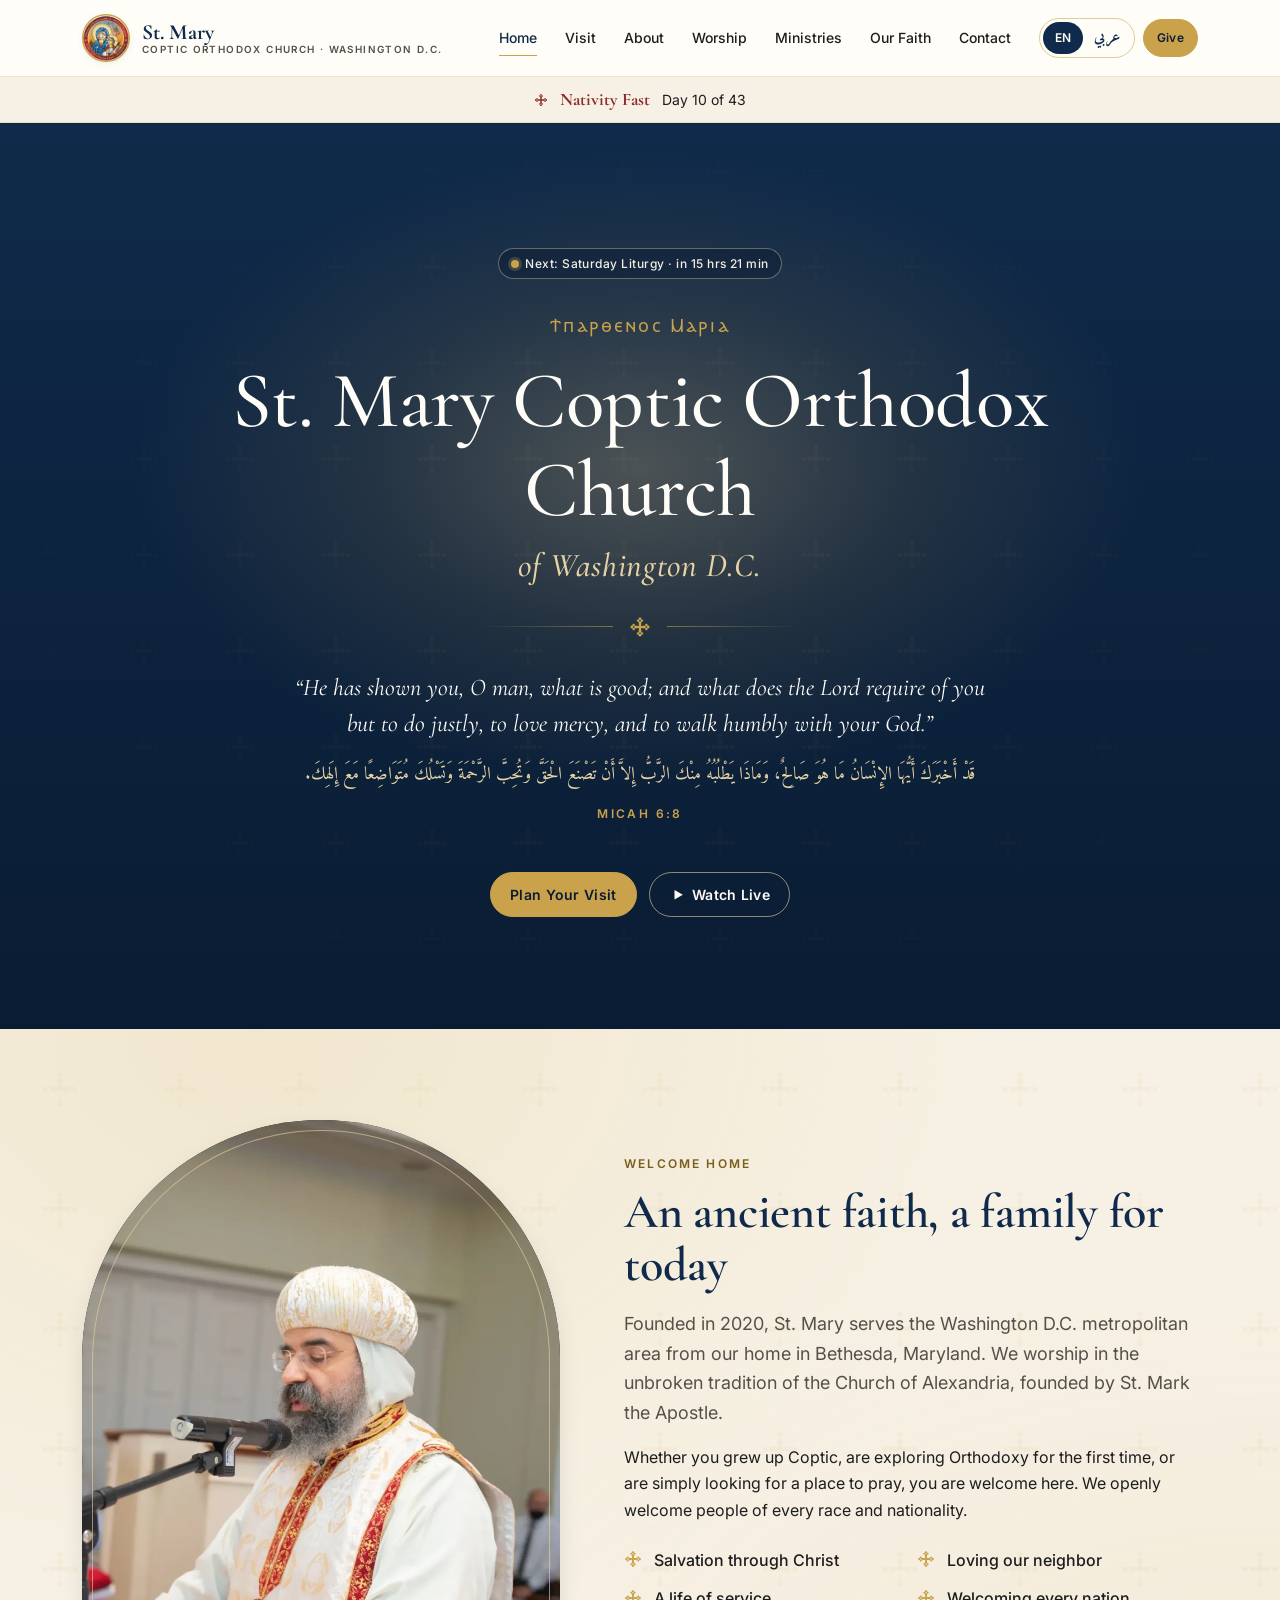
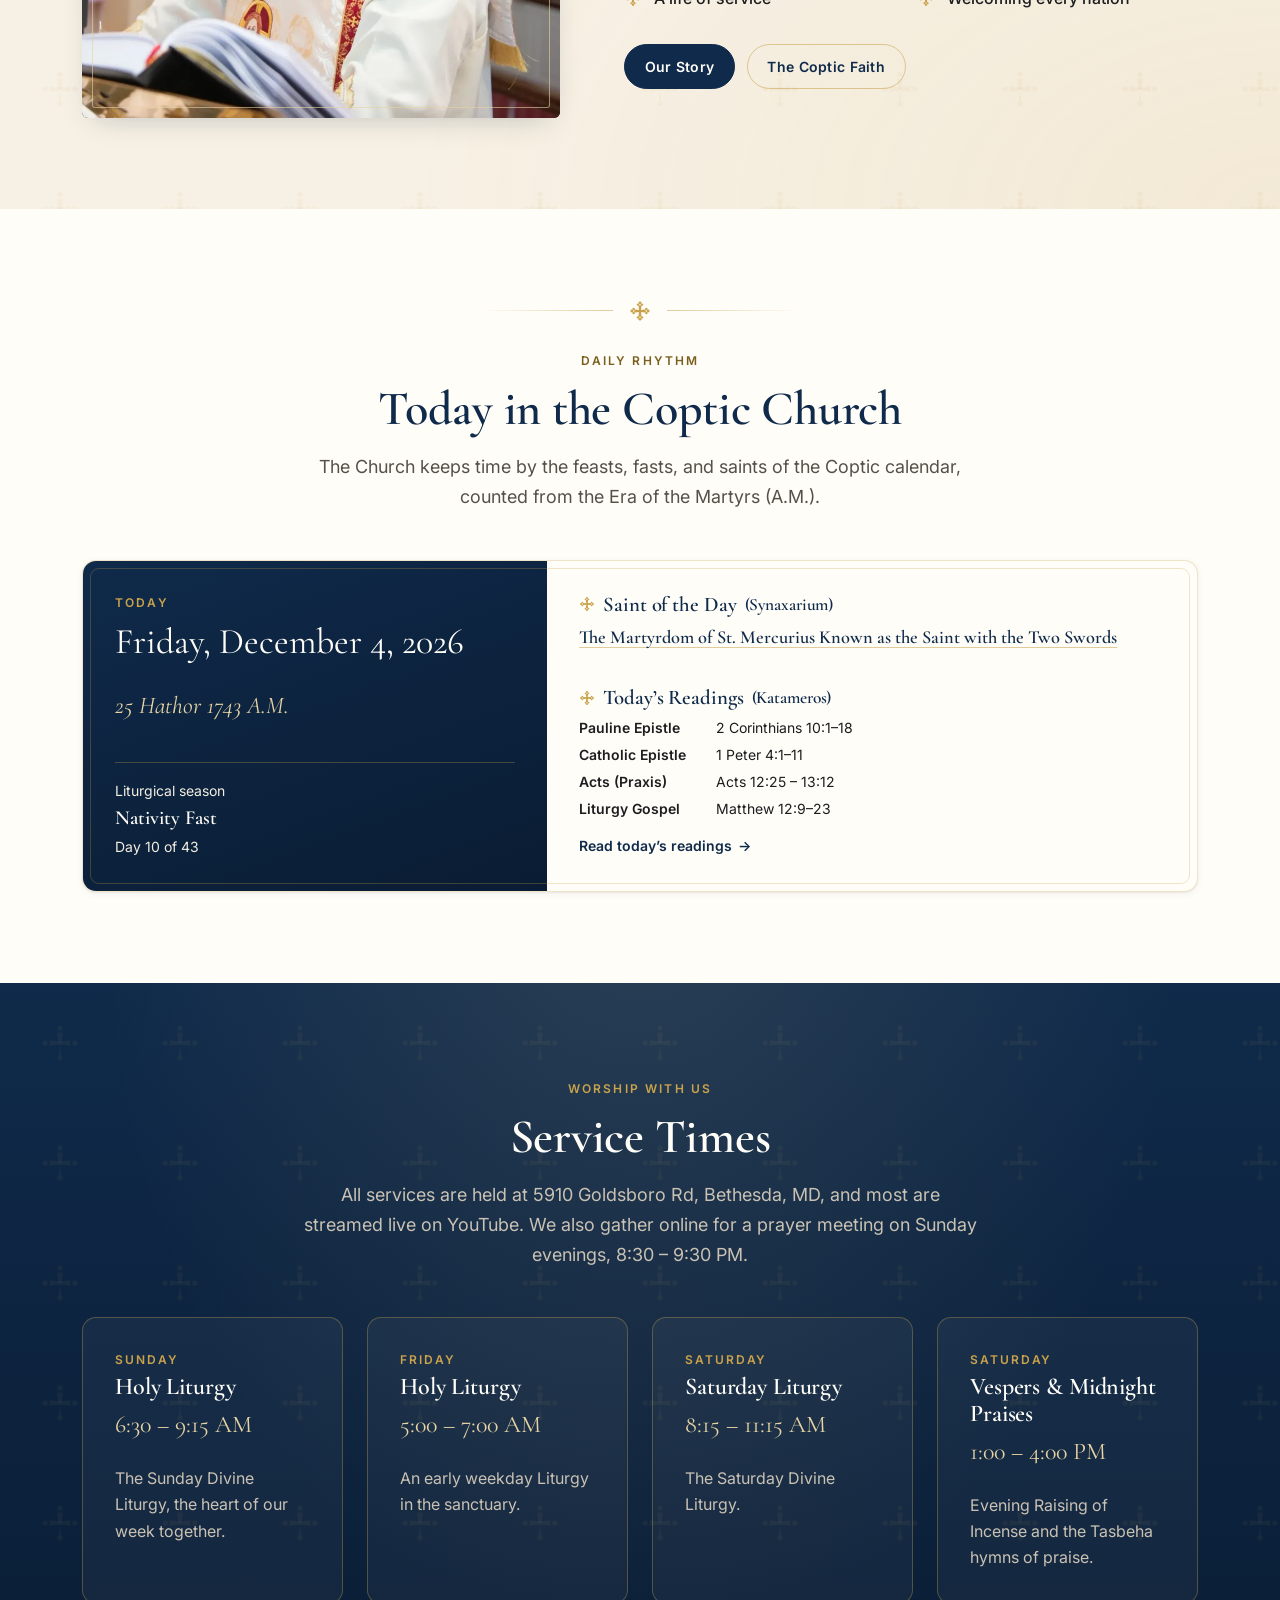
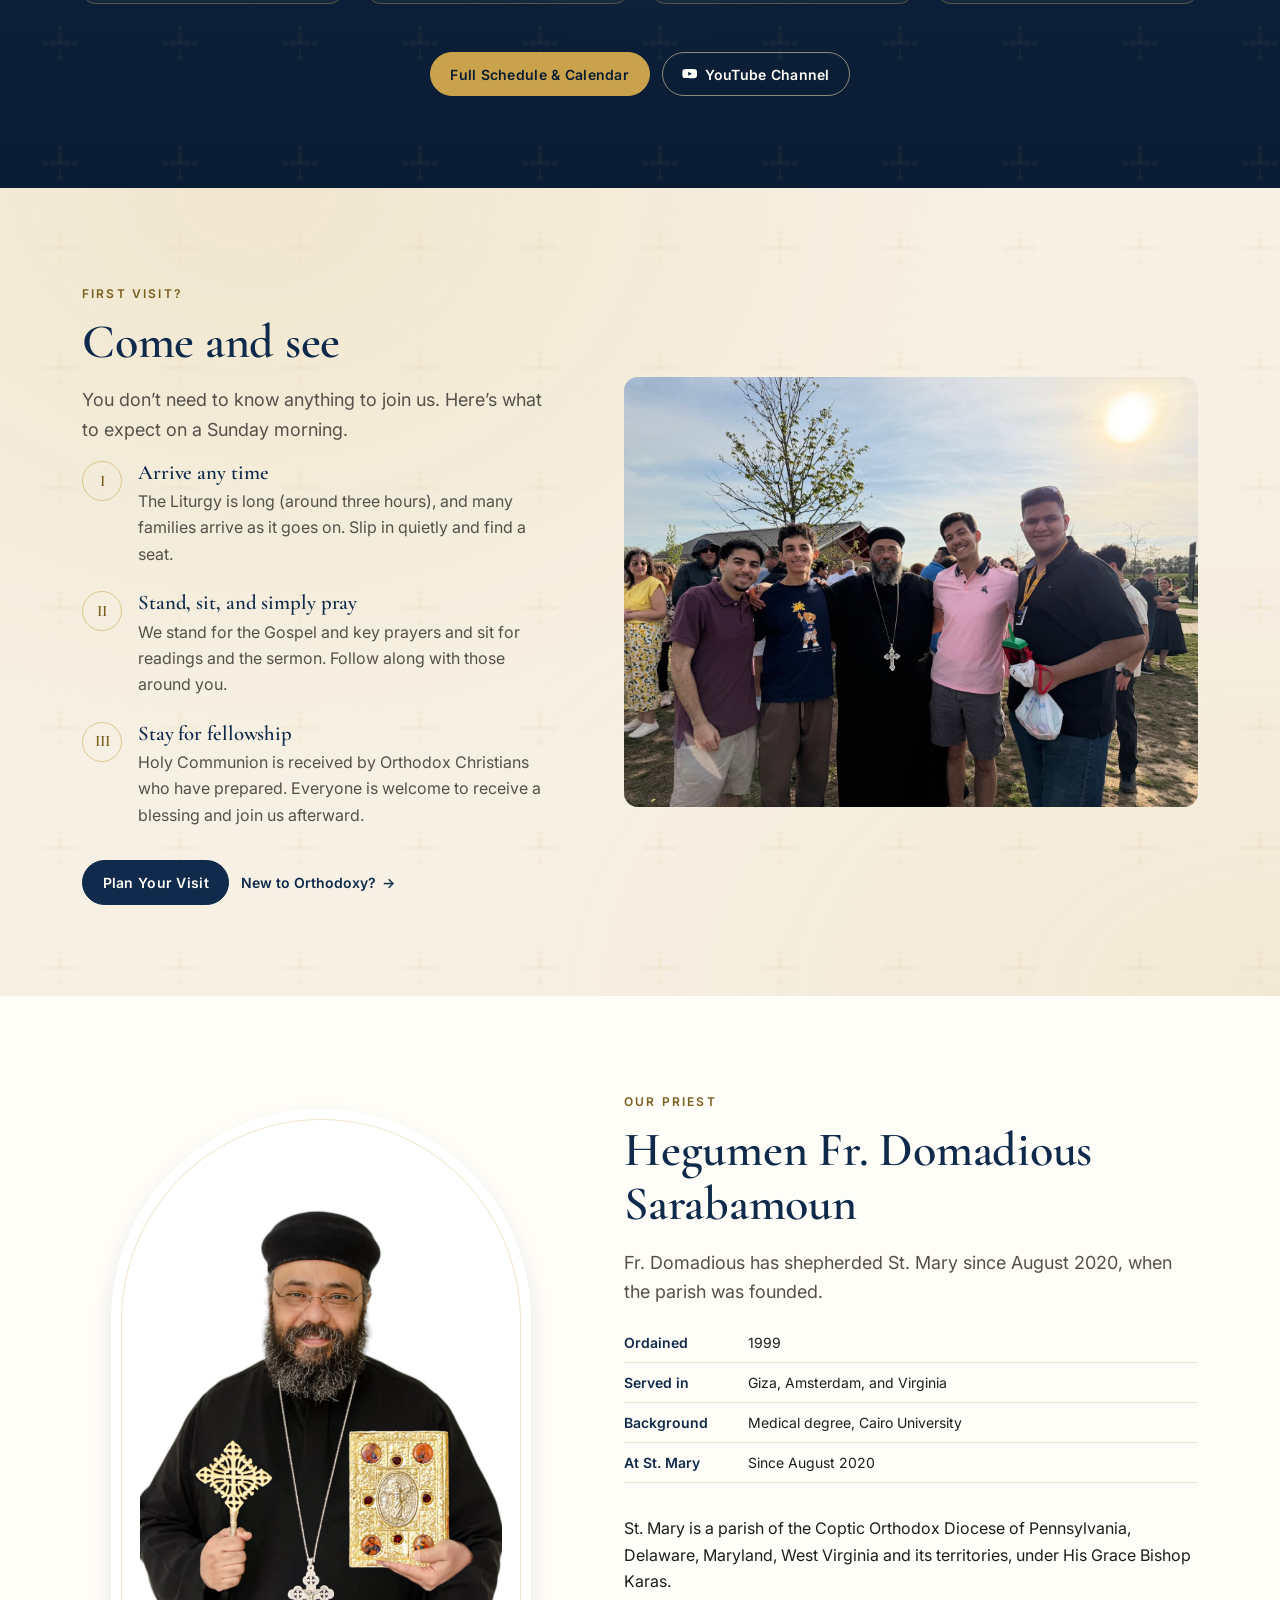
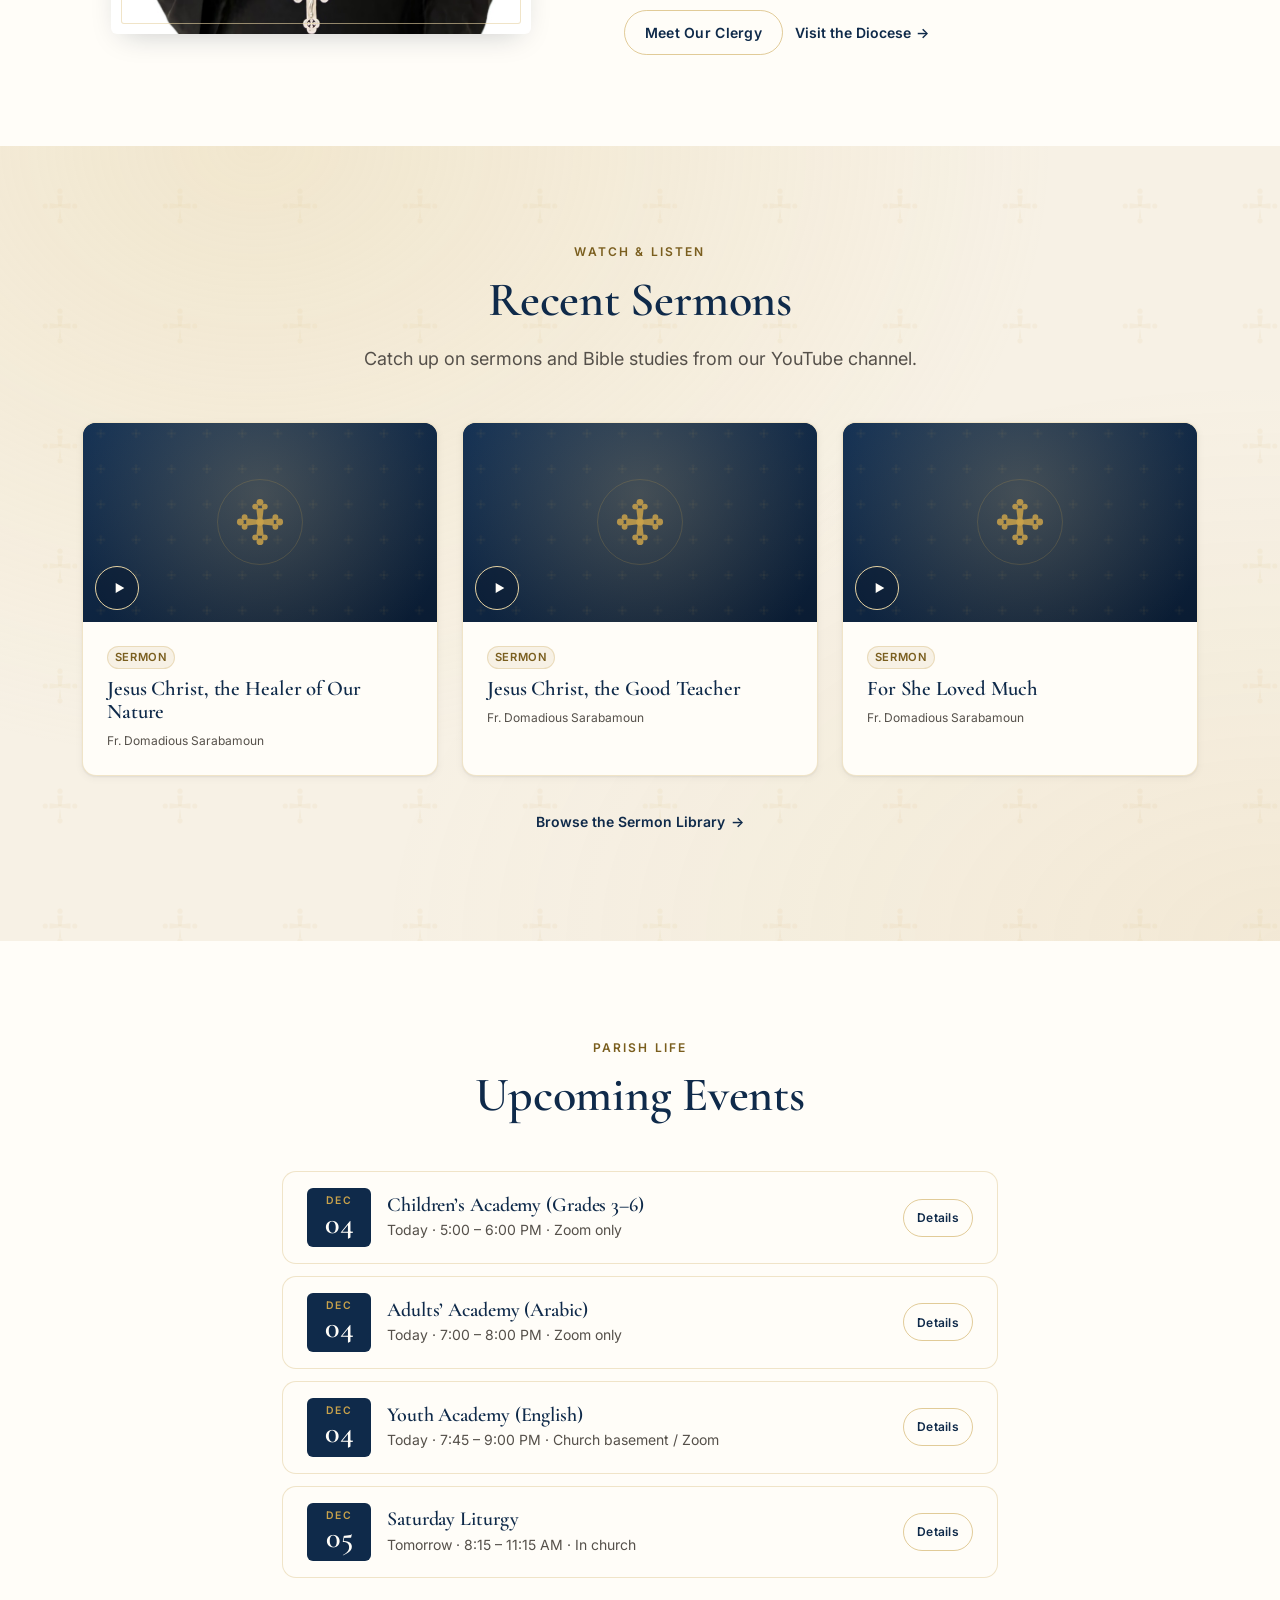
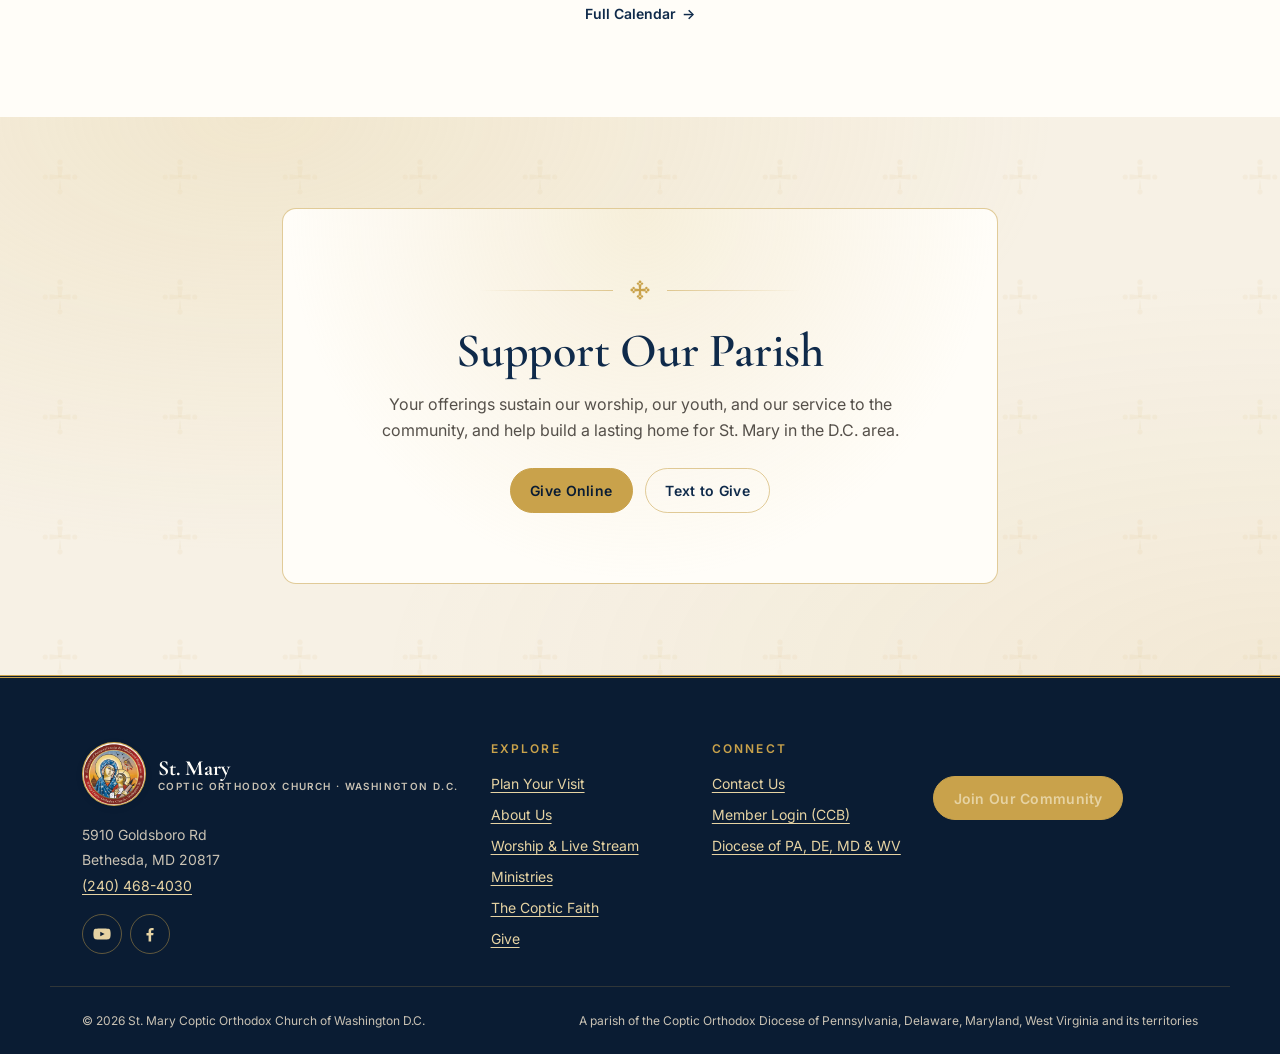
<file: St Mary Website/index.html>
<!DOCTYPE html>
<html lang="en" dir="ltr">
<head>
  <!-- Google tag (gtag.js) -->
  <script async src="https://www.googletagmanager.com/gtag/js?id=G-9L62ETL212"></script>
  <script>
    window.dataLayer = window.dataLayer || [];
    function gtag(){dataLayer.push(arguments);}
    gtag('js', new Date());

    gtag('config', 'G-9L62ETL212');
  </script>
  <meta charset="utf-8">
  <meta name="viewport" content="width=device-width, initial-scale=1">
  <title>St. Mary Coptic Orthodox Church · Washington D.C.</title>
  <meta name="description" content="St. Mary Coptic Orthodox Church of Washington D.C., serving the D.C. metro area from Bethesda, Maryland. All are welcome.">
  <link rel="icon" href="images/logo.jpg">
  <link rel="preconnect" href="https://fonts.googleapis.com">
  <link rel="preconnect" href="https://fonts.gstatic.com" crossorigin>
  <link href="https://fonts.googleapis.com/css2?family=Amiri:wght@400;700&family=Cormorant+Garamond:ital,wght@0,500;0,600;0,700;1,500&family=Inter:wght@400;500;600;700&family=Noto+Sans+Coptic&display=swap" rel="stylesheet">
  <link rel="stylesheet" href="css/styles.css?v=20261017d">
</head>
<body>

  <!-- ============ SVG sprite: the Coptic cross + icons (drawn for this site) ============ -->
  <svg width="0" height="0" style="position:absolute" aria-hidden="true" focusable="false">
    <defs>
      <!-- Coptic cross: four equal flared arms, each ending in a trefoil (three budded circles) -->
      <symbol id="coptic-cross" viewBox="0 0 100 100">
        <g id="cross-arm">
          <path d="M46 50 43 24h14l-3 26z"/>
          <circle cx="50" cy="13" r="6.5"/>
          <circle cx="41" cy="21" r="5.5"/>
          <circle cx="59" cy="21" r="5.5"/>
        </g>
        <use href="#cross-arm" transform="rotate(90 50 50)"/>
        <use href="#cross-arm" transform="rotate(180 50 50)"/>
        <use href="#cross-arm" transform="rotate(270 50 50)"/>
        <circle cx="50" cy="50" r="7"/>
      </symbol>
      <symbol id="i-play" viewBox="0 0 24 24"><path d="M7 4.5v15l13-7.5z"/></symbol>
      <symbol id="i-youtube" viewBox="0 0 24 24"><path d="M23 7.2a3 3 0 0 0-2.1-2.1C19 4.6 12 4.6 12 4.6s-7 0-8.9.5A3 3 0 0 0 1 7.2 31 31 0 0 0 .5 12 31 31 0 0 0 1 16.8a3 3 0 0 0 2.1 2.1c1.9.5 8.9.5 8.9.5s7 0 8.9-.5a3 3 0 0 0 2.1-2.1c.4-1.6.5-3.2.5-4.8s-.1-3.2-.5-4.8zM9.7 15.1V8.9l5.8 3.1z"/></symbol>
      <symbol id="i-facebook" viewBox="0 0 24 24"><path d="M13.5 22v-8.2h2.8l.4-3.2h-3.2V8.5c0-.9.3-1.6 1.6-1.6h1.7V4.1c-.3 0-1.3-.1-2.5-.1-2.5 0-4.2 1.5-4.2 4.3v2.4H7.3v3.2h2.8V22z"/></symbol>
      <symbol id="i-pin" viewBox="0 0 24 24"><path d="M12 2a7 7 0 0 0-7 7c0 5.2 7 13 7 13s7-7.8 7-13a7 7 0 0 0-7-7zm0 9.5A2.5 2.5 0 1 1 12 6.5a2.5 2.5 0 0 1 0 5z"/></symbol>
      <symbol id="i-phone" viewBox="0 0 24 24"><path d="M6.6 10.8a15.1 15.1 0 0 0 6.6 6.6l2.2-2.2c.3-.3.7-.4 1-.2 1.1.4 2.3.6 3.6.6.6 0 1 .4 1 1V20c0 .6-.4 1-1 1A17 17 0 0 1 3 4c0-.6.4-1 1-1h3.5c.6 0 1 .4 1 1 0 1.3.2 2.5.6 3.6.1.3 0 .7-.2 1z"/></symbol>
      <symbol id="i-mail" viewBox="0 0 24 24"><path d="M20 4H4a2 2 0 0 0-2 2v12a2 2 0 0 0 2 2h16a2 2 0 0 0 2-2V6a2 2 0 0 0-2-2zm0 4-8 5-8-5V6l8 5 8-5z"/></symbol>
      <symbol id="i-clock" viewBox="0 0 24 24"><path d="M12 2a10 10 0 1 0 0 20 10 10 0 0 0 0-20zm1 10.4 3.5 2.1-.8 1.3L11 13V7h2z"/></symbol>
    </defs>
  </svg>

  <a class="skip-link" href="#main">Skip to main content</a>

  <!-- ============ Header ============ -->
  <header class="site-header">
    <div class="container header-inner">
      <a class="brand" href="index.html" aria-label="St. Mary Coptic Orthodox Church, home">
        <span class="brand-mark"><img src="images/logo.jpg" alt="" width="64" height="64"></span>
        <span class="brand-text">
          <span class="brand-name">St. Mary</span>
          <span class="brand-sub">Coptic Orthodox Church · Washington D.C.</span>
        </span>
      </a>

      <nav id="site-nav" class="site-nav" aria-label="Main">
        <button class="nav-close" type="button" aria-label="Close menu">
          <svg viewBox="0 0 24 24" fill="none" stroke-width="1.8" stroke-linecap="round" aria-hidden="true"><path d="M5 5l14 14M19 5L5 19"/></svg>
        </button>
        <ul class="nav-list">
          <li><a href="index.html" aria-current="page">Home</a></li>
          <li><a href="visit.html">Visit</a></li>
          <li><a href="about.html">About</a></li>
          <li><a href="worship.html">Worship</a></li>
          <li><a href="ministries.html">Ministries</a></li>
          <li><a href="faith.html">Our Faith</a></li>
          <li><a href="contact.html">Contact</a></li>
        </ul>
        <div class="lang-toggle" role="group" aria-label="Language">
          <button type="button" aria-pressed="true" lang="en">EN</button>
          <button type="button" aria-pressed="false" lang="ar">عربي</button>
        </div>
        <div class="nav-extra">
          <a class="btn btn--gold" href="give.html">Give</a>
          <a href="https://copadiocese.ccbchurch.com/goto/login" target="_blank" rel="noopener">Member Login (CCB)</a>
          <a href="tel:+12404684030">(240) 468-4030</a>
        </div>
      </nav>

      <div class="header-actions">
        <div class="lang-toggle header-lang" role="group" aria-label="Language">
          <button type="button" aria-pressed="true" lang="en">EN</button>
          <button type="button" aria-pressed="false" lang="ar">عربي</button>
        </div>
        <a class="btn btn--gold btn--sm" href="give.html">Give</a>
        <button class="menu-btn" type="button" aria-label="Open menu" aria-expanded="false" aria-controls="site-nav">
          <svg viewBox="0 0 24 24" fill="none" stroke-width="1.8" stroke-linecap="round" aria-hidden="true"><path d="M4 7h16M4 12h16M4 17h16"/></svg>
        </button>
      </div>
    </div>
    <div class="nav-scrim" aria-hidden="true"></div>
  </header>

  <!-- ============ Fasting-season banner (js/main.js shows it only while a fast is active) ============ -->
  <aside class="fast-banner" aria-label="Current fasting season" data-fast-banner>
    <div class="container">
      <svg class="cross" aria-hidden="true"><use href="#coptic-cross"/></svg>
      <strong data-dynamic data-fast-name>Nativity Fast</strong>
      <span data-dynamic data-fast-day>Day 12 of 43</span>
    </div>
  </aside>


  <main id="main">

    <!-- ============ Hero ============ -->
    <section class="hero" aria-labelledby="hero-title">
      <div class="hero-glow" aria-hidden="true"></div>
      <div class="container hero-inner">

        <a class="status-pill" href="https://www.youtube.com/@saintmarydc/live" target="_blank" rel="noopener" data-live-pill>
          <span class="status-dot" aria-hidden="true"></span>
          <span data-dynamic data-live-text>Next: Sunday Divine Liturgy · in 1 day 14 hrs</span>
        </a>

        <p class="hero-coptic reveal">
          <span lang="cop">Ϯⲡⲁⲣⲑⲉⲛⲟⲥ Ⲙⲁⲣⲓⲁ</span>
        </p>

        <h1 id="hero-title" class="reveal reveal-delay-1">
          St. Mary Coptic Orthodox Church
          <span class="h1-line2">of Washington D.C.</span>
        </h1>

        <div class="divider reveal reveal-delay-2" aria-hidden="true"><svg class="cross"><use href="#coptic-cross"/></svg></div>

        <figure class="verse reveal reveal-delay-2">
          <blockquote>
            <p class="verse-en">“He has shown you, O man, what is good; and what does the Lord require of you but to do justly, to love mercy, and to walk humbly with your God.”</p>
            <p class="verse-ar" lang="ar" dir="rtl">قَدْ أَخْبَرَكَ أَيُّهَا الإِنْسَانُ مَا هُوَ صَالِحٌ، وَمَاذَا يَطْلُبُهُ مِنْكَ الرَّبُّ إِلاَّ أَنْ تَصْنَعَ الْحَقَّ وَتُحِبَّ الرَّحْمَةَ وَتَسْلُكَ مُتَوَاضِعًا مَعَ إِلَهِكَ.</p>
          </blockquote>
          <figcaption><cite>Micah 6:8</cite></figcaption>
        </figure>

        <div class="btn-row reveal reveal-delay-3">
          <a class="btn btn--gold" href="visit.html">Plan Your Visit</a>
          <a class="btn btn--ghost-light" href="https://www.youtube.com/@saintmarydc/live" target="_blank" rel="noopener">
            <svg class="icon" aria-hidden="true"><use href="#i-play"/></svg> Watch Live
          </a>
        </div>
      </div>
    </section>

    <!-- ============ Welcome ============ -->
    <section class="section section--parchment" aria-labelledby="welcome-title">
      <div class="container split">
        <figure class="photo photo--arch reveal">
          <img src="images/sanctuary.jpg" data-placeholder="images/placeholder-lapis.svg"
               alt="A priest in white and gold vestments praying from the altar during the Divine Liturgy" width="800" height="1000" style="object-position: 52% 40%;">
          <figcaption>Photo: Sanctuary during Liturgy</figcaption>
        </figure>

        <div class="reveal reveal-delay-1">
          <span class="eyebrow">Welcome Home</span>
          <h2 id="welcome-title">An ancient faith, a family for today</h2>
          <p class="lede">Founded in 2020, St. Mary serves the Washington D.C. metropolitan area from our home in Bethesda, Maryland. We worship in the unbroken tradition of the Church of Alexandria, founded by St. Mark the Apostle.</p>
          <p>Whether you grew up Coptic, are exploring Orthodoxy for the first time, or are simply looking for a place to pray, you are welcome here. We openly welcome people of every race and nationality.</p>
          <ul class="values">
            <li><svg class="cross" aria-hidden="true"><use href="#coptic-cross"/></svg> Salvation through Christ</li>
            <li><svg class="cross" aria-hidden="true"><use href="#coptic-cross"/></svg> Loving our neighbor</li>
            <li><svg class="cross" aria-hidden="true"><use href="#coptic-cross"/></svg> A life of service</li>
            <li><svg class="cross" aria-hidden="true"><use href="#coptic-cross"/></svg> Welcoming every nation</li>
          </ul>
          <div class="btn-row">
            <a class="btn btn--primary" href="about.html">Our Story</a>
            <a class="btn btn--ghost" href="faith.html">The Coptic Faith</a>
          </div>
        </div>
      </div>
    </section>

    <!-- ============ Today in the Coptic Church ============ -->
    <section class="section section--ivory" aria-labelledby="today-title">
      <div class="container">
        <div class="section-head reveal">
          <div class="divider" aria-hidden="true"><svg class="cross"><use href="#coptic-cross"/></svg></div>
          <span class="eyebrow">Daily Rhythm</span>
          <h2 id="today-title">Today in the Coptic Church</h2>
          <p>The Church keeps time by the feasts, fasts, and saints of the Coptic calendar, counted from the Era of the Martyrs (A.M.).</p>
        </div>

        <article class="card card--framed today reveal" aria-label="Today in the Coptic Church">
          <div class="today-date">
            <span class="eyebrow">Today</span>
            <p class="today-greg" data-dynamic data-today="gregorian">Saturday, September 26, 2026</p>
            <p class="today-coptic" data-dynamic data-today="coptic">16 Thout 1743 A.M.</p>
            <div class="today-season">
              <span>Liturgical season</span>
              <strong data-dynamic data-today="season">Season of the Nayrouz</strong>
              <span data-dynamic data-today="season-note"></span>
            </div>
          </div>
          <div class="today-body">
            <div class="today-item">
              <h3><svg class="cross" aria-hidden="true"><use href="#coptic-cross"/></svg> Saint of the Day <small>(Synaxarium)</small></h3>
              <!-- Filled by js/main.js from js/readings-data.js (collected from CopticChurch.net) -->
              <ul class="saints" data-dynamic data-today-saints>
                <li><a href="https://www.copticchurch.net/synaxarium/2_5.html#1" target="_blank" rel="noopener">The Martyrdom of St. Paul, Patriarch of Constantinople</a></li>
              </ul>
            </div>
            <div class="today-item">
              <h3><svg class="cross" aria-hidden="true"><use href="#coptic-cross"/></svg> Today’s Readings <small>(Katameros)</small></h3>
              <ul>
                <li><span>Pauline Epistle</span> <em data-dynamic data-reading="p">2 Timothy 3:10 – 4:22</em></li>
                <li><span>Catholic Epistle</span> <em data-dynamic data-reading="c">1 Peter 5:1–14</em></li>
                <li><span>Acts (Praxis)</span> <em data-dynamic data-reading="a">Acts 20:17–38</em></li>
                <li><span>Liturgy Gospel</span> <em data-dynamic data-reading="g">John 10:1–16</em></li>
              </ul>
              <a class="link-arrow today-link" data-today-readings-link href="https://www.copticchurch.net/readings" target="_blank" rel="noopener">Read today’s readings</a>
            </div>
          </div>
        </article>
      </div>
    </section>

    <!-- ============ Service times ============ -->
    <section class="section section--lapis" aria-labelledby="services-title">
      <div class="container">
        <div class="section-head reveal">
          <span class="eyebrow">Worship With Us</span>
          <h2 id="services-title">Service Times</h2>
          <p>All services are held at 5910 Goldsboro Rd, Bethesda, MD, and most are streamed live on YouTube. We also gather online for a prayer meeting on Sunday evenings, 8:30 – 9:30 PM.</p>
        </div>

        <div class="grid grid--4">
          <article class="card card--dark service reveal">
            <span class="service-day">Sunday</span>
            <h3>Holy Liturgy</h3>
            <p class="service-time">6:30 – 9:15 AM</p>
            <p>The Sunday Divine Liturgy, the heart of our week together.</p>
          </article>
          <article class="card card--dark service reveal reveal-delay-1">
            <span class="service-day">Friday</span>
            <h3>Holy Liturgy</h3>
            <p class="service-time">5:00 – 7:00 AM</p>
            <p>An early weekday Liturgy in the sanctuary.</p>
          </article>
          <article class="card card--dark service reveal reveal-delay-2">
            <span class="service-day">Saturday</span>
            <h3>Saturday Liturgy</h3>
            <p class="service-time">8:15 – 11:15 AM</p>
            <p>The Saturday Divine Liturgy.</p>
          </article>
          <article class="card card--dark service reveal reveal-delay-3">
            <span class="service-day">Saturday</span>
            <h3>Vespers &amp; Midnight Praises</h3>
            <p class="service-time">1:00 – 4:00 PM</p>
            <p>Evening Raising of Incense and the Tasbeha hymns of praise.</p>
          </article>
        </div>

        <div class="btn-row reveal" style="justify-content:center; margin-top: var(--space-7);">
          <a class="btn btn--gold" href="worship.html">Full Schedule &amp; Calendar</a>
          <a class="btn btn--ghost-light" href="https://www.youtube.com/@saintmarydc" target="_blank" rel="noopener">
            <svg class="icon" aria-hidden="true"><use href="#i-youtube"/></svg> YouTube Channel
          </a>
        </div>
      </div>
    </section>

    <!-- ============ First visit ============ -->
    <section class="section section--parchment" aria-labelledby="visit-title">
      <div class="container split split--reverse">
        <figure class="photo reveal">
          <img src="images/community.jpg" data-placeholder="images/placeholder-parchment.svg"
               alt="A priest with young men of the parish at an outdoor church gathering" width="800" height="600">
          <figcaption>Photo: Fellowship after Liturgy</figcaption>
        </figure>

        <div class="reveal reveal-delay-1">
          <span class="eyebrow">First Visit?</span>
          <h2 id="visit-title">Come and see</h2>
          <p class="lede">You don’t need to know anything to join us. Here’s what to expect on a Sunday morning.</p>
          <ol class="steps">
            <li>
              <h3>Arrive any time</h3>
              <p>The Liturgy is long (around three hours), and many families arrive as it goes on. Slip in quietly and find a seat.</p>
            </li>
            <li>
              <h3>Stand, sit, and simply pray</h3>
              <p>We stand for the Gospel and key prayers and sit for readings and the sermon. Follow along with those around you.</p>
            </li>
            <li>
              <h3>Stay for fellowship</h3>
              <p>Holy Communion is received by Orthodox Christians who have prepared. Everyone is welcome to receive a blessing and join us afterward.</p>
            </li>
          </ol>
          <div class="btn-row" style="margin-top: var(--space-6);">
            <a class="btn btn--primary" href="visit.html">Plan Your Visit</a>
            <a class="link-arrow" href="visit.html#new-to-orthodoxy">New to Orthodoxy?</a>
          </div>
        </div>
      </div>
    </section>

    <!-- ============ Our Priest ============ -->
    <section class="section section--ivory" aria-labelledby="priest-title">
      <div class="container split">
        <figure class="photo photo--arch photo--cutout reveal" style="max-width: 420px; margin-inline: auto; width: 100%;">
          <img src="images/fr-domadious.jpg" data-placeholder="images/placeholder-lapis.svg"
               alt="Portrait of Hegumen Fr. Domadious Sarabamoun" width="800" height="1000">
          <figcaption>Photo: Fr. Domadious (portrait)</figcaption>
        </figure>

        <div class="reveal reveal-delay-1">
          <span class="eyebrow">Our Priest</span>
          <h2 id="priest-title">Hegumen Fr. Domadious Sarabamoun</h2>
          <p class="lede">Fr. Domadious has shepherded St. Mary since August 2020, when the parish was founded.</p>
          <ul class="priest-facts">
            <li><span>Ordained</span><span>1999</span></li>
            <li><span>Served in</span><span>Giza, Amsterdam, and Virginia</span></li>
            <li><span>Background</span><span>Medical degree, Cairo University</span></li>
            <li><span>At St. Mary</span><span>Since August 2020</span></li>
          </ul>
          <p>St. Mary is a parish of the Coptic Orthodox Diocese of Pennsylvania, Delaware, Maryland, West Virginia and its territories, under His Grace Bishop Karas.</p>
          <div class="btn-row">
            <a class="btn btn--ghost" href="about.html#priest">Meet Our Clergy</a>
            <a class="link-arrow" href="https://copticpa.org" target="_blank" rel="noopener">Visit the Diocese</a>
          </div>
        </div>
      </div>
    </section>

    <!-- ============ Recent sermons ============ -->
    <section class="section section--parchment" aria-labelledby="sermons-title">
      <div class="container">
        <div class="section-head reveal">
          <span class="eyebrow">Watch &amp; Listen</span>
          <h2 id="sermons-title">Recent Sermons</h2>
          <p>Catch up on sermons and Bible studies from our YouTube channel.</p>
        </div>

        <div class="grid grid--3">
          <article class="card video-card reveal">
            <figure class="photo">
              <img src="https://i.ytimg.com/vi/uDGM41vdzZE/hqdefault.jpg" data-placeholder="images/placeholder-lapis.svg" alt="" width="480" height="360" loading="lazy">
              <div class="play" aria-hidden="true"><span><svg><use href="#i-play"/></svg></span></div>
            </figure>
            <div class="video-body">
              <span class="tag">Sermon</span>
              <h3><a href="https://www.youtube.com/watch?v=uDGM41vdzZE" target="_blank" rel="noopener">Jesus Christ, the Healer of Our Nature<span class="visually-hidden"> (opens in new tab)</span></a></h3>
              <p class="video-meta">Fr. Domadious Sarabamoun</p>
            </div>
          </article>
          <article class="card video-card reveal reveal-delay-1">
            <figure class="photo">
              <img src="https://i.ytimg.com/vi/EcGF-8CyWA0/hqdefault.jpg" data-placeholder="images/placeholder-lapis.svg" alt="" width="480" height="360" loading="lazy">
              <div class="play" aria-hidden="true"><span><svg><use href="#i-play"/></svg></span></div>
            </figure>
            <div class="video-body">
              <span class="tag">Sermon</span>
              <h3><a href="https://www.youtube.com/watch?v=EcGF-8CyWA0" target="_blank" rel="noopener">Jesus Christ, the Good Teacher<span class="visually-hidden"> (opens in new tab)</span></a></h3>
              <p class="video-meta">Fr. Domadious Sarabamoun</p>
            </div>
          </article>
          <article class="card video-card reveal reveal-delay-2">
            <figure class="photo">
              <img src="https://i.ytimg.com/vi/mK6HLzrKXrw/hqdefault.jpg" data-placeholder="images/placeholder-lapis.svg" alt="" width="480" height="360" loading="lazy">
              <div class="play" aria-hidden="true"><span><svg><use href="#i-play"/></svg></span></div>
            </figure>
            <div class="video-body">
              <span class="tag">Sermon</span>
              <h3><a href="https://www.youtube.com/watch?v=mK6HLzrKXrw" target="_blank" rel="noopener">For She Loved Much<span class="visually-hidden"> (opens in new tab)</span></a></h3>
              <p class="video-meta">Fr. Domadious Sarabamoun</p>
            </div>
          </article>
        </div>

        <p style="text-align:center; margin-top: var(--space-6);"><a class="link-arrow" href="worship.html#sermons">Browse the Sermon Library</a></p>
      </div>
    </section>

    <!-- ============ Upcoming events ============ -->
    <section class="section section--ivory" aria-labelledby="events-title">
      <div class="container container--narrow">
        <div class="section-head reveal">
          <span class="eyebrow">Parish Life</span>
          <h2 id="events-title">Upcoming Events</h2>
        </div>

        <!-- Filled by js/main.js with the next four events from the weekly schedule.
             The items below are a fallback for browsers without JavaScript. -->
        <ul class="events" data-upcoming data-dynamic>
          <li class="event">
            <div class="event-date"><span class="m">Oct</span><span class="d">16</span></div>
            <div><h3>Holy Liturgy</h3><p>Friday · 5:00 – 7:00 AM · Sanctuary</p></div>
            <a class="btn btn--ghost btn--sm" href="worship.html#schedule">Details</a>
          </li>
          <li class="event">
            <div class="event-date"><span class="m">Oct</span><span class="d">16</span></div>
            <div><h3>Children’s Academy (Grades 3–6)</h3><p>Friday · 5:00 – 6:00 PM · Zoom only</p></div>
            <a class="btn btn--ghost btn--sm" href="ministries.html#sunday-school">Details</a>
          </li>
          <li class="event">
            <div class="event-date"><span class="m">Oct</span><span class="d">16</span></div>
            <div><h3>Adults’ Academy (Arabic)</h3><p>Friday · 7:00 – 8:00 PM · Zoom only</p></div>
            <a class="btn btn--ghost btn--sm" href="ministries.html#adult-academy">Details</a>
          </li>
          <li class="event">
            <div class="event-date"><span class="m">Oct</span><span class="d">16</span></div>
            <div><h3>Youth Academy (English)</h3><p>Friday · 7:45 – 9:00 PM · Church basement / Zoom</p></div>
            <a class="btn btn--ghost btn--sm" href="ministries.html#youth-english">Details</a>
          </li>
        </ul>

        <div class="ccb-note" style="justify-content: center;">
          <a class="link-arrow" href="worship.html#calendar">Full Calendar</a>
        </div>
      </div>
    </section>


    <!-- ============ Give CTA ============ -->
    <section class="section section--parchment" aria-labelledby="give-title">
      <div class="container container--narrow">
        <div class="give-cta reveal">
          <div class="divider" aria-hidden="true"><svg class="cross"><use href="#coptic-cross"/></svg></div>
          <h2 id="give-title">Support Our Parish</h2>
          <p>Your offerings sustain our worship, our youth, and our service to the community, and help build a lasting home for St. Mary in the D.C. area.</p>
          <div class="btn-row">
            <a class="btn btn--gold" href="give.html">Give Online</a>
            <a class="btn btn--ghost" href="give.html#text-to-give">Text to Give</a>
          </div>
        </div>
      </div>
    </section>
  </main>

  <!-- ============ Footer ============ -->
  <footer class="site-footer">
    <div class="container footer-grid">
      <div>
        <a class="brand" href="index.html" aria-label="St. Mary Coptic Orthodox Church, home">
        <span class="brand-mark"><img src="images/logo.jpg" alt="" width="64" height="64"></span>
        <span class="brand-text">
          <span class="brand-name">St. Mary</span>
          <span class="brand-sub">Coptic Orthodox Church · Washington D.C.</span>
        </span>
      </a>
        <address>
          5910 Goldsboro Rd<br>
          Bethesda, MD 20817<br>
          <a href="tel:+12404684030">(240) 468-4030</a>
        </address>
        <div class="social">
          <a href="https://www.youtube.com/@saintmarydc" aria-label="St. Mary on YouTube" target="_blank" rel="noopener"><svg aria-hidden="true"><use href="#i-youtube"/></svg></a>
          <a href="https://www.facebook.com/SaintmaryDC" aria-label="St. Mary on Facebook" target="_blank" rel="noopener"><svg aria-hidden="true"><use href="#i-facebook"/></svg></a>
        </div>
      </div>

      <div>
        <h2>Explore</h2>
        <ul class="footer-list">
          <li><a href="visit.html">Plan Your Visit</a></li>
          <li><a href="about.html">About Us</a></li>
          <li><a href="worship.html">Worship &amp; Live Stream</a></li>
          <li><a href="ministries.html">Ministries</a></li>
          <li><a href="faith.html">The Coptic Faith</a></li>
          <li><a href="give.html">Give</a></li>
        </ul>
      </div>

      <div>
        <h2>Connect</h2>
        <ul class="footer-list">
          <li><a href="contact.html">Contact Us</a></li>
          <li><a href="https://copadiocese.ccbchurch.com/goto/login" target="_blank" rel="noopener">Member Login (CCB)</a></li>
          <li><a href="https://copticpa.org" target="_blank" rel="noopener">Diocese of PA, DE, MD &amp; WV</a></li>
        </ul>
      </div>

      <div>
        <a class="btn btn--gold footer-join" href="https://copadiocese.ccbchurch.com/goto/login" target="_blank" rel="noopener">Join Our Community</a>
      </div>
    </div>

    <div class="container footer-bottom">
      <span>© <span data-year>2026</span> St. Mary Coptic Orthodox Church of Washington D.C.</span>
      <span>A parish of the Coptic Orthodox Diocese of Pennsylvania, Delaware, Maryland, West Virginia and its territories</span>
    </div>
  </footer>

  <script src="js/readings-data.js?v=20261017d" defer></script>
  <script src="js/main.js?v=20261017d" defer></script>
</body>
</html>
</file>
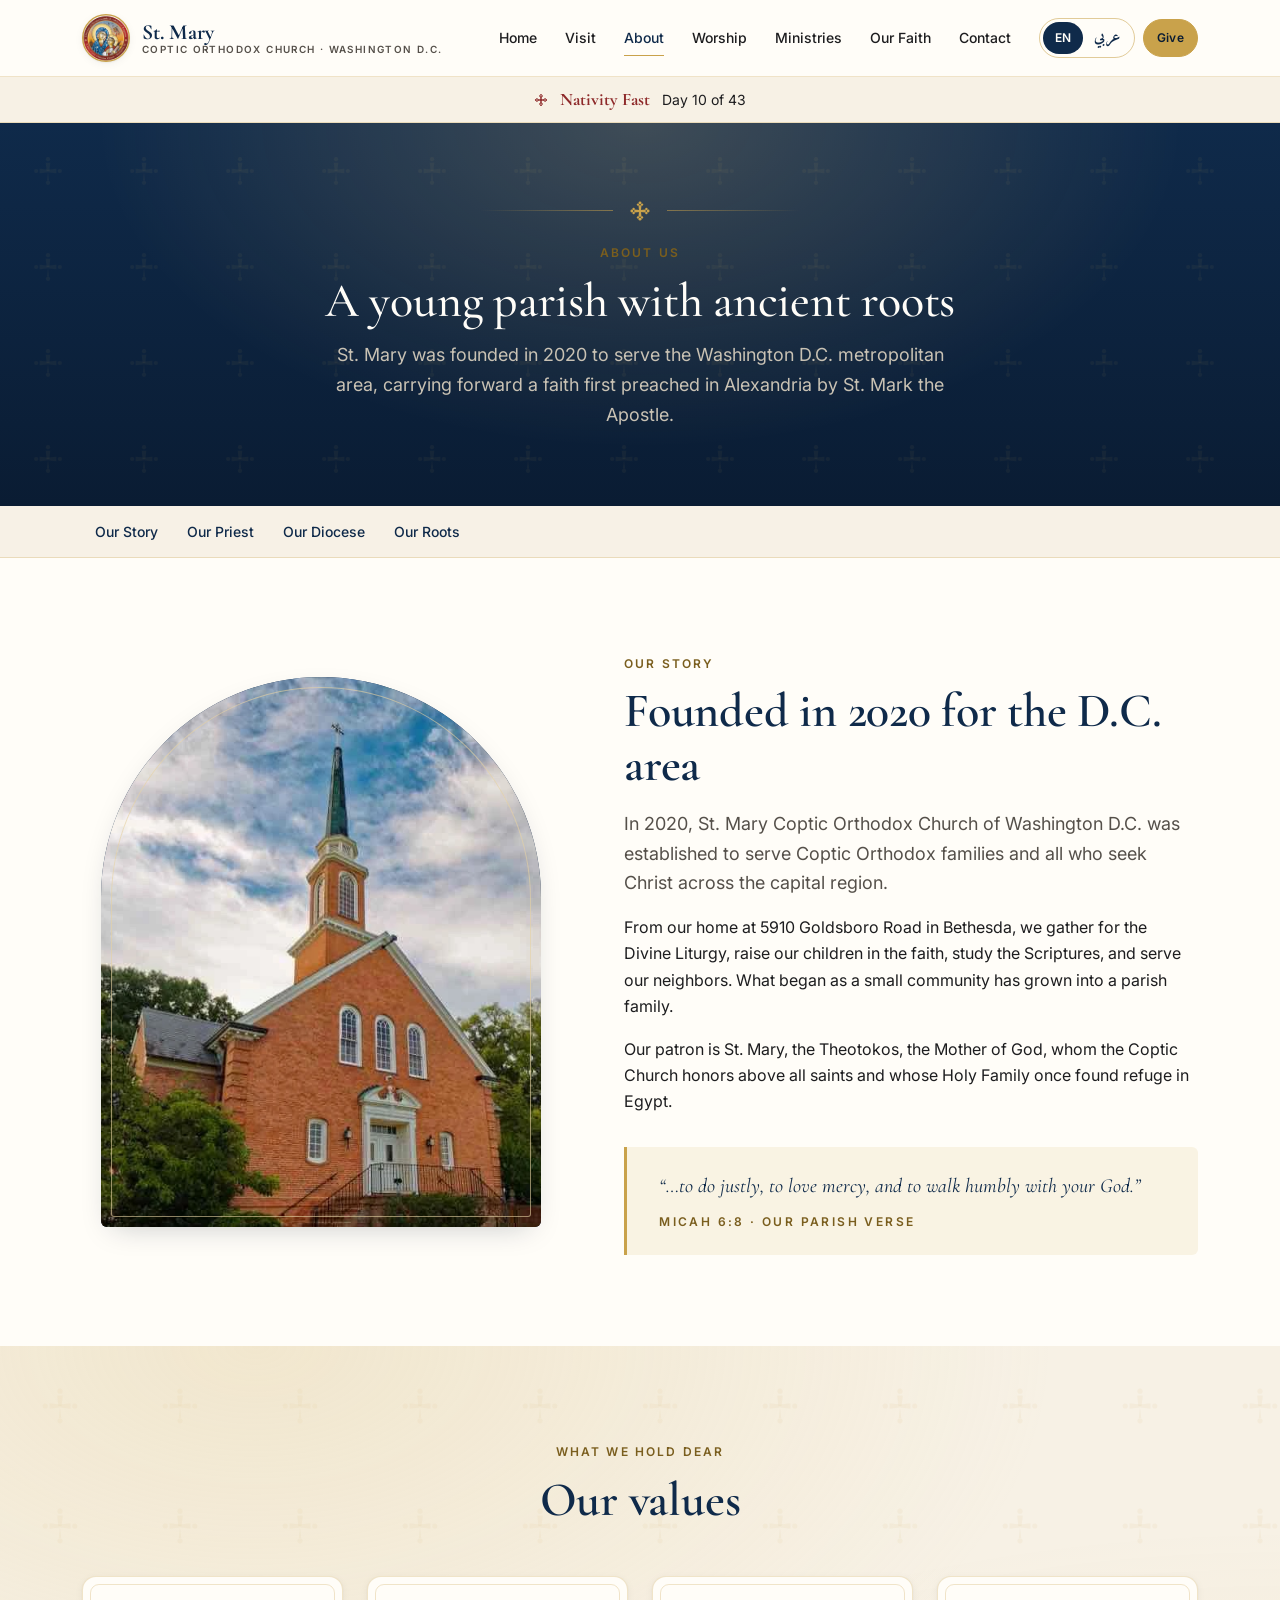
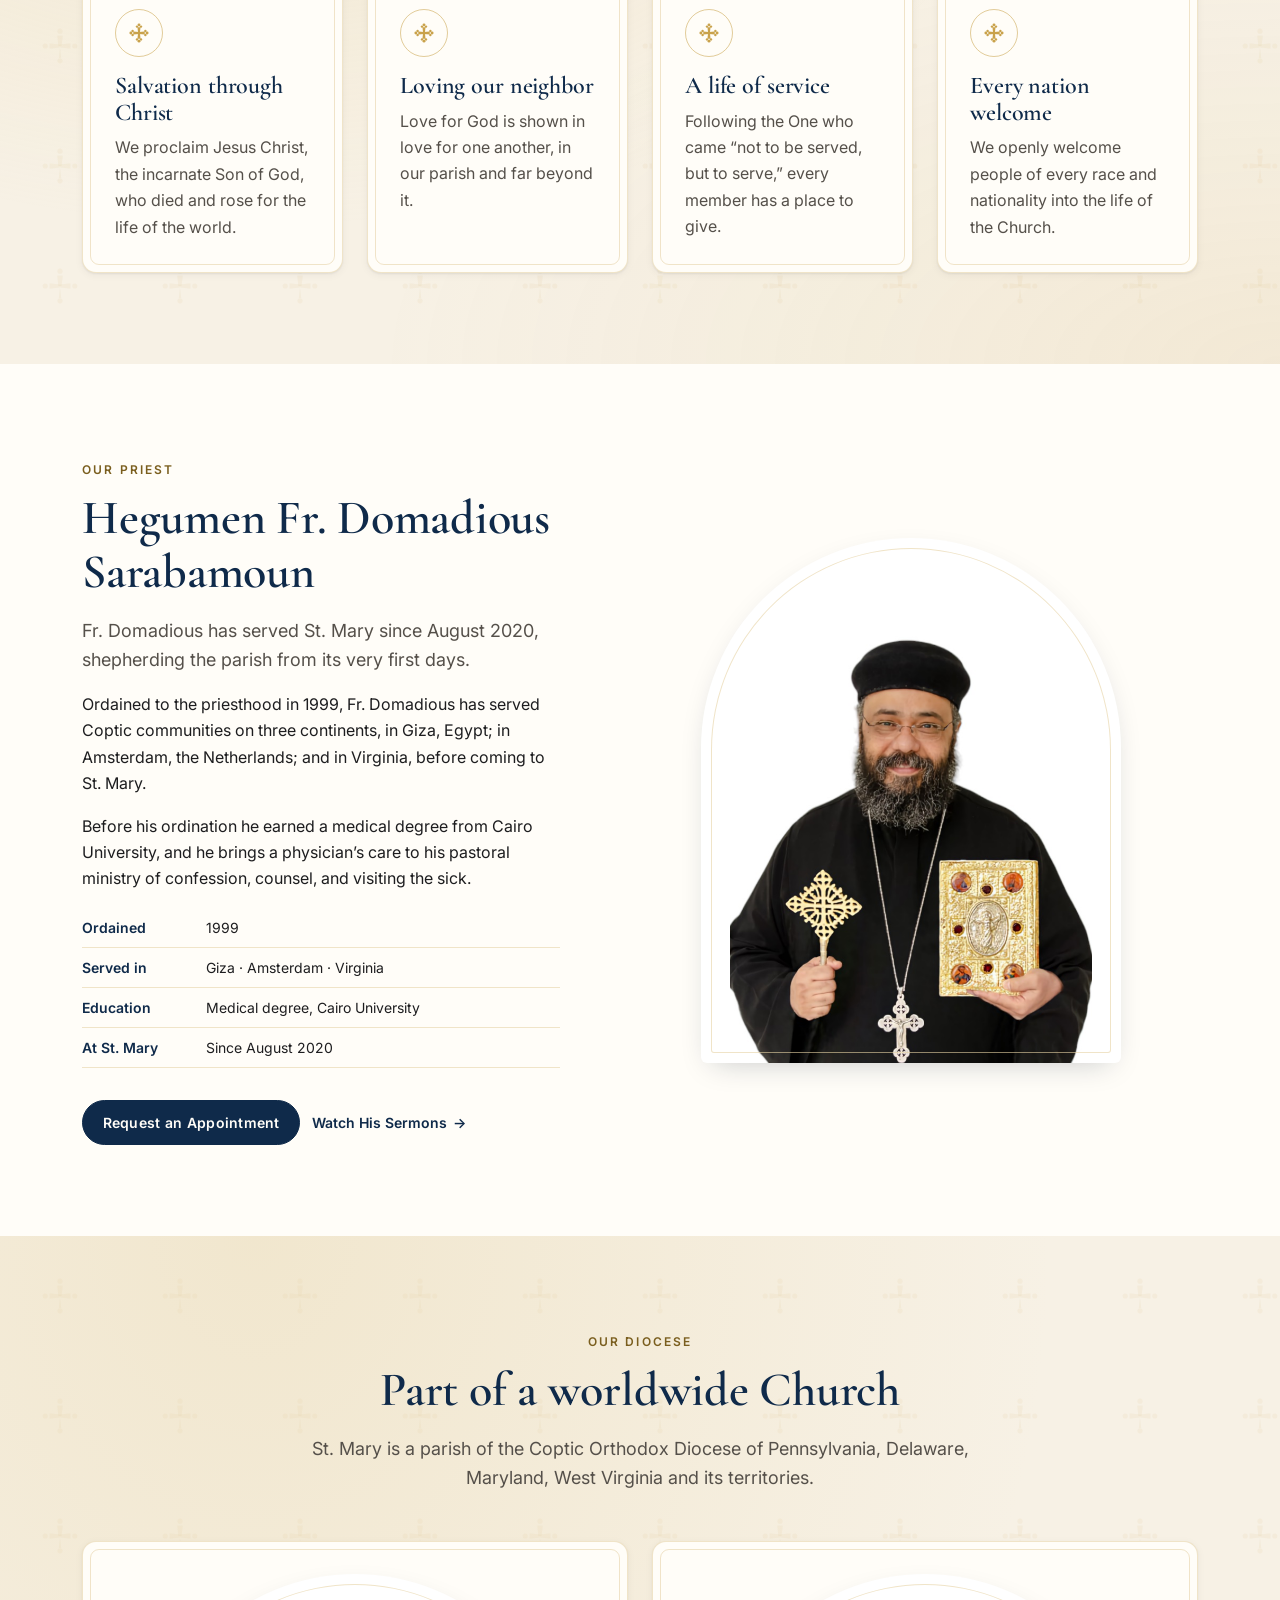
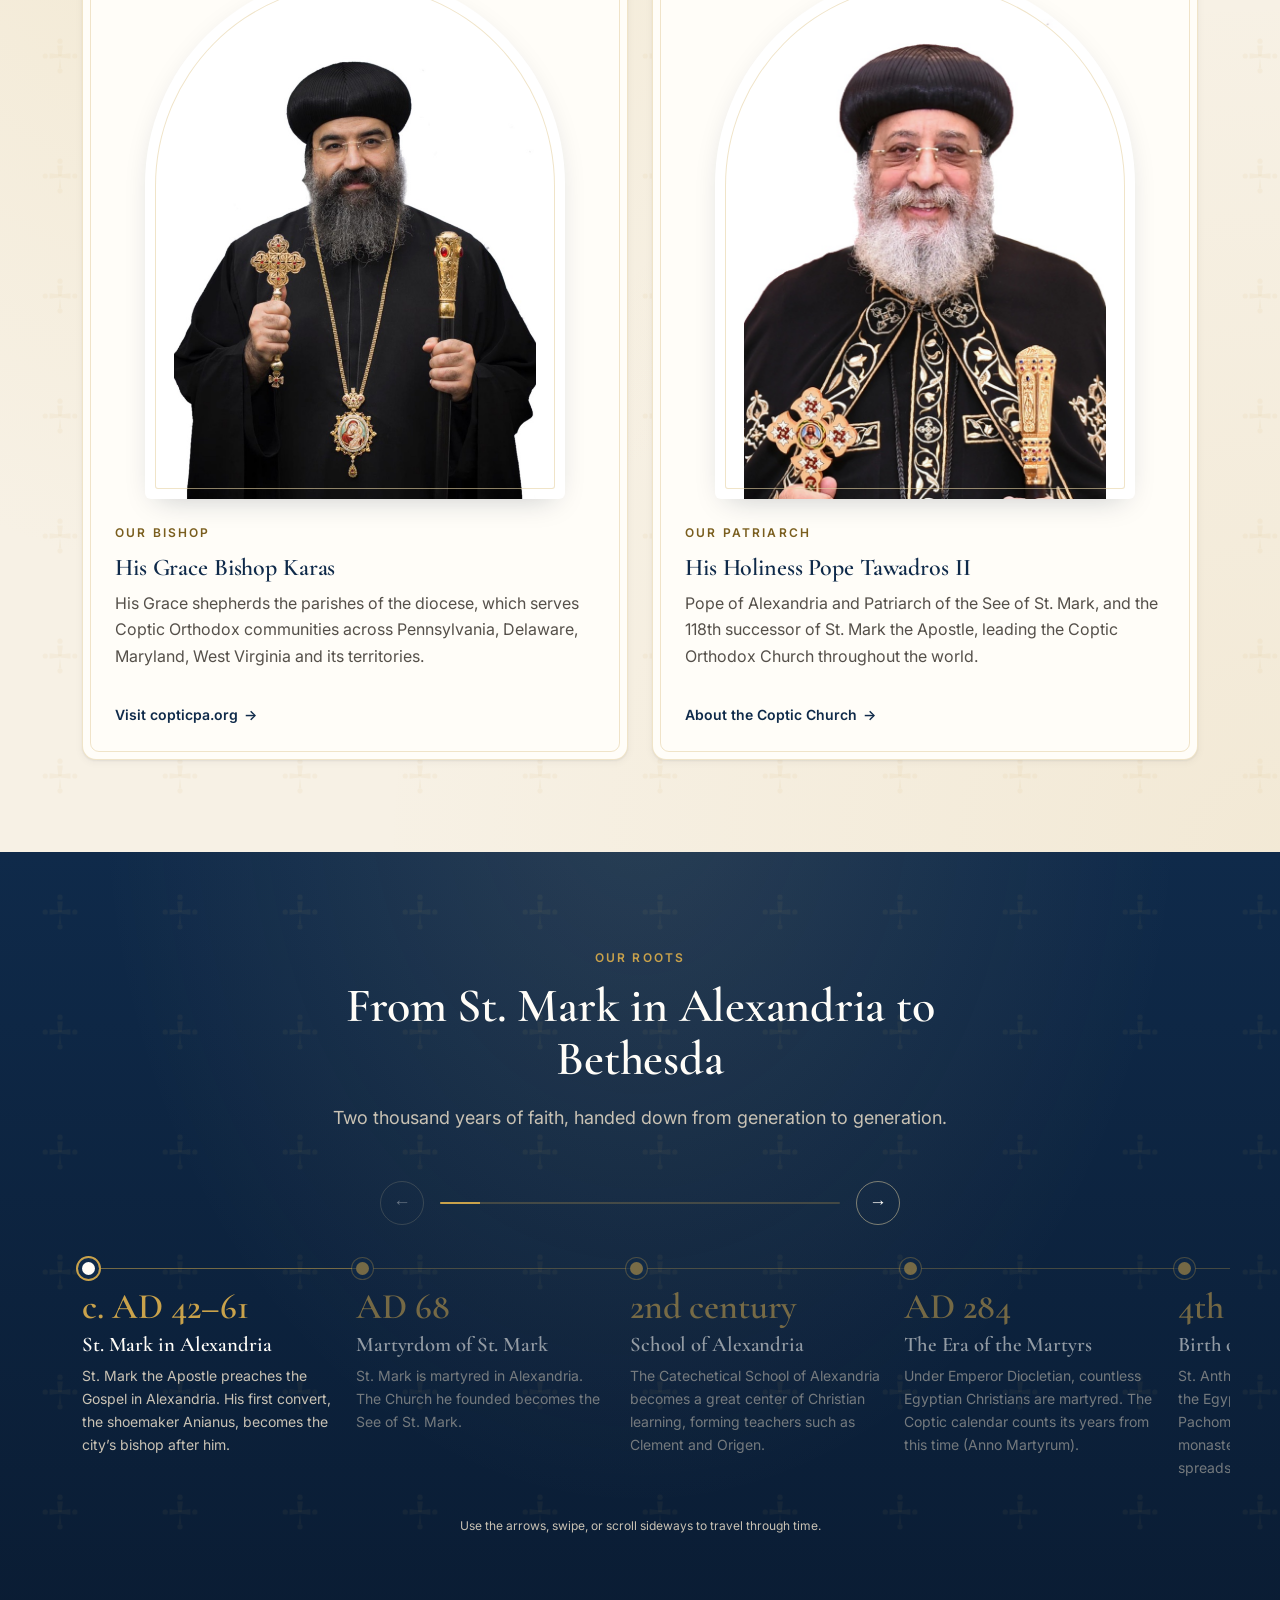
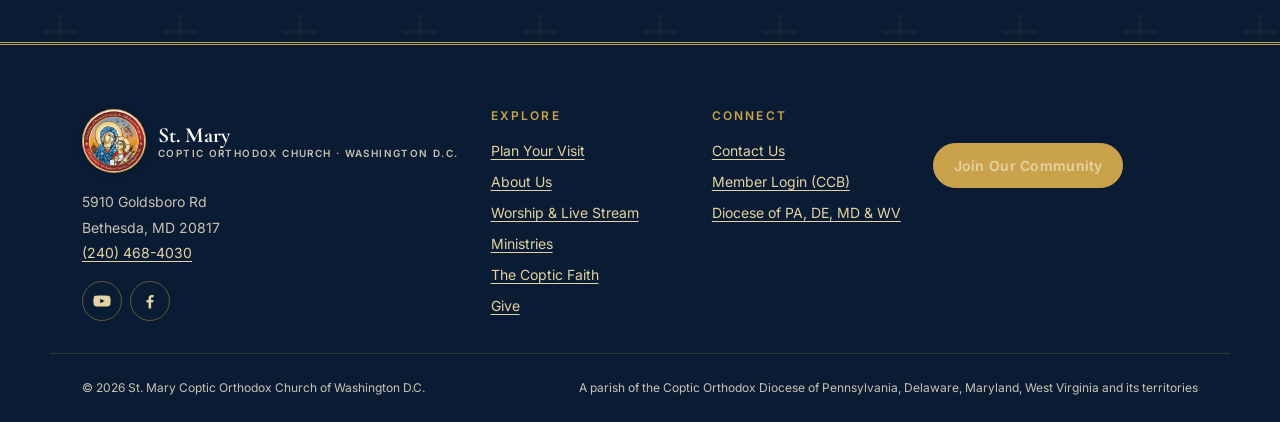
<file: St Mary Website/about.html>
<!DOCTYPE html>
<html lang="en" dir="ltr">
<head>
  <!-- Google tag (gtag.js) -->
  <script async src="https://www.googletagmanager.com/gtag/js?id=G-9L62ETL212"></script>
  <script>
    window.dataLayer = window.dataLayer || [];
    function gtag(){dataLayer.push(arguments);}
    gtag('js', new Date());

    gtag('config', 'G-9L62ETL212');
  </script>
  <meta charset="utf-8">
  <meta name="viewport" content="width=device-width, initial-scale=1">
  <title>About Us · St. Mary Coptic Orthodox Church</title>
  <meta name="description" content="Our story, our priest, our diocese, and our roots from St. Mark in Alexandria to Bethesda.">
  <link rel="icon" href="images/logo.jpg">
  <link rel="preconnect" href="https://fonts.googleapis.com">
  <link rel="preconnect" href="https://fonts.gstatic.com" crossorigin>
  <link href="https://fonts.googleapis.com/css2?family=Amiri:wght@400;700&family=Cormorant+Garamond:ital,wght@0,500;0,600;0,700;1,500&family=Inter:wght@400;500;600;700&family=Noto+Sans+Coptic&display=swap" rel="stylesheet">
  <link rel="stylesheet" href="css/styles.css?v=20261017d">
</head>
<body>

  <!-- ============ SVG sprite: the Coptic cross + icons (drawn for this site) ============ -->
  <svg width="0" height="0" style="position:absolute" aria-hidden="true" focusable="false">
    <defs>
      <!-- Coptic cross: four equal flared arms, each ending in a trefoil (three budded circles) -->
      <symbol id="coptic-cross" viewBox="0 0 100 100">
        <g id="cross-arm">
          <path d="M46 50 43 24h14l-3 26z"/>
          <circle cx="50" cy="13" r="6.5"/>
          <circle cx="41" cy="21" r="5.5"/>
          <circle cx="59" cy="21" r="5.5"/>
        </g>
        <use href="#cross-arm" transform="rotate(90 50 50)"/>
        <use href="#cross-arm" transform="rotate(180 50 50)"/>
        <use href="#cross-arm" transform="rotate(270 50 50)"/>
        <circle cx="50" cy="50" r="7"/>
      </symbol>
      <symbol id="i-play" viewBox="0 0 24 24"><path d="M7 4.5v15l13-7.5z"/></symbol>
      <symbol id="i-youtube" viewBox="0 0 24 24"><path d="M23 7.2a3 3 0 0 0-2.1-2.1C19 4.6 12 4.6 12 4.6s-7 0-8.9.5A3 3 0 0 0 1 7.2 31 31 0 0 0 .5 12 31 31 0 0 0 1 16.8a3 3 0 0 0 2.1 2.1c1.9.5 8.9.5 8.9.5s7 0 8.9-.5a3 3 0 0 0 2.1-2.1c.4-1.6.5-3.2.5-4.8s-.1-3.2-.5-4.8zM9.7 15.1V8.9l5.8 3.1z"/></symbol>
      <symbol id="i-facebook" viewBox="0 0 24 24"><path d="M13.5 22v-8.2h2.8l.4-3.2h-3.2V8.5c0-.9.3-1.6 1.6-1.6h1.7V4.1c-.3 0-1.3-.1-2.5-.1-2.5 0-4.2 1.5-4.2 4.3v2.4H7.3v3.2h2.8V22z"/></symbol>
      <symbol id="i-pin" viewBox="0 0 24 24"><path d="M12 2a7 7 0 0 0-7 7c0 5.2 7 13 7 13s7-7.8 7-13a7 7 0 0 0-7-7zm0 9.5A2.5 2.5 0 1 1 12 6.5a2.5 2.5 0 0 1 0 5z"/></symbol>
      <symbol id="i-phone" viewBox="0 0 24 24"><path d="M6.6 10.8a15.1 15.1 0 0 0 6.6 6.6l2.2-2.2c.3-.3.7-.4 1-.2 1.1.4 2.3.6 3.6.6.6 0 1 .4 1 1V20c0 .6-.4 1-1 1A17 17 0 0 1 3 4c0-.6.4-1 1-1h3.5c.6 0 1 .4 1 1 0 1.3.2 2.5.6 3.6.1.3 0 .7-.2 1z"/></symbol>
      <symbol id="i-mail" viewBox="0 0 24 24"><path d="M20 4H4a2 2 0 0 0-2 2v12a2 2 0 0 0 2 2h16a2 2 0 0 0 2-2V6a2 2 0 0 0-2-2zm0 4-8 5-8-5V6l8 5 8-5z"/></symbol>
      <symbol id="i-clock" viewBox="0 0 24 24"><path d="M12 2a10 10 0 1 0 0 20 10 10 0 0 0 0-20zm1 10.4 3.5 2.1-.8 1.3L11 13V7h2z"/></symbol>
    </defs>
  </svg>

  <a class="skip-link" href="#main">Skip to main content</a>

  <!-- ============ Header ============ -->
  <header class="site-header">
    <div class="container header-inner">
      <a class="brand" href="index.html" aria-label="St. Mary Coptic Orthodox Church, home">
        <span class="brand-mark"><img src="images/logo.jpg" alt="" width="64" height="64"></span>
        <span class="brand-text">
          <span class="brand-name">St. Mary</span>
          <span class="brand-sub">Coptic Orthodox Church · Washington D.C.</span>
        </span>
      </a>

      <nav id="site-nav" class="site-nav" aria-label="Main">
        <button class="nav-close" type="button" aria-label="Close menu">
          <svg viewBox="0 0 24 24" fill="none" stroke-width="1.8" stroke-linecap="round" aria-hidden="true"><path d="M5 5l14 14M19 5L5 19"/></svg>
        </button>
        <ul class="nav-list">
          <li><a href="index.html">Home</a></li>
          <li><a href="visit.html">Visit</a></li>
          <li><a href="about.html" aria-current="page">About</a></li>
          <li><a href="worship.html">Worship</a></li>
          <li><a href="ministries.html">Ministries</a></li>
          <li><a href="faith.html">Our Faith</a></li>
          <li><a href="contact.html">Contact</a></li>
        </ul>
        <div class="lang-toggle" role="group" aria-label="Language">
          <button type="button" aria-pressed="true" lang="en">EN</button>
          <button type="button" aria-pressed="false" lang="ar">عربي</button>
        </div>
        <div class="nav-extra">
          <a class="btn btn--gold" href="give.html">Give</a>
          <a href="https://copadiocese.ccbchurch.com/goto/login" target="_blank" rel="noopener">Member Login (CCB)</a>
          <a href="tel:+12404684030">(240) 468-4030</a>
        </div>
      </nav>

      <div class="header-actions">
        <div class="lang-toggle header-lang" role="group" aria-label="Language">
          <button type="button" aria-pressed="true" lang="en">EN</button>
          <button type="button" aria-pressed="false" lang="ar">عربي</button>
        </div>
        <a class="btn btn--gold btn--sm" href="give.html">Give</a>
        <button class="menu-btn" type="button" aria-label="Open menu" aria-expanded="false" aria-controls="site-nav">
          <svg viewBox="0 0 24 24" fill="none" stroke-width="1.8" stroke-linecap="round" aria-hidden="true"><path d="M4 7h16M4 12h16M4 17h16"/></svg>
        </button>
      </div>
    </div>
    <div class="nav-scrim" aria-hidden="true"></div>
  </header>

  <!-- ============ Fasting-season banner (js/main.js shows it only while a fast is active) ============ -->
  <aside class="fast-banner" aria-label="Current fasting season" data-fast-banner>
    <div class="container">
      <svg class="cross" aria-hidden="true"><use href="#coptic-cross"/></svg>
      <strong data-dynamic data-fast-name>Nativity Fast</strong>
      <span data-dynamic data-fast-day>Day 12 of 43</span>
    </div>
  </aside>


  <main id="main">

    <!-- ============ Page hero ============ -->
    <section class="page-hero" aria-labelledby="page-title">
      <div class="container">
        <div class="divider" aria-hidden="true"><svg class="cross"><use href="#coptic-cross"/></svg></div>
        <span class="eyebrow">About Us</span>
        <h1 id="page-title">A young parish with ancient roots</h1>
        <p class="lede">St. Mary was founded in 2020 to serve the Washington D.C. metropolitan area, carrying forward a faith first preached in Alexandria by St. Mark the Apostle.</p>
      </div>
    </section>

    <nav class="subnav" aria-label="On this page">
      <ul>
        <li><a href="#story">Our Story</a></li>
        <li><a href="#priest">Our Priest</a></li>
        <li><a href="#diocese">Our Diocese</a></li>
        <li><a href="#roots">Our Roots</a></li>
      </ul>
    </nav>

    <!-- ============ Our story ============ -->
    <section id="story" class="section section--ivory" aria-labelledby="story-title">
      <div class="container split">
        <figure class="photo photo--arch reveal" style="max-width: 440px; width: 100%; margin-inline: auto;">
          <img src="images/about-church.jpg" data-placeholder="images/placeholder-lapis.svg"
               alt="The red-brick church building of St. Mary in Bethesda, Maryland, with its white steeple against a cloudy sky" width="800" height="1000" style="object-position: 53% center;">
          <figcaption>Photo: Church exterior</figcaption>
        </figure>

        <div class="reveal reveal-delay-1">
          <span class="eyebrow">Our Story</span>
          <h2 id="story-title">Founded in 2020 for the D.C. area</h2>
          <p class="lede">In 2020, St. Mary Coptic Orthodox Church of Washington D.C. was established to serve Coptic Orthodox families and all who seek Christ across the capital region.</p>
          <p>From our home at 5910 Goldsboro Road in Bethesda, we gather for the Divine Liturgy, raise our children in the faith, study the Scriptures, and serve our neighbors. What began as a small community has grown into a parish family.</p>
          <p>Our patron is St. Mary, the Theotokos, the Mother of God, whom the Coptic Church honors above all saints and whose Holy Family once found refuge in Egypt.</p>

          <div class="callout" style="margin-top: var(--space-6);">
            <p class="scripture" style="text-align: start; font-size: 1.25rem;">“…to do justly, to love mercy, and to walk humbly with your God.”<cite>Micah 6:8 · Our parish verse</cite></p>
          </div>
        </div>
      </div>
    </section>

    <!-- ============ Values ============ -->
    <section class="section section--parchment" aria-labelledby="values-title">
      <div class="container">
        <div class="section-head reveal">
          <span class="eyebrow">What We Hold Dear</span>
          <h2 id="values-title">Our values</h2>
        </div>
        <div class="grid grid--4">
          <article class="card card--framed reveal">
            <span class="card-icon"><svg class="cross" aria-hidden="true"><use href="#coptic-cross"/></svg></span>
            <h3>Salvation through Christ</h3>
            <p>We proclaim Jesus Christ, the incarnate Son of God, who died and rose for the life of the world.</p>
          </article>
          <article class="card card--framed reveal reveal-delay-1">
            <span class="card-icon"><svg class="cross" aria-hidden="true"><use href="#coptic-cross"/></svg></span>
            <h3>Loving our neighbor</h3>
            <p>Love for God is shown in love for one another, in our parish and far beyond it.</p>
          </article>
          <article class="card card--framed reveal reveal-delay-2">
            <span class="card-icon"><svg class="cross" aria-hidden="true"><use href="#coptic-cross"/></svg></span>
            <h3>A life of service</h3>
            <p>Following the One who came “not to be served, but to serve,” every member has a place to give.</p>
          </article>
          <article class="card card--framed reveal reveal-delay-3">
            <span class="card-icon"><svg class="cross" aria-hidden="true"><use href="#coptic-cross"/></svg></span>
            <h3>Every nation welcome</h3>
            <p>We openly welcome people of every race and nationality into the life of the Church.</p>
          </article>
        </div>
      </div>
    </section>

    <!-- ============ Our priest ============ -->
    <section id="priest" class="section section--ivory" aria-labelledby="priest-title">
      <div class="container split split--reverse">
        <figure class="photo photo--arch photo--cutout reveal" style="max-width: 420px; width: 100%; margin-inline: auto;">
          <img src="images/fr-domadious.jpg" data-placeholder="images/placeholder-lapis.svg"
               alt="Portrait of Hegumen Fr. Domadious Sarabamoun" width="800" height="1000">
          <figcaption>Photo: Fr. Domadious (portrait)</figcaption>
        </figure>

        <div class="reveal reveal-delay-1">
          <span class="eyebrow">Our Priest</span>
          <h2 id="priest-title">Hegumen Fr. Domadious Sarabamoun</h2>
          <p class="lede">Fr. Domadious has served St. Mary since August 2020, shepherding the parish from its very first days.</p>
          <p>Ordained to the priesthood in 1999, Fr. Domadious has served Coptic communities on three continents, in Giza, Egypt; in Amsterdam, the Netherlands; and in Virginia, before coming to St. Mary.</p>
          <p>Before his ordination he earned a medical degree from Cairo University, and he brings a physician’s care to his pastoral ministry of confession, counsel, and visiting the sick.</p>
          <ul class="priest-facts">
            <li><span>Ordained</span><span>1999</span></li>
            <li><span>Served in</span><span>Giza · Amsterdam · Virginia</span></li>
            <li><span>Education</span><span>Medical degree, Cairo University</span></li>
            <li><span>At St. Mary</span><span>Since August 2020</span></li>
          </ul>
          <div class="btn-row">
            <a class="btn btn--primary" href="contact.html#message">Request an Appointment</a>
            <a class="link-arrow" href="worship.html#sermons">Watch His Sermons</a>
          </div>
        </div>
      </div>
    </section>

    <!-- ============ Our diocese ============ -->
    <section id="diocese" class="section section--parchment" aria-labelledby="diocese-title">
      <div class="container">
        <div class="section-head reveal">
          <span class="eyebrow">Our Diocese</span>
          <h2 id="diocese-title">Part of a worldwide Church</h2>
          <p>St. Mary is a parish of the Coptic Orthodox Diocese of Pennsylvania, Delaware, Maryland, West Virginia and its territories.</p>
        </div>

        <div class="grid grid--2">
          <article class="card card--framed reveal">
            <figure class="photo photo--arch photo--cutout" style="max-width: 420px; width: 100%; margin: 0 auto var(--space-5);">
              <img src="images/bishop-karas.jpg" data-placeholder="images/placeholder-lapis.svg"
                   alt="His Grace Bishop Karas in black clerical robes, holding a gold hand cross and pastoral staff" width="684" height="840">
              <figcaption>Photo: H.G. Bishop Karas</figcaption>
            </figure>
            <span class="eyebrow">Our Bishop</span>
            <h3>His Grace Bishop Karas</h3>
            <p>His Grace shepherds the parishes of the diocese, which serves Coptic Orthodox communities across Pennsylvania, Delaware, Maryland, West Virginia and its territories.</p>
            <div class="card-foot"><a class="link-arrow" href="https://copticpa.org" target="_blank" rel="noopener">Visit copticpa.org</a></div>
          </article>
          <article class="card card--framed reveal reveal-delay-1">
            <figure class="photo photo--arch photo--cutout" style="max-width: 420px; width: 100%; margin: 0 auto var(--space-5);">
              <img src="images/pope-tawadros.jpg" data-placeholder="images/placeholder-lapis.svg"
                   alt="His Holiness Pope Tawadros II in black and gold embroidered robes, holding a hand cross and pastoral staff" width="1000" height="1000" style="object-fit: cover;">
              <figcaption>Photo: H.H. Pope Tawadros II</figcaption>
            </figure>
            <span class="eyebrow">Our Patriarch</span>
            <h3>His Holiness Pope Tawadros II</h3>
            <p>Pope of Alexandria and Patriarch of the See of St. Mark, and the 118th successor of St. Mark the Apostle, leading the Coptic Orthodox Church throughout the world.</p>
            <div class="card-foot"><a class="link-arrow" href="faith.html">About the Coptic Church</a></div>
          </article>
        </div>
      </div>
    </section>

    <!-- ============ Our roots (timeline) ============ -->
    <section id="roots" class="section section--lapis" aria-labelledby="roots-title">
      <div class="container">
        <div class="section-head reveal">
          <span class="eyebrow">Our Roots</span>
          <h2 id="roots-title">From St. Mark in Alexandria to Bethesda</h2>
          <p>Two thousand years of faith, handed down from generation to generation.</p>
        </div>

        <div class="tl-controls">
          <button class="tl-btn" type="button" data-tl="prev" aria-label="Earlier in the timeline">←</button>
          <div class="tl-progress" aria-hidden="true"><span data-tl-progress></span></div>
          <button class="tl-btn" type="button" data-tl="next" aria-label="Later in the timeline">→</button>
        </div>

        <ol class="timeline" aria-label="Timeline of the Coptic Church, from the first century to 2020" tabindex="0">
          <li class="tl-item">
            <span class="tl-year">c. AD 42–61</span>
            <h3>St. Mark in Alexandria</h3>
            <p>St. Mark the Apostle preaches the Gospel in Alexandria. His first convert, the shoemaker Anianus, becomes the city’s bishop after him.</p>
          </li>
          <li class="tl-item">
            <span class="tl-year">AD 68</span>
            <h3>Martyrdom of St. Mark</h3>
            <p>St. Mark is martyred in Alexandria. The Church he founded becomes the See of St. Mark.</p>
          </li>
          <li class="tl-item">
            <span class="tl-year">2nd century</span>
            <h3>School of Alexandria</h3>
            <p>The Catechetical School of Alexandria becomes a great center of Christian learning, forming teachers such as Clement and Origen.</p>
          </li>
          <li class="tl-item">
            <span class="tl-year">AD 284</span>
            <h3>The Era of the Martyrs</h3>
            <p>Under Emperor Diocletian, countless Egyptian Christians are martyred. The Coptic calendar counts its years from this time (Anno Martyrum).</p>
          </li>
          <li class="tl-item">
            <span class="tl-year">4th century</span>
            <h3>Birth of monasticism</h3>
            <p>St. Anthony the Great goes out into the Egyptian desert, and St. Pachomius founds communal monasteries, a way of life that spreads worldwide.</p>
          </li>
          <li class="tl-item">
            <span class="tl-year">AD 325</span>
            <h3>Council of Nicaea</h3>
            <p>St. Athanasius of Alexandria defends the full divinity of Christ. The Nicene Creed is still prayed in every Liturgy.</p>
          </li>
          <li class="tl-item">
            <span class="tl-year">AD 431</span>
            <h3>St. Mary, Theotokos</h3>
            <p>At the Council of Ephesus, led by St. Cyril of Alexandria, the Church confirms that St. Mary is rightly called Theotokos, the Mother of God.</p>
          </li>
          <li class="tl-item">
            <span class="tl-year">20th century</span>
            <h3>Coptic churches in America</h3>
            <p>Coptic immigrants establish the first churches in North America, and parishes multiply across the United States.</p>
          </li>
          <li class="tl-item">
            <span class="tl-year">2012</span>
            <h3>Pope Tawadros II</h3>
            <p>H.H. Pope Tawadros II is enthroned as the 118th Pope of Alexandria and Patriarch of the See of St. Mark.</p>
          </li>
          <li class="tl-item tl-item--now">
            <span class="tl-year">2020</span>
            <h3>St. Mary, Washington D.C.</h3>
            <p>St. Mary Coptic Orthodox Church is founded in Bethesda to serve the capital region, with Fr. Domadious serving from August 2020.</p>
          </li>
        </ol>
        <p class="tl-hint">Use the arrows, swipe, or scroll sideways to travel through time.</p>
      </div>
    </section>
  </main>

  <!-- ============ Footer ============ -->
  <footer class="site-footer">
    <div class="container footer-grid">
      <div>
        <a class="brand" href="index.html" aria-label="St. Mary Coptic Orthodox Church, home">
        <span class="brand-mark"><img src="images/logo.jpg" alt="" width="64" height="64"></span>
        <span class="brand-text">
          <span class="brand-name">St. Mary</span>
          <span class="brand-sub">Coptic Orthodox Church · Washington D.C.</span>
        </span>
      </a>
        <address>
          5910 Goldsboro Rd<br>
          Bethesda, MD 20817<br>
          <a href="tel:+12404684030">(240) 468-4030</a>
        </address>
        <div class="social">
          <a href="https://www.youtube.com/@saintmarydc" aria-label="St. Mary on YouTube" target="_blank" rel="noopener"><svg aria-hidden="true"><use href="#i-youtube"/></svg></a>
          <a href="https://www.facebook.com/SaintmaryDC" aria-label="St. Mary on Facebook" target="_blank" rel="noopener"><svg aria-hidden="true"><use href="#i-facebook"/></svg></a>
        </div>
      </div>

      <div>
        <h2>Explore</h2>
        <ul class="footer-list">
          <li><a href="visit.html">Plan Your Visit</a></li>
          <li><a href="about.html">About Us</a></li>
          <li><a href="worship.html">Worship &amp; Live Stream</a></li>
          <li><a href="ministries.html">Ministries</a></li>
          <li><a href="faith.html">The Coptic Faith</a></li>
          <li><a href="give.html">Give</a></li>
        </ul>
      </div>

      <div>
        <h2>Connect</h2>
        <ul class="footer-list">
          <li><a href="contact.html">Contact Us</a></li>
          <li><a href="https://copadiocese.ccbchurch.com/goto/login" target="_blank" rel="noopener">Member Login (CCB)</a></li>
          <li><a href="https://copticpa.org" target="_blank" rel="noopener">Diocese of PA, DE, MD &amp; WV</a></li>
        </ul>
      </div>

      <div>
        <a class="btn btn--gold footer-join" href="https://copadiocese.ccbchurch.com/goto/login" target="_blank" rel="noopener">Join Our Community</a>
      </div>
    </div>

    <div class="container footer-bottom">
      <span>© <span data-year>2026</span> St. Mary Coptic Orthodox Church of Washington D.C.</span>
      <span>A parish of the Coptic Orthodox Diocese of Pennsylvania, Delaware, Maryland, West Virginia and its territories</span>
    </div>
  </footer>

  <script src="js/main.js?v=20261017d" defer></script>
</body>
</html>
</file>
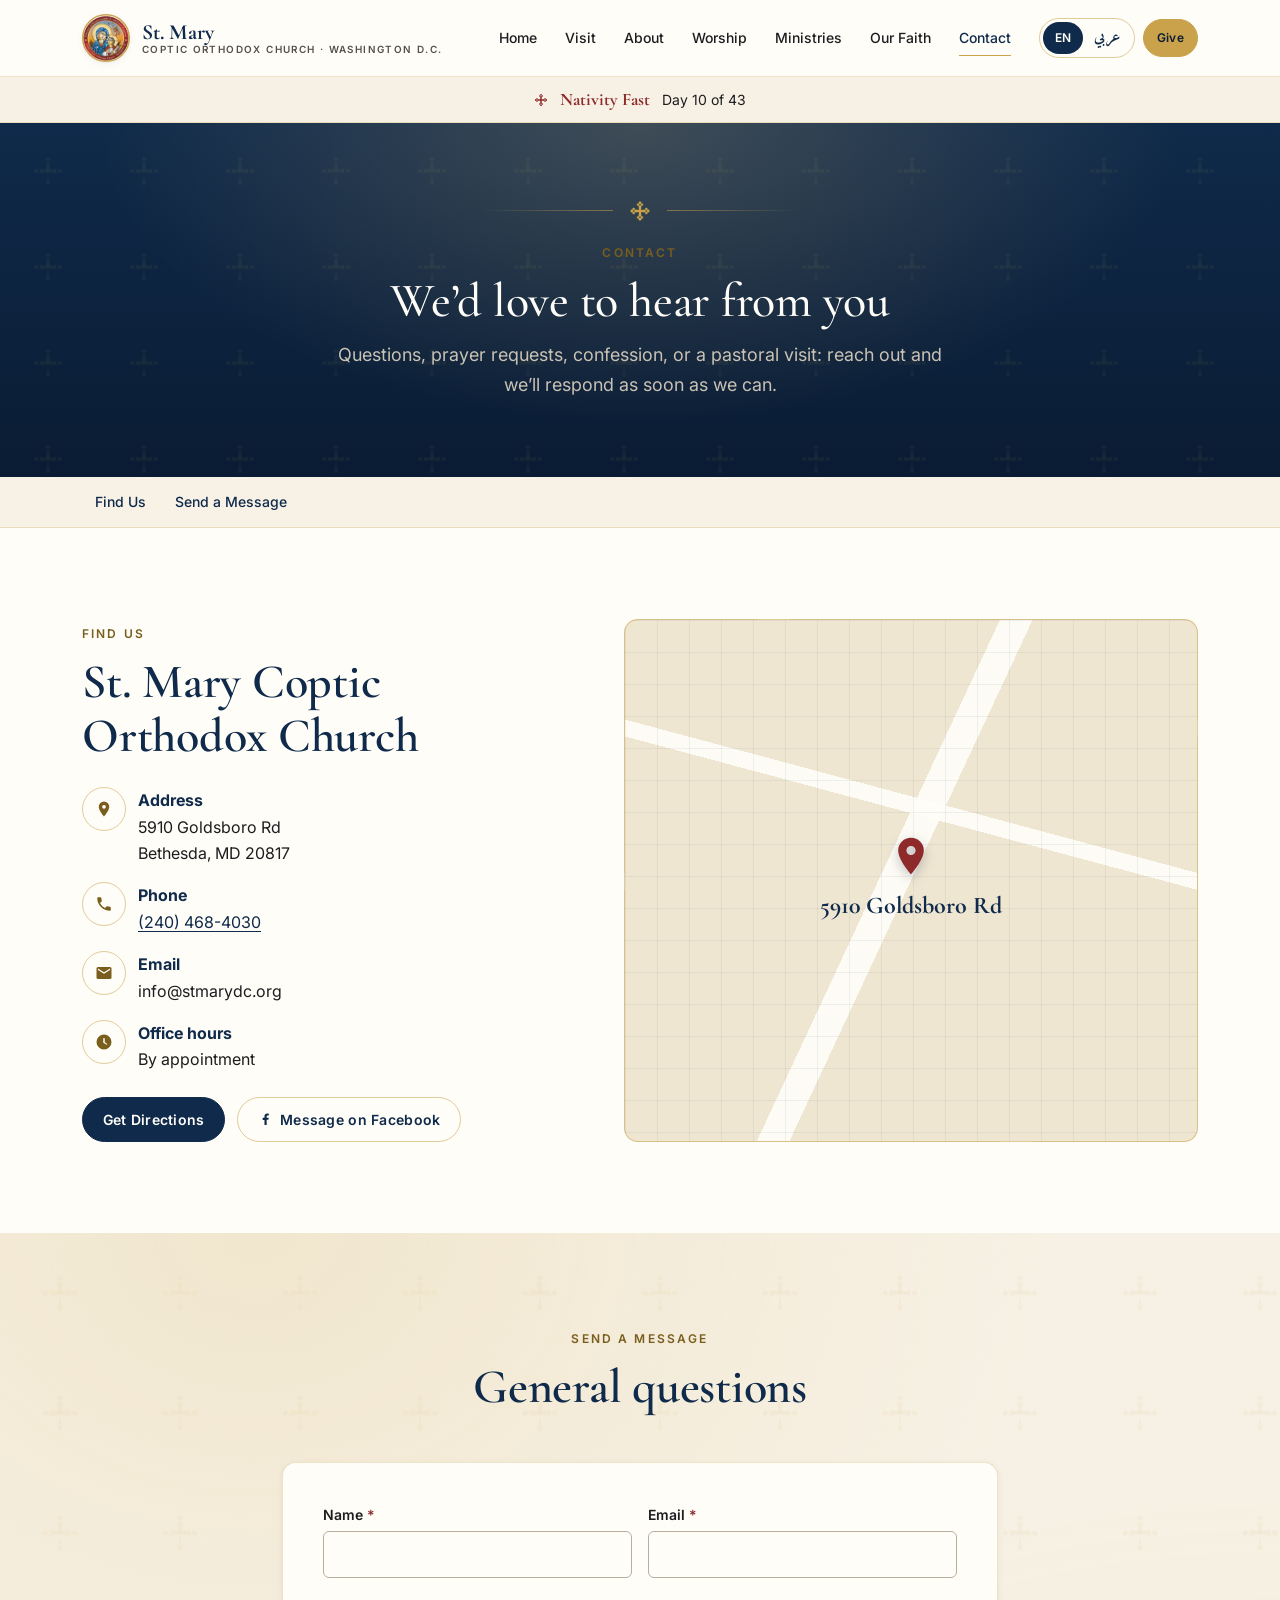
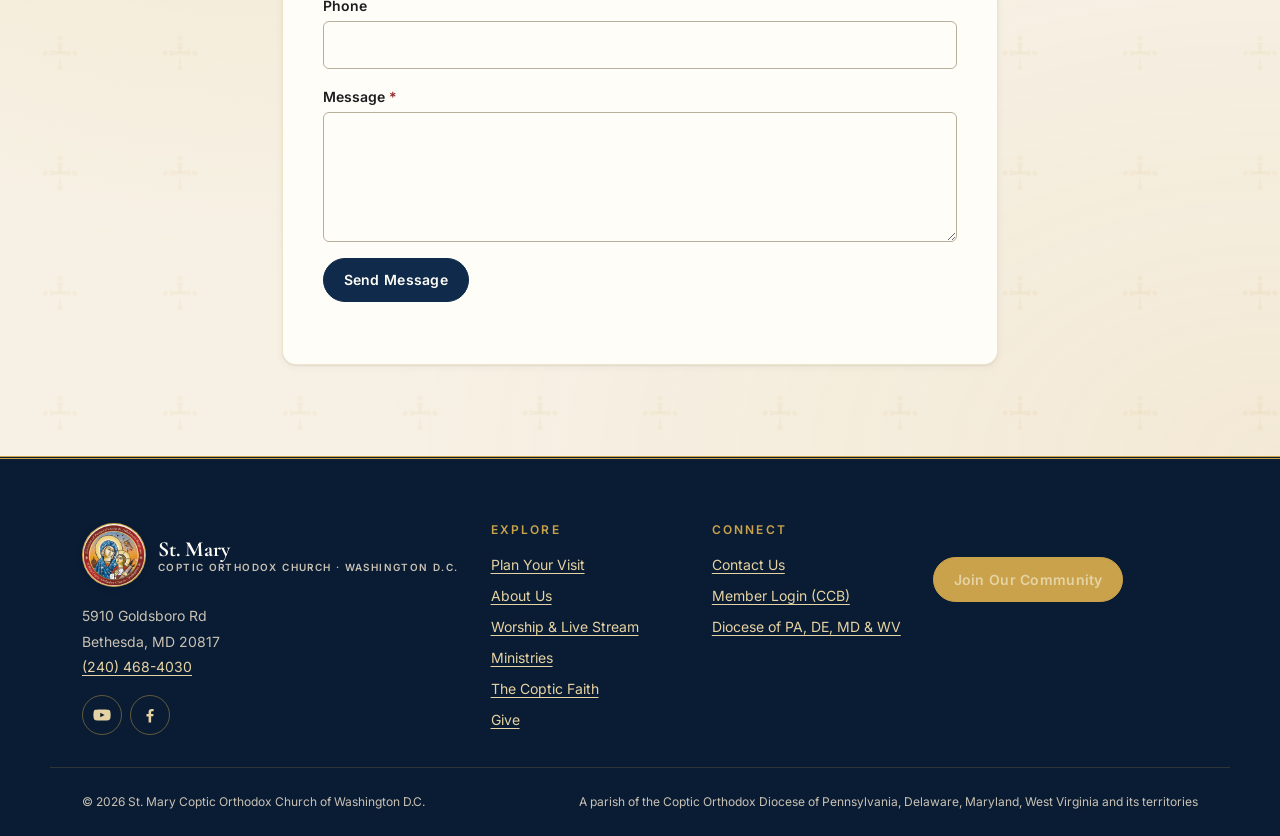
<file: St Mary Website/contact.html>
<!DOCTYPE html>
<html lang="en" dir="ltr">
<head>
  <!-- Google tag (gtag.js) -->
  <script async src="https://www.googletagmanager.com/gtag/js?id=G-9L62ETL212"></script>
  <script>
    window.dataLayer = window.dataLayer || [];
    function gtag(){dataLayer.push(arguments);}
    gtag('js', new Date());

    gtag('config', 'G-9L62ETL212');
  </script>
  <meta charset="utf-8">
  <meta name="viewport" content="width=device-width, initial-scale=1">
  <title>Contact · St. Mary Coptic Orthodox Church</title>
  <meta name="description" content="Contact St. Mary, send a prayer request, or request a confession or appointment with Fr. Domadious.">
  <link rel="icon" href="images/logo.jpg">
  <link rel="preconnect" href="https://fonts.googleapis.com">
  <link rel="preconnect" href="https://fonts.gstatic.com" crossorigin>
  <link href="https://fonts.googleapis.com/css2?family=Amiri:wght@400;700&family=Cormorant+Garamond:ital,wght@0,500;0,600;0,700;1,500&family=Inter:wght@400;500;600;700&family=Noto+Sans+Coptic&display=swap" rel="stylesheet">
  <link rel="stylesheet" href="css/styles.css?v=20261017d">
</head>
<body>

  <!-- ============ SVG sprite: the Coptic cross + icons (drawn for this site) ============ -->
  <svg width="0" height="0" style="position:absolute" aria-hidden="true" focusable="false">
    <defs>
      <!-- Coptic cross: four equal flared arms, each ending in a trefoil (three budded circles) -->
      <symbol id="coptic-cross" viewBox="0 0 100 100">
        <g id="cross-arm">
          <path d="M46 50 43 24h14l-3 26z"/>
          <circle cx="50" cy="13" r="6.5"/>
          <circle cx="41" cy="21" r="5.5"/>
          <circle cx="59" cy="21" r="5.5"/>
        </g>
        <use href="#cross-arm" transform="rotate(90 50 50)"/>
        <use href="#cross-arm" transform="rotate(180 50 50)"/>
        <use href="#cross-arm" transform="rotate(270 50 50)"/>
        <circle cx="50" cy="50" r="7"/>
      </symbol>
      <symbol id="i-play" viewBox="0 0 24 24"><path d="M7 4.5v15l13-7.5z"/></symbol>
      <symbol id="i-youtube" viewBox="0 0 24 24"><path d="M23 7.2a3 3 0 0 0-2.1-2.1C19 4.6 12 4.6 12 4.6s-7 0-8.9.5A3 3 0 0 0 1 7.2 31 31 0 0 0 .5 12 31 31 0 0 0 1 16.8a3 3 0 0 0 2.1 2.1c1.9.5 8.9.5 8.9.5s7 0 8.9-.5a3 3 0 0 0 2.1-2.1c.4-1.6.5-3.2.5-4.8s-.1-3.2-.5-4.8zM9.7 15.1V8.9l5.8 3.1z"/></symbol>
      <symbol id="i-facebook" viewBox="0 0 24 24"><path d="M13.5 22v-8.2h2.8l.4-3.2h-3.2V8.5c0-.9.3-1.6 1.6-1.6h1.7V4.1c-.3 0-1.3-.1-2.5-.1-2.5 0-4.2 1.5-4.2 4.3v2.4H7.3v3.2h2.8V22z"/></symbol>
      <symbol id="i-pin" viewBox="0 0 24 24"><path d="M12 2a7 7 0 0 0-7 7c0 5.2 7 13 7 13s7-7.8 7-13a7 7 0 0 0-7-7zm0 9.5A2.5 2.5 0 1 1 12 6.5a2.5 2.5 0 0 1 0 5z"/></symbol>
      <symbol id="i-phone" viewBox="0 0 24 24"><path d="M6.6 10.8a15.1 15.1 0 0 0 6.6 6.6l2.2-2.2c.3-.3.7-.4 1-.2 1.1.4 2.3.6 3.6.6.6 0 1 .4 1 1V20c0 .6-.4 1-1 1A17 17 0 0 1 3 4c0-.6.4-1 1-1h3.5c.6 0 1 .4 1 1 0 1.3.2 2.5.6 3.6.1.3 0 .7-.2 1z"/></symbol>
      <symbol id="i-mail" viewBox="0 0 24 24"><path d="M20 4H4a2 2 0 0 0-2 2v12a2 2 0 0 0 2 2h16a2 2 0 0 0 2-2V6a2 2 0 0 0-2-2zm0 4-8 5-8-5V6l8 5 8-5z"/></symbol>
      <symbol id="i-clock" viewBox="0 0 24 24"><path d="M12 2a10 10 0 1 0 0 20 10 10 0 0 0 0-20zm1 10.4 3.5 2.1-.8 1.3L11 13V7h2z"/></symbol>
    </defs>
  </svg>

  <a class="skip-link" href="#main">Skip to main content</a>

  <!-- ============ Header ============ -->
  <header class="site-header">
    <div class="container header-inner">
      <a class="brand" href="index.html" aria-label="St. Mary Coptic Orthodox Church, home">
        <span class="brand-mark"><img src="images/logo.jpg" alt="" width="64" height="64"></span>
        <span class="brand-text">
          <span class="brand-name">St. Mary</span>
          <span class="brand-sub">Coptic Orthodox Church · Washington D.C.</span>
        </span>
      </a>

      <nav id="site-nav" class="site-nav" aria-label="Main">
        <button class="nav-close" type="button" aria-label="Close menu">
          <svg viewBox="0 0 24 24" fill="none" stroke-width="1.8" stroke-linecap="round" aria-hidden="true"><path d="M5 5l14 14M19 5L5 19"/></svg>
        </button>
        <ul class="nav-list">
          <li><a href="index.html">Home</a></li>
          <li><a href="visit.html">Visit</a></li>
          <li><a href="about.html">About</a></li>
          <li><a href="worship.html">Worship</a></li>
          <li><a href="ministries.html">Ministries</a></li>
          <li><a href="faith.html">Our Faith</a></li>
          <li><a href="contact.html" aria-current="page">Contact</a></li>
        </ul>
        <div class="lang-toggle" role="group" aria-label="Language">
          <button type="button" aria-pressed="true" lang="en">EN</button>
          <button type="button" aria-pressed="false" lang="ar">عربي</button>
        </div>
        <div class="nav-extra">
          <a class="btn btn--gold" href="give.html">Give</a>
          <a href="https://copadiocese.ccbchurch.com/goto/login" target="_blank" rel="noopener">Member Login (CCB)</a>
          <a href="tel:+12404684030">(240) 468-4030</a>
        </div>
      </nav>

      <div class="header-actions">
        <div class="lang-toggle header-lang" role="group" aria-label="Language">
          <button type="button" aria-pressed="true" lang="en">EN</button>
          <button type="button" aria-pressed="false" lang="ar">عربي</button>
        </div>
        <a class="btn btn--gold btn--sm" href="give.html">Give</a>
        <button class="menu-btn" type="button" aria-label="Open menu" aria-expanded="false" aria-controls="site-nav">
          <svg viewBox="0 0 24 24" fill="none" stroke-width="1.8" stroke-linecap="round" aria-hidden="true"><path d="M4 7h16M4 12h16M4 17h16"/></svg>
        </button>
      </div>
    </div>
    <div class="nav-scrim" aria-hidden="true"></div>
  </header>

  <!-- ============ Fasting-season banner (js/main.js shows it only while a fast is active) ============ -->
  <aside class="fast-banner" aria-label="Current fasting season" data-fast-banner>
    <div class="container">
      <svg class="cross" aria-hidden="true"><use href="#coptic-cross"/></svg>
      <strong data-dynamic data-fast-name>Nativity Fast</strong>
      <span data-dynamic data-fast-day>Day 12 of 43</span>
    </div>
  </aside>


  <main id="main">

    <!-- ============ Page hero ============ -->
    <section class="page-hero" aria-labelledby="page-title">
      <div class="container">
        <div class="divider" aria-hidden="true"><svg class="cross"><use href="#coptic-cross"/></svg></div>
        <span class="eyebrow">Contact</span>
        <h1 id="page-title">We’d love to hear from you</h1>
        <p class="lede">Questions, prayer requests, confession, or a pastoral visit: reach out and we’ll respond as soon as we can.</p>
      </div>
    </section>

    <nav class="subnav" aria-label="On this page">
      <ul>
        <li><a href="#find-us">Find Us</a></li>
        <li><a href="#message">Send a Message</a></li>
      </ul>
    </nav>

    <!-- ============ Find us ============ -->
    <section id="find-us" class="section section--ivory" aria-labelledby="find-title">
      <div class="container split">
        <div class="reveal">
          <span class="eyebrow">Find Us</span>
          <h2 id="find-title">St. Mary Coptic Orthodox Church</h2>
          <ul class="contact-list" style="margin-block: var(--space-5);">
            <li>
              <span class="card-icon"><svg aria-hidden="true"><use href="#i-pin"/></svg></span>
              <span><strong>Address</strong>5910 Goldsboro Rd<br>Bethesda, MD 20817</span>
            </li>
            <li>
              <span class="card-icon"><svg aria-hidden="true"><use href="#i-phone"/></svg></span>
              <span><strong>Phone</strong><a href="tel:+12404684030">(240) 468-4030</a></span>
            </li>
            <li>
              <span class="card-icon"><svg aria-hidden="true"><use href="#i-mail"/></svg></span>
              <span><strong>Email</strong>info@stmarydc.org</span>
            </li>
            <li>
              <span class="card-icon"><svg aria-hidden="true"><use href="#i-clock"/></svg></span>
              <span><strong>Office hours</strong>By appointment</span>
            </li>
          </ul>
          <div class="btn-row">
            <a class="btn btn--primary" href="https://www.google.com/maps/dir/?api=1&amp;destination=5910+Goldsboro+Rd+Bethesda+MD+20817">Get Directions</a>
            <a class="btn btn--ghost" href="https://www.facebook.com/SaintmaryDC" target="_blank" rel="noopener"><svg class="icon" aria-hidden="true"><use href="#i-facebook"/></svg> Message on Facebook</a>
          </div>
        </div>

        <div class="map reveal reveal-delay-1" role="img" aria-label="Map placeholder showing the church location at 5910 Goldsboro Rd, Bethesda">
          <div class="map-pin">
            <svg aria-hidden="true"><use href="#i-pin"/></svg>
            <strong>5910 Goldsboro Rd</strong>
          </div>
        </div>
      </div>
    </section>

    <!-- ============ General message ============ -->
    <section id="message" class="section section--parchment" aria-labelledby="message-title">
      <div class="container container--narrow">
        <div class="section-head reveal">
          <span class="eyebrow">Send a Message</span>
          <h2 id="message-title">General questions</h2>
        </div>
        <form class="card form-card reveal" data-mock="Where messages go (church email or CCB form) is TBD." novalidate>
          <div class="form-grid">
            <div class="field">
              <label for="m-name">Name <span class="req" aria-hidden="true">*</span></label>
              <input class="input" id="m-name" name="name" type="text" autocomplete="name" required>
            </div>
            <div class="field">
              <label for="m-email">Email <span class="req" aria-hidden="true">*</span></label>
              <input class="input" id="m-email" name="email" type="email" autocomplete="email" required>
            </div>
            <div class="field field--full">
              <label for="m-phone">Phone</label>
              <input class="input" id="m-phone" name="phone" type="tel" autocomplete="tel">
            </div>
            <div class="field field--full">
              <label for="m-message">Message <span class="req" aria-hidden="true">*</span></label>
              <textarea class="input" id="m-message" name="message" required></textarea>
            </div>
            <div class="field--full form-actions">
              <button class="btn btn--primary" type="submit">Send Message</button>
            </div>
          </div>
          <p class="form-note" aria-live="polite"></p>
        </form>
      </div>
    </section>


  </main>

  <!-- ============ Footer ============ -->
  <footer class="site-footer">
    <div class="container footer-grid">
      <div>
        <a class="brand" href="index.html" aria-label="St. Mary Coptic Orthodox Church, home">
        <span class="brand-mark"><img src="images/logo.jpg" alt="" width="64" height="64"></span>
        <span class="brand-text">
          <span class="brand-name">St. Mary</span>
          <span class="brand-sub">Coptic Orthodox Church · Washington D.C.</span>
        </span>
      </a>
        <address>
          5910 Goldsboro Rd<br>
          Bethesda, MD 20817<br>
          <a href="tel:+12404684030">(240) 468-4030</a>
        </address>
        <div class="social">
          <a href="https://www.youtube.com/@saintmarydc" aria-label="St. Mary on YouTube" target="_blank" rel="noopener"><svg aria-hidden="true"><use href="#i-youtube"/></svg></a>
          <a href="https://www.facebook.com/SaintmaryDC" aria-label="St. Mary on Facebook" target="_blank" rel="noopener"><svg aria-hidden="true"><use href="#i-facebook"/></svg></a>
        </div>
      </div>

      <div>
        <h2>Explore</h2>
        <ul class="footer-list">
          <li><a href="visit.html">Plan Your Visit</a></li>
          <li><a href="about.html">About Us</a></li>
          <li><a href="worship.html">Worship &amp; Live Stream</a></li>
          <li><a href="ministries.html">Ministries</a></li>
          <li><a href="faith.html">The Coptic Faith</a></li>
          <li><a href="give.html">Give</a></li>
        </ul>
      </div>

      <div>
        <h2>Connect</h2>
        <ul class="footer-list">
          <li><a href="contact.html">Contact Us</a></li>
          <li><a href="https://copadiocese.ccbchurch.com/goto/login" target="_blank" rel="noopener">Member Login (CCB)</a></li>
          <li><a href="https://copticpa.org" target="_blank" rel="noopener">Diocese of PA, DE, MD &amp; WV</a></li>
        </ul>
      </div>

      <div>
        <a class="btn btn--gold footer-join" href="https://copadiocese.ccbchurch.com/goto/login" target="_blank" rel="noopener">Join Our Community</a>
      </div>
    </div>

    <div class="container footer-bottom">
      <span>© <span data-year>2026</span> St. Mary Coptic Orthodox Church of Washington D.C.</span>
      <span>A parish of the Coptic Orthodox Diocese of Pennsylvania, Delaware, Maryland, West Virginia and its territories</span>
    </div>
  </footer>

  <script src="js/main.js?v=20261017d" defer></script>
</body>
</html>
</file>
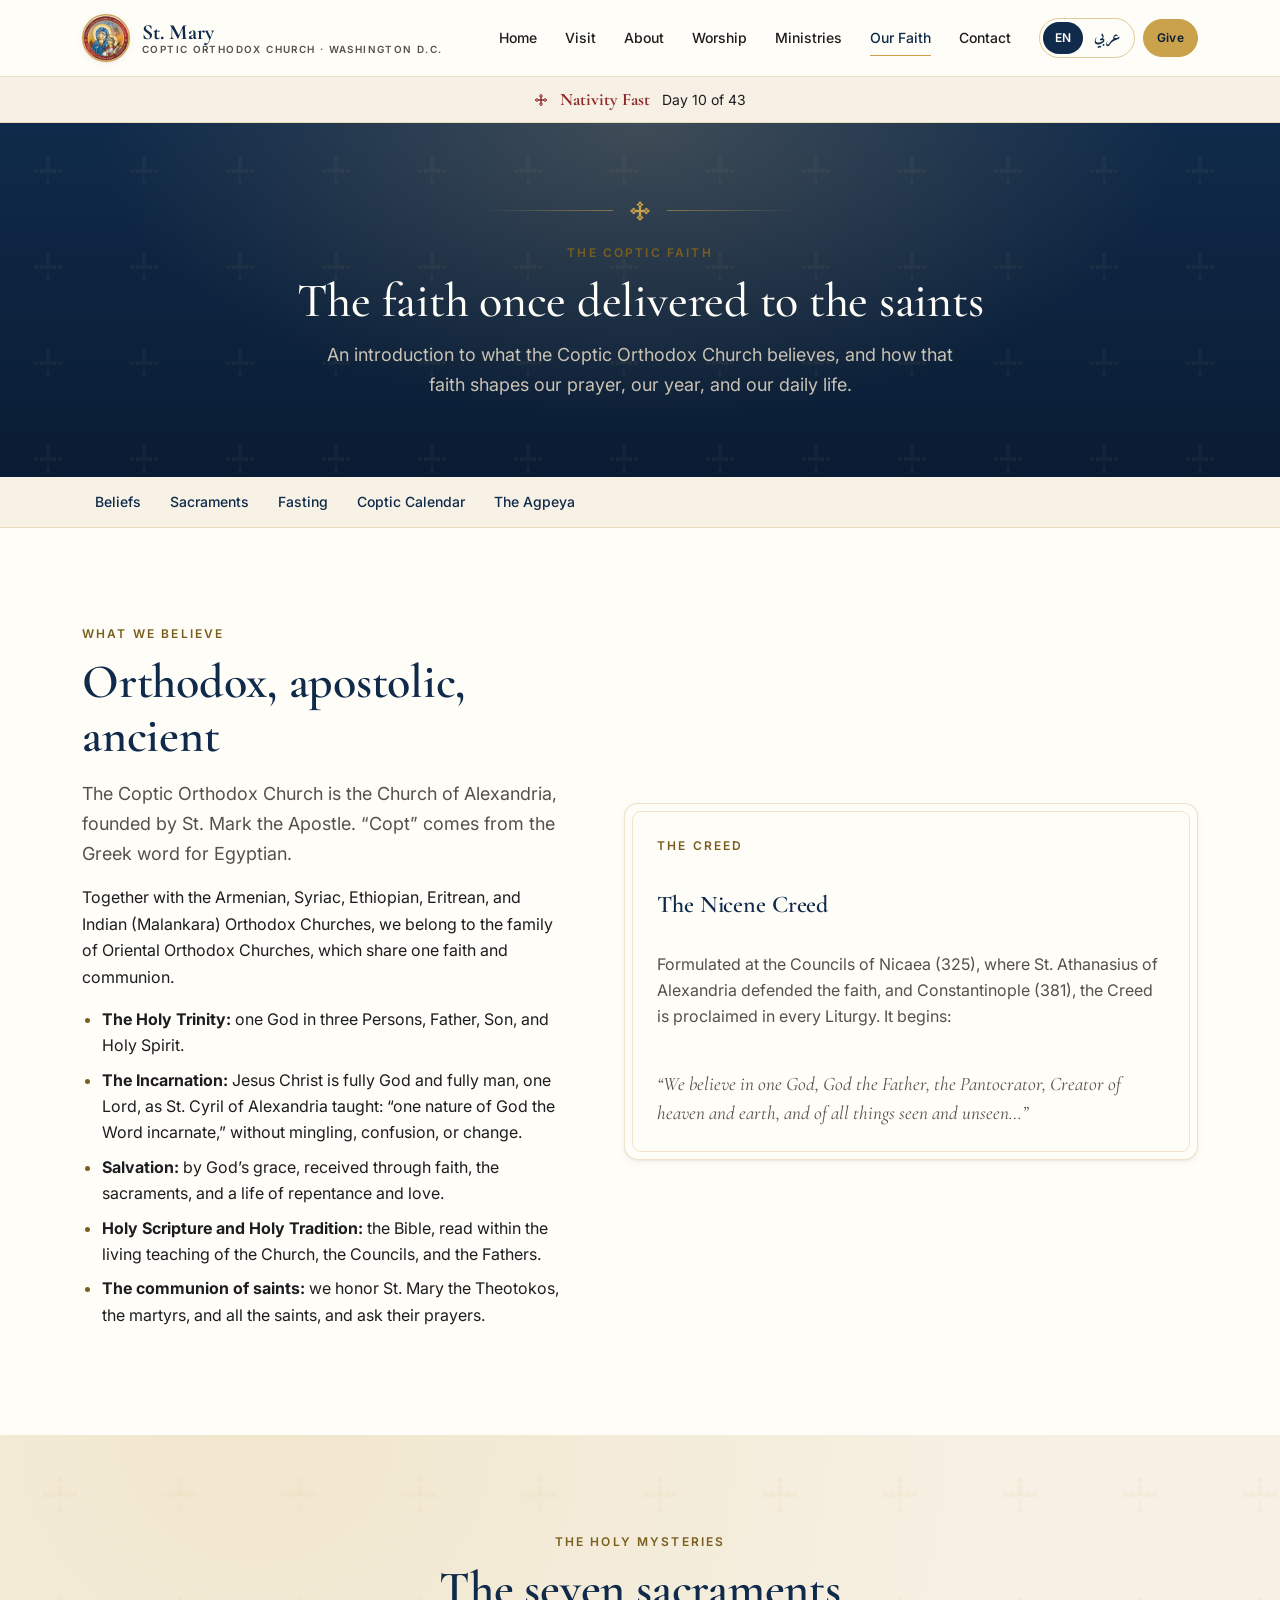
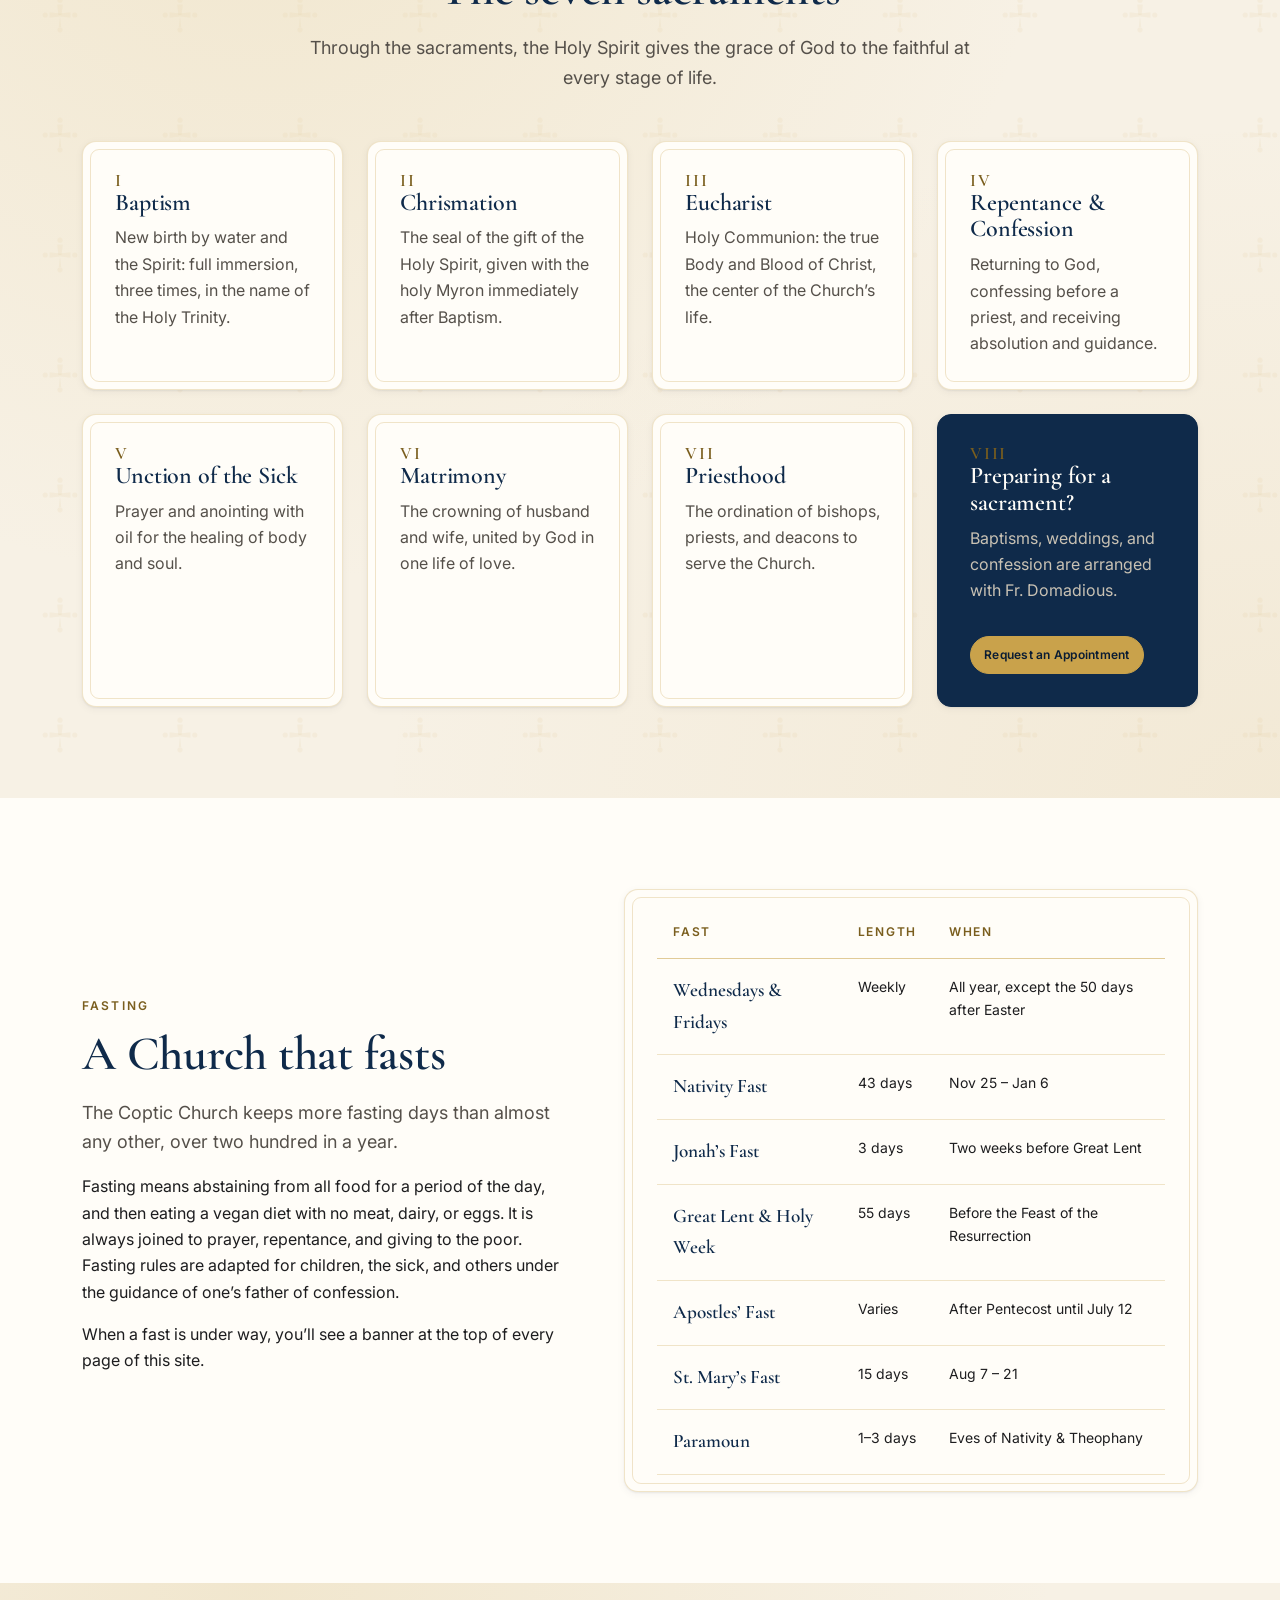
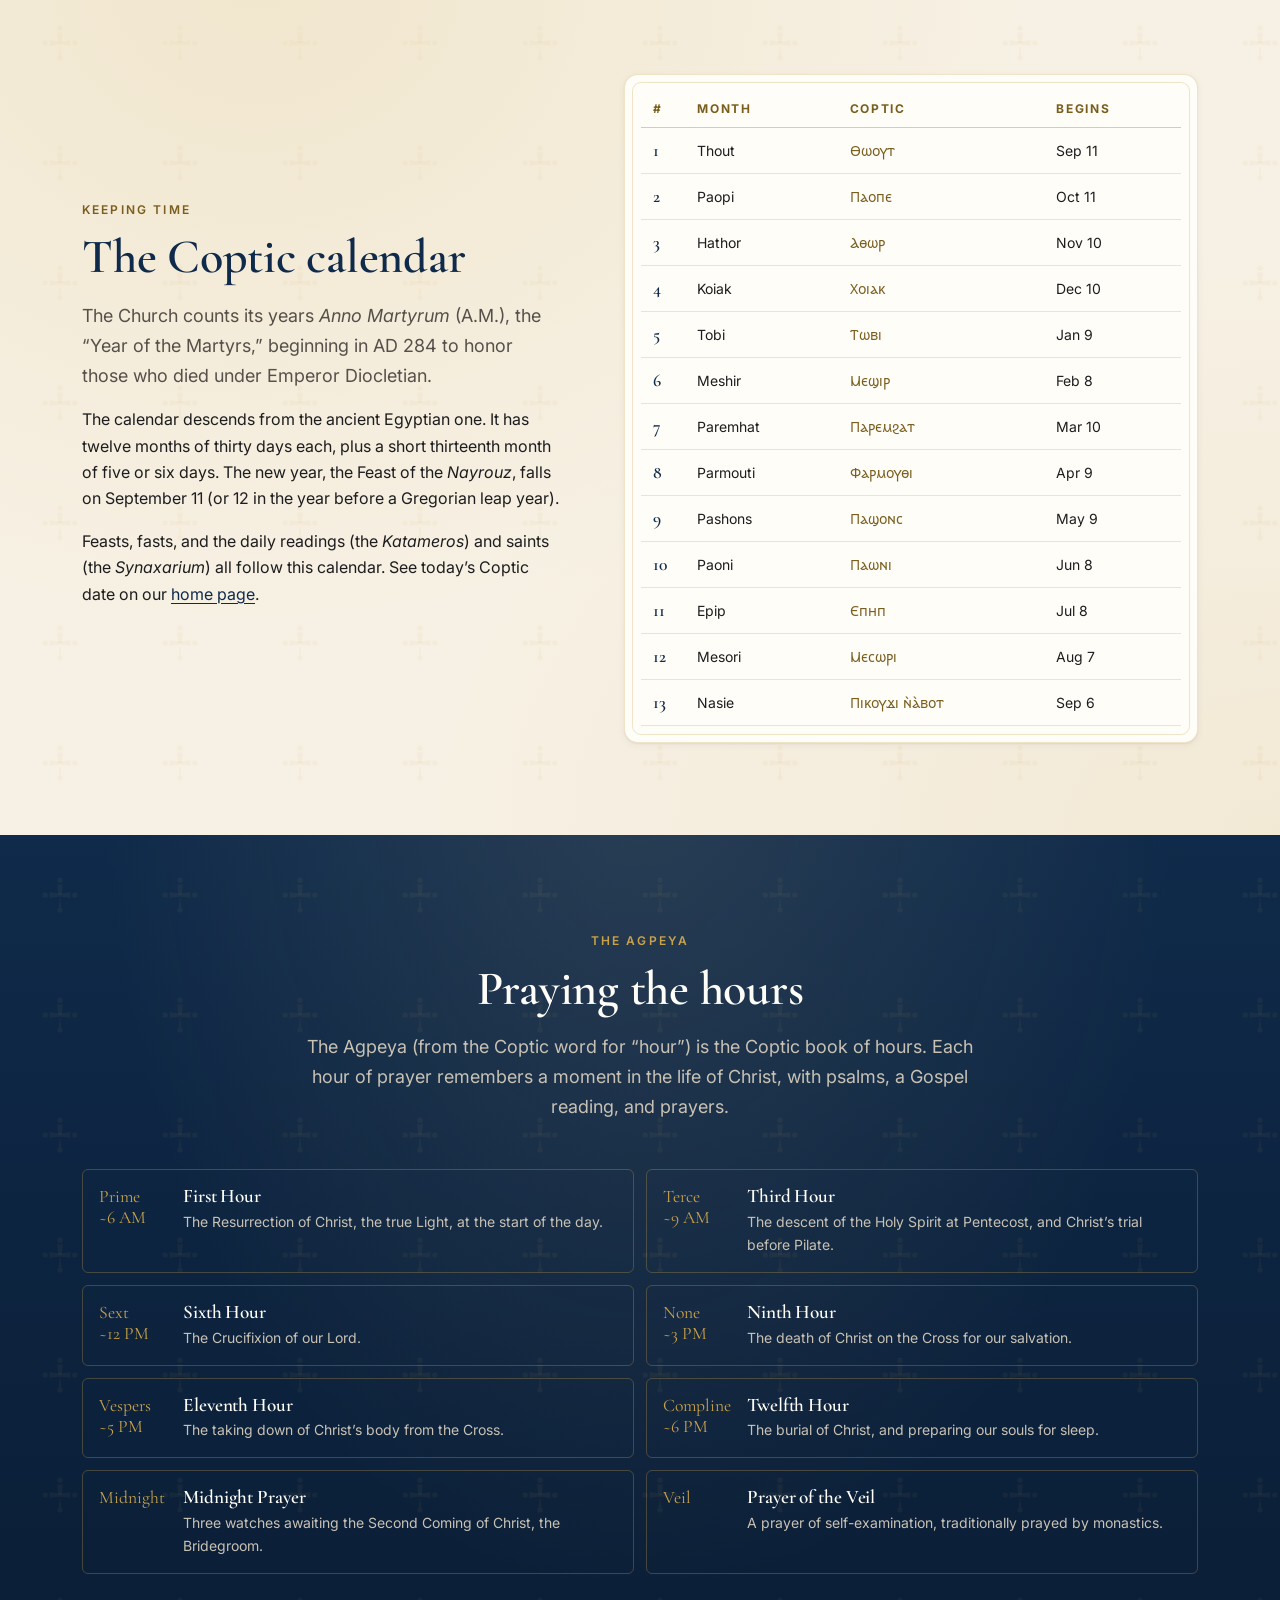
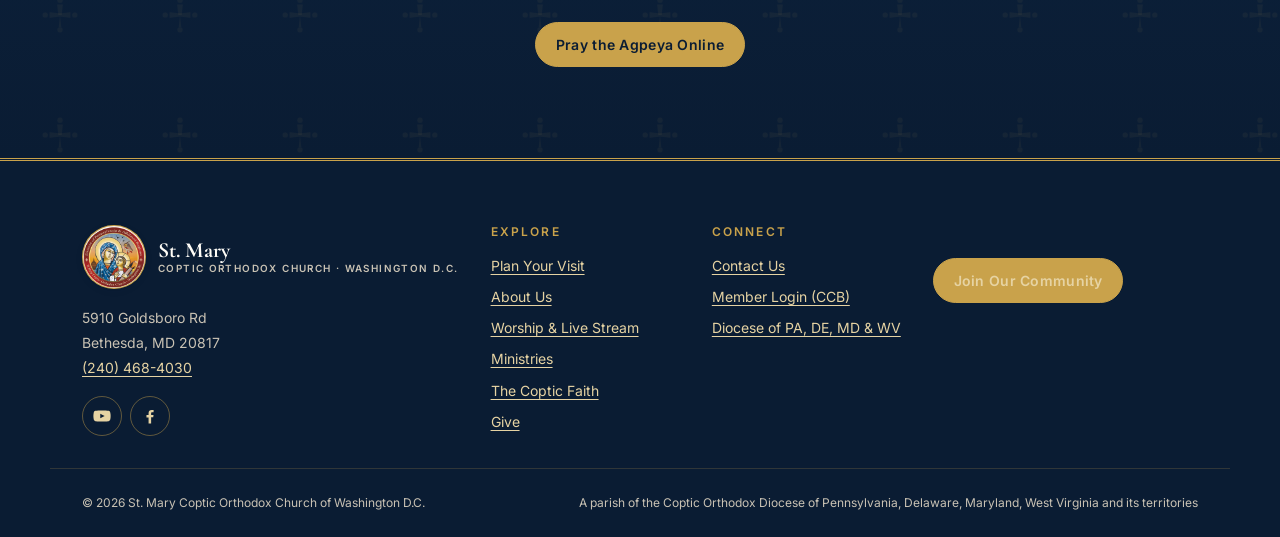
<file: St Mary Website/faith.html>
<!DOCTYPE html>
<html lang="en" dir="ltr">
<head>
  <!-- Google tag (gtag.js) -->
  <script async src="https://www.googletagmanager.com/gtag/js?id=G-9L62ETL212"></script>
  <script>
    window.dataLayer = window.dataLayer || [];
    function gtag(){dataLayer.push(arguments);}
    gtag('js', new Date());

    gtag('config', 'G-9L62ETL212');
  </script>
  <meta charset="utf-8">
  <meta name="viewport" content="width=device-width, initial-scale=1">
  <title>The Coptic Faith · St. Mary Coptic Orthodox Church</title>
  <meta name="description" content="An introduction to Coptic Orthodox beliefs, sacraments, fasting, the Coptic calendar, and the Agpeya.">
  <link rel="icon" href="images/logo.jpg">
  <link rel="preconnect" href="https://fonts.googleapis.com">
  <link rel="preconnect" href="https://fonts.gstatic.com" crossorigin>
  <link href="https://fonts.googleapis.com/css2?family=Amiri:wght@400;700&family=Cormorant+Garamond:ital,wght@0,500;0,600;0,700;1,500&family=Inter:wght@400;500;600;700&family=Noto+Sans+Coptic&display=swap" rel="stylesheet">
  <link rel="stylesheet" href="css/styles.css?v=20261017d">
</head>
<body>

  <!-- ============ SVG sprite: the Coptic cross + icons (drawn for this site) ============ -->
  <svg width="0" height="0" style="position:absolute" aria-hidden="true" focusable="false">
    <defs>
      <!-- Coptic cross: four equal flared arms, each ending in a trefoil (three budded circles) -->
      <symbol id="coptic-cross" viewBox="0 0 100 100">
        <g id="cross-arm">
          <path d="M46 50 43 24h14l-3 26z"/>
          <circle cx="50" cy="13" r="6.5"/>
          <circle cx="41" cy="21" r="5.5"/>
          <circle cx="59" cy="21" r="5.5"/>
        </g>
        <use href="#cross-arm" transform="rotate(90 50 50)"/>
        <use href="#cross-arm" transform="rotate(180 50 50)"/>
        <use href="#cross-arm" transform="rotate(270 50 50)"/>
        <circle cx="50" cy="50" r="7"/>
      </symbol>
      <symbol id="i-play" viewBox="0 0 24 24"><path d="M7 4.5v15l13-7.5z"/></symbol>
      <symbol id="i-youtube" viewBox="0 0 24 24"><path d="M23 7.2a3 3 0 0 0-2.1-2.1C19 4.6 12 4.6 12 4.6s-7 0-8.9.5A3 3 0 0 0 1 7.2 31 31 0 0 0 .5 12 31 31 0 0 0 1 16.8a3 3 0 0 0 2.1 2.1c1.9.5 8.9.5 8.9.5s7 0 8.9-.5a3 3 0 0 0 2.1-2.1c.4-1.6.5-3.2.5-4.8s-.1-3.2-.5-4.8zM9.7 15.1V8.9l5.8 3.1z"/></symbol>
      <symbol id="i-facebook" viewBox="0 0 24 24"><path d="M13.5 22v-8.2h2.8l.4-3.2h-3.2V8.5c0-.9.3-1.6 1.6-1.6h1.7V4.1c-.3 0-1.3-.1-2.5-.1-2.5 0-4.2 1.5-4.2 4.3v2.4H7.3v3.2h2.8V22z"/></symbol>
      <symbol id="i-pin" viewBox="0 0 24 24"><path d="M12 2a7 7 0 0 0-7 7c0 5.2 7 13 7 13s7-7.8 7-13a7 7 0 0 0-7-7zm0 9.5A2.5 2.5 0 1 1 12 6.5a2.5 2.5 0 0 1 0 5z"/></symbol>
      <symbol id="i-phone" viewBox="0 0 24 24"><path d="M6.6 10.8a15.1 15.1 0 0 0 6.6 6.6l2.2-2.2c.3-.3.7-.4 1-.2 1.1.4 2.3.6 3.6.6.6 0 1 .4 1 1V20c0 .6-.4 1-1 1A17 17 0 0 1 3 4c0-.6.4-1 1-1h3.5c.6 0 1 .4 1 1 0 1.3.2 2.5.6 3.6.1.3 0 .7-.2 1z"/></symbol>
      <symbol id="i-mail" viewBox="0 0 24 24"><path d="M20 4H4a2 2 0 0 0-2 2v12a2 2 0 0 0 2 2h16a2 2 0 0 0 2-2V6a2 2 0 0 0-2-2zm0 4-8 5-8-5V6l8 5 8-5z"/></symbol>
      <symbol id="i-clock" viewBox="0 0 24 24"><path d="M12 2a10 10 0 1 0 0 20 10 10 0 0 0 0-20zm1 10.4 3.5 2.1-.8 1.3L11 13V7h2z"/></symbol>
    </defs>
  </svg>

  <a class="skip-link" href="#main">Skip to main content</a>

  <!-- ============ Header ============ -->
  <header class="site-header">
    <div class="container header-inner">
      <a class="brand" href="index.html" aria-label="St. Mary Coptic Orthodox Church, home">
        <span class="brand-mark"><img src="images/logo.jpg" alt="" width="64" height="64"></span>
        <span class="brand-text">
          <span class="brand-name">St. Mary</span>
          <span class="brand-sub">Coptic Orthodox Church · Washington D.C.</span>
        </span>
      </a>

      <nav id="site-nav" class="site-nav" aria-label="Main">
        <button class="nav-close" type="button" aria-label="Close menu">
          <svg viewBox="0 0 24 24" fill="none" stroke-width="1.8" stroke-linecap="round" aria-hidden="true"><path d="M5 5l14 14M19 5L5 19"/></svg>
        </button>
        <ul class="nav-list">
          <li><a href="index.html">Home</a></li>
          <li><a href="visit.html">Visit</a></li>
          <li><a href="about.html">About</a></li>
          <li><a href="worship.html">Worship</a></li>
          <li><a href="ministries.html">Ministries</a></li>
          <li><a href="faith.html" aria-current="page">Our Faith</a></li>
          <li><a href="contact.html">Contact</a></li>
        </ul>
        <div class="lang-toggle" role="group" aria-label="Language">
          <button type="button" aria-pressed="true" lang="en">EN</button>
          <button type="button" aria-pressed="false" lang="ar">عربي</button>
        </div>
        <div class="nav-extra">
          <a class="btn btn--gold" href="give.html">Give</a>
          <a href="https://copadiocese.ccbchurch.com/goto/login" target="_blank" rel="noopener">Member Login (CCB)</a>
          <a href="tel:+12404684030">(240) 468-4030</a>
        </div>
      </nav>

      <div class="header-actions">
        <div class="lang-toggle header-lang" role="group" aria-label="Language">
          <button type="button" aria-pressed="true" lang="en">EN</button>
          <button type="button" aria-pressed="false" lang="ar">عربي</button>
        </div>
        <a class="btn btn--gold btn--sm" href="give.html">Give</a>
        <button class="menu-btn" type="button" aria-label="Open menu" aria-expanded="false" aria-controls="site-nav">
          <svg viewBox="0 0 24 24" fill="none" stroke-width="1.8" stroke-linecap="round" aria-hidden="true"><path d="M4 7h16M4 12h16M4 17h16"/></svg>
        </button>
      </div>
    </div>
    <div class="nav-scrim" aria-hidden="true"></div>
  </header>

  <!-- ============ Fasting-season banner (js/main.js shows it only while a fast is active) ============ -->
  <aside class="fast-banner" aria-label="Current fasting season" data-fast-banner>
    <div class="container">
      <svg class="cross" aria-hidden="true"><use href="#coptic-cross"/></svg>
      <strong data-dynamic data-fast-name>Nativity Fast</strong>
      <span data-dynamic data-fast-day>Day 12 of 43</span>
    </div>
  </aside>


  <main id="main">

    <!-- ============ Page hero ============ -->
    <section class="page-hero" aria-labelledby="page-title">
      <div class="container">
        <div class="divider" aria-hidden="true"><svg class="cross"><use href="#coptic-cross"/></svg></div>
        <span class="eyebrow">The Coptic Faith</span>
        <h1 id="page-title">The faith once delivered to the saints</h1>
        <p class="lede">An introduction to what the Coptic Orthodox Church believes, and how that faith shapes our prayer, our year, and our daily life.</p>
      </div>
    </section>

    <nav class="subnav" aria-label="On this page">
      <ul>
        <li><a href="#beliefs">Beliefs</a></li>
        <li><a href="#sacraments">Sacraments</a></li>
        <li><a href="#fasting">Fasting</a></li>
        <li><a href="#calendar">Coptic Calendar</a></li>
        <li><a href="#agpeya">The Agpeya</a></li>
      </ul>
    </nav>

    <!-- ============ Beliefs ============ -->
    <section id="beliefs" class="section section--ivory" aria-labelledby="beliefs-title">
      <div class="container split">
        <div class="reveal">
          <span class="eyebrow">What We Believe</span>
          <h2 id="beliefs-title">Orthodox, apostolic, ancient</h2>
          <div class="prose">
            <p class="lede">The Coptic Orthodox Church is the Church of Alexandria, founded by St. Mark the Apostle. “Copt” comes from the Greek word for Egyptian.</p>
            <p>Together with the Armenian, Syriac, Ethiopian, Eritrean, and Indian (Malankara) Orthodox Churches, we belong to the family of Oriental Orthodox Churches, which share one faith and communion.</p>
            <ul>
              <li><strong>The Holy Trinity:</strong> one God in three Persons, Father, Son, and Holy Spirit.</li>
              <li><strong>The Incarnation:</strong> Jesus Christ is fully God and fully man, one Lord, as St. Cyril of Alexandria taught: “one nature of God the Word incarnate,” without mingling, confusion, or change.</li>
              <li><strong>Salvation:</strong> by God’s grace, received through faith, the sacraments, and a life of repentance and love.</li>
              <li><strong>Holy Scripture and Holy Tradition:</strong> the Bible, read within the living teaching of the Church, the Councils, and the Fathers.</li>
              <li><strong>The communion of saints:</strong> we honor St. Mary the Theotokos, the martyrs, and all the saints, and ask their prayers.</li>
            </ul>
          </div>
        </div>

        <div class="reveal reveal-delay-1">
          <div class="card card--framed stack">
            <span class="eyebrow">The Creed</span>
            <h3>The Nicene Creed</h3>
            <p>Formulated at the Councils of Nicaea (325), where St. Athanasius of Alexandria defended the faith, and Constantinople (381), the Creed is proclaimed in every Liturgy. It begins:</p>
            <p class="scripture" style="text-align: start; font-size: 1.2rem;">“We believe in one God, God the Father, the Pantocrator, Creator of heaven and earth, and of all things seen and unseen…”</p>
          </div>
        </div>
      </div>
    </section>

    <!-- ============ Sacraments ============ -->
    <section id="sacraments" class="section section--parchment" aria-labelledby="sacraments-title">
      <div class="container">
        <div class="section-head reveal">
          <span class="eyebrow">The Holy Mysteries</span>
          <h2 id="sacraments-title">The seven sacraments</h2>
          <p>Through the sacraments, the Holy Spirit gives the grace of God to the faithful at every stage of life.</p>
        </div>

        <div class="grid grid--4 numbered">
          <article class="card card--framed reveal"><h3>Baptism</h3><p>New birth by water and the Spirit: full immersion, three times, in the name of the Holy Trinity.</p></article>
          <article class="card card--framed reveal reveal-delay-1"><h3>Chrismation</h3><p>The seal of the gift of the Holy Spirit, given with the holy Myron immediately after Baptism.</p></article>
          <article class="card card--framed reveal reveal-delay-2"><h3>Eucharist</h3><p>Holy Communion: the true Body and Blood of Christ, the center of the Church’s life.</p></article>
          <article class="card card--framed reveal reveal-delay-3"><h3>Repentance &amp; Confession</h3><p>Returning to God, confessing before a priest, and receiving absolution and guidance.</p></article>
          <article class="card card--framed reveal"><h3>Unction of the Sick</h3><p>Prayer and anointing with oil for the healing of body and soul.</p></article>
          <article class="card card--framed reveal reveal-delay-1"><h3>Matrimony</h3><p>The crowning of husband and wife, united by God in one life of love.</p></article>
          <article class="card card--framed reveal reveal-delay-2"><h3>Priesthood</h3><p>The ordination of bishops, priests, and deacons to serve the Church.</p></article>
          <article class="card reveal reveal-delay-3" style="background: var(--lapis); color: var(--on-dark); border-color: var(--lapis); justify-content: center;">
            <h3 style="color: var(--ivory);">Preparing for a sacrament?</h3>
            <p style="color: var(--on-dark-muted);">Baptisms, weddings, and confession are arranged with Fr. Domadious.</p>
            <div class="card-foot"><a class="btn btn--gold btn--sm" href="contact.html#message">Request an Appointment</a></div>
          </article>
        </div>
      </div>
    </section>

    <!-- ============ Fasting ============ -->
    <section id="fasting" class="section section--ivory" aria-labelledby="fasting-title">
      <div class="container split">
        <div class="reveal">
          <span class="eyebrow">Fasting</span>
          <h2 id="fasting-title">A Church that fasts</h2>
          <div class="prose">
            <p class="lede">The Coptic Church keeps more fasting days than almost any other, over two hundred in a year.</p>
            <p>Fasting means abstaining from all food for a period of the day, and then eating a vegan diet with no meat, dairy, or eggs. It is always joined to prayer, repentance, and giving to the poor. Fasting rules are adapted for children, the sick, and others under the guidance of one’s father of confession.</p>
            <p>When a fast is under way, you’ll see a banner at the top of every page of this site.</p>
          </div>
        </div>
        <div class="reveal reveal-delay-1">
          <div class="card card--framed" style="padding-block: var(--space-4);">
            <table class="schedule">
              <caption class="visually-hidden">Fasts of the Coptic Church</caption>
              <thead><tr><th scope="col">Fast</th><th scope="col">Length</th><th scope="col">When</th></tr></thead>
              <tbody>
                <tr><th scope="row">Wednesdays &amp; Fridays</th><td data-label="Length">Weekly</td><td data-label="When">All year, except the 50 days after Easter</td></tr>
                <tr><th scope="row">Nativity Fast</th><td data-label="Length">43 days</td><td data-label="When">Nov 25 – Jan 6</td></tr>
                <tr><th scope="row">Jonah’s Fast</th><td data-label="Length">3 days</td><td data-label="When">Two weeks before Great Lent</td></tr>
                <tr><th scope="row">Great Lent &amp; Holy Week</th><td data-label="Length">55 days</td><td data-label="When">Before the Feast of the Resurrection</td></tr>
                <tr><th scope="row">Apostles’ Fast</th><td data-label="Length">Varies</td><td data-label="When">After Pentecost until July 12</td></tr>
                <tr><th scope="row">St. Mary’s Fast</th><td data-label="Length">15 days</td><td data-label="When">Aug 7 – 21</td></tr>
                <tr><th scope="row">Paramoun</th><td data-label="Length">1–3 days</td><td data-label="When">Eves of Nativity &amp; Theophany</td></tr>
              </tbody>
            </table>
          </div>
        </div>
      </div>
    </section>

    <!-- ============ Coptic calendar ============ -->
    <section id="calendar" class="section section--parchment" aria-labelledby="coptic-cal-title">
      <div class="container split">
        <div class="reveal">
          <span class="eyebrow">Keeping Time</span>
          <h2 id="coptic-cal-title">The Coptic calendar</h2>
          <div class="prose">
            <p class="lede">The Church counts its years <em>Anno Martyrum</em> (A.M.), the “Year of the Martyrs,” beginning in AD 284 to honor those who died under Emperor Diocletian.</p>
            <p>The calendar descends from the ancient Egyptian one. It has twelve months of thirty days each, plus a short thirteenth month of five or six days. The new year, the Feast of the <em>Nayrouz</em>, falls on September 11 (or 12 in the year before a Gregorian leap year).</p>
            <p>Feasts, fasts, and the daily readings (the <em>Katameros</em>) and saints (the <em>Synaxarium</em>) all follow this calendar. See today’s Coptic date on our <a href="index.html">home page</a>.</p>
          </div>
        </div>
        <div class="card card--framed reveal reveal-delay-1" style="padding: var(--space-4);">
          <table class="months">
            <caption class="visually-hidden">The thirteen Coptic months and their usual Gregorian start dates</caption>
            <thead><tr><th scope="col">#</th><th scope="col">Month</th><th scope="col">Coptic</th><th scope="col">Begins</th></tr></thead>
            <tbody>
              <tr><td>1</td><td>Thout</td><td lang="cop">Ⲑⲱⲟⲩⲧ</td><td>Sep 11</td></tr>
              <tr><td>2</td><td>Paopi</td><td lang="cop">Ⲡⲁⲟⲡⲉ</td><td>Oct 11</td></tr>
              <tr><td>3</td><td>Hathor</td><td lang="cop">Ⲁⲑⲱⲣ</td><td>Nov 10</td></tr>
              <tr><td>4</td><td>Koiak</td><td lang="cop">Ⲭⲟⲓⲁⲕ</td><td>Dec 10</td></tr>
              <tr><td>5</td><td>Tobi</td><td lang="cop">Ⲧⲱⲃⲓ</td><td>Jan 9</td></tr>
              <tr><td>6</td><td>Meshir</td><td lang="cop">Ⲙⲉϣⲓⲣ</td><td>Feb 8</td></tr>
              <tr><td>7</td><td>Paremhat</td><td lang="cop">Ⲡⲁⲣⲉⲙϩⲁⲧ</td><td>Mar 10</td></tr>
              <tr><td>8</td><td>Parmouti</td><td lang="cop">Ⲫⲁⲣⲙⲟⲩⲑⲓ</td><td>Apr 9</td></tr>
              <tr><td>9</td><td>Pashons</td><td lang="cop">Ⲡⲁϣⲟⲛⲥ</td><td>May 9</td></tr>
              <tr><td>10</td><td>Paoni</td><td lang="cop">Ⲡⲁⲱⲛⲓ</td><td>Jun 8</td></tr>
              <tr><td>11</td><td>Epip</td><td lang="cop">Ⲉⲡⲏⲡ</td><td>Jul 8</td></tr>
              <tr><td>12</td><td>Mesori</td><td lang="cop">Ⲙⲉⲥⲱⲣⲓ</td><td>Aug 7</td></tr>
              <tr><td>13</td><td>Nasie</td><td lang="cop">Ⲡⲓⲕⲟⲩϫⲓ ⲛ̀ⲁ̀ⲃⲟⲧ</td><td>Sep 6</td></tr>
            </tbody>
          </table>
        </div>
      </div>
    </section>

    <!-- ============ Agpeya ============ -->
    <section id="agpeya" class="section section--lapis" aria-labelledby="agpeya-title">
      <div class="container">
        <div class="section-head reveal">
          <span class="eyebrow">The Agpeya</span>
          <h2 id="agpeya-title">Praying the hours</h2>
          <p>The Agpeya (from the Coptic word for “hour”) is the Coptic book of hours. Each hour of prayer remembers a moment in the life of Christ, with psalms, a Gospel reading, and prayers.</p>
        </div>

        <ol class="hours">
          <li class="reveal"><span class="hour-time">Prime<br>~6 AM</span><div><h3>First Hour</h3><p>The Resurrection of Christ, the true Light, at the start of the day.</p></div></li>
          <li class="reveal reveal-delay-1"><span class="hour-time">Terce<br>~9 AM</span><div><h3>Third Hour</h3><p>The descent of the Holy Spirit at Pentecost, and Christ’s trial before Pilate.</p></div></li>
          <li class="reveal"><span class="hour-time">Sext<br>~12 PM</span><div><h3>Sixth Hour</h3><p>The Crucifixion of our Lord.</p></div></li>
          <li class="reveal reveal-delay-1"><span class="hour-time">None<br>~3 PM</span><div><h3>Ninth Hour</h3><p>The death of Christ on the Cross for our salvation.</p></div></li>
          <li class="reveal"><span class="hour-time">Vespers<br>~5 PM</span><div><h3>Eleventh Hour</h3><p>The taking down of Christ’s body from the Cross.</p></div></li>
          <li class="reveal reveal-delay-1"><span class="hour-time">Compline<br>~6 PM</span><div><h3>Twelfth Hour</h3><p>The burial of Christ, and preparing our souls for sleep.</p></div></li>
          <li class="reveal"><span class="hour-time">Midnight</span><div><h3>Midnight Prayer</h3><p>Three watches awaiting the Second Coming of Christ, the Bridegroom.</p></div></li>
          <li class="reveal reveal-delay-1"><span class="hour-time">Veil</span><div><h3>Prayer of the Veil</h3><p>A prayer of self-examination, traditionally prayed by monastics.</p></div></li>
        </ol>

        <div class="btn-row reveal" style="justify-content: center; margin-top: var(--space-7);">
          <a class="btn btn--gold" href="https://agpeya.org/" target="_blank" rel="noopener">Pray the Agpeya Online</a>
        </div>
      </div>
    </section>
  </main>

  <!-- ============ Footer ============ -->
  <footer class="site-footer">
    <div class="container footer-grid">
      <div>
        <a class="brand" href="index.html" aria-label="St. Mary Coptic Orthodox Church, home">
        <span class="brand-mark"><img src="images/logo.jpg" alt="" width="64" height="64"></span>
        <span class="brand-text">
          <span class="brand-name">St. Mary</span>
          <span class="brand-sub">Coptic Orthodox Church · Washington D.C.</span>
        </span>
      </a>
        <address>
          5910 Goldsboro Rd<br>
          Bethesda, MD 20817<br>
          <a href="tel:+12404684030">(240) 468-4030</a>
        </address>
        <div class="social">
          <a href="https://www.youtube.com/@saintmarydc" aria-label="St. Mary on YouTube" target="_blank" rel="noopener"><svg aria-hidden="true"><use href="#i-youtube"/></svg></a>
          <a href="https://www.facebook.com/SaintmaryDC" aria-label="St. Mary on Facebook" target="_blank" rel="noopener"><svg aria-hidden="true"><use href="#i-facebook"/></svg></a>
        </div>
      </div>

      <div>
        <h2>Explore</h2>
        <ul class="footer-list">
          <li><a href="visit.html">Plan Your Visit</a></li>
          <li><a href="about.html">About Us</a></li>
          <li><a href="worship.html">Worship &amp; Live Stream</a></li>
          <li><a href="ministries.html">Ministries</a></li>
          <li><a href="faith.html">The Coptic Faith</a></li>
          <li><a href="give.html">Give</a></li>
        </ul>
      </div>

      <div>
        <h2>Connect</h2>
        <ul class="footer-list">
          <li><a href="contact.html">Contact Us</a></li>
          <li><a href="https://copadiocese.ccbchurch.com/goto/login" target="_blank" rel="noopener">Member Login (CCB)</a></li>
          <li><a href="https://copticpa.org" target="_blank" rel="noopener">Diocese of PA, DE, MD &amp; WV</a></li>
        </ul>
      </div>

      <div>
        <a class="btn btn--gold footer-join" href="https://copadiocese.ccbchurch.com/goto/login" target="_blank" rel="noopener">Join Our Community</a>
      </div>
    </div>

    <div class="container footer-bottom">
      <span>© <span data-year>2026</span> St. Mary Coptic Orthodox Church of Washington D.C.</span>
      <span>A parish of the Coptic Orthodox Diocese of Pennsylvania, Delaware, Maryland, West Virginia and its territories</span>
    </div>
  </footer>

  <script src="js/main.js?v=20261017d" defer></script>
</body>
</html>
</file>
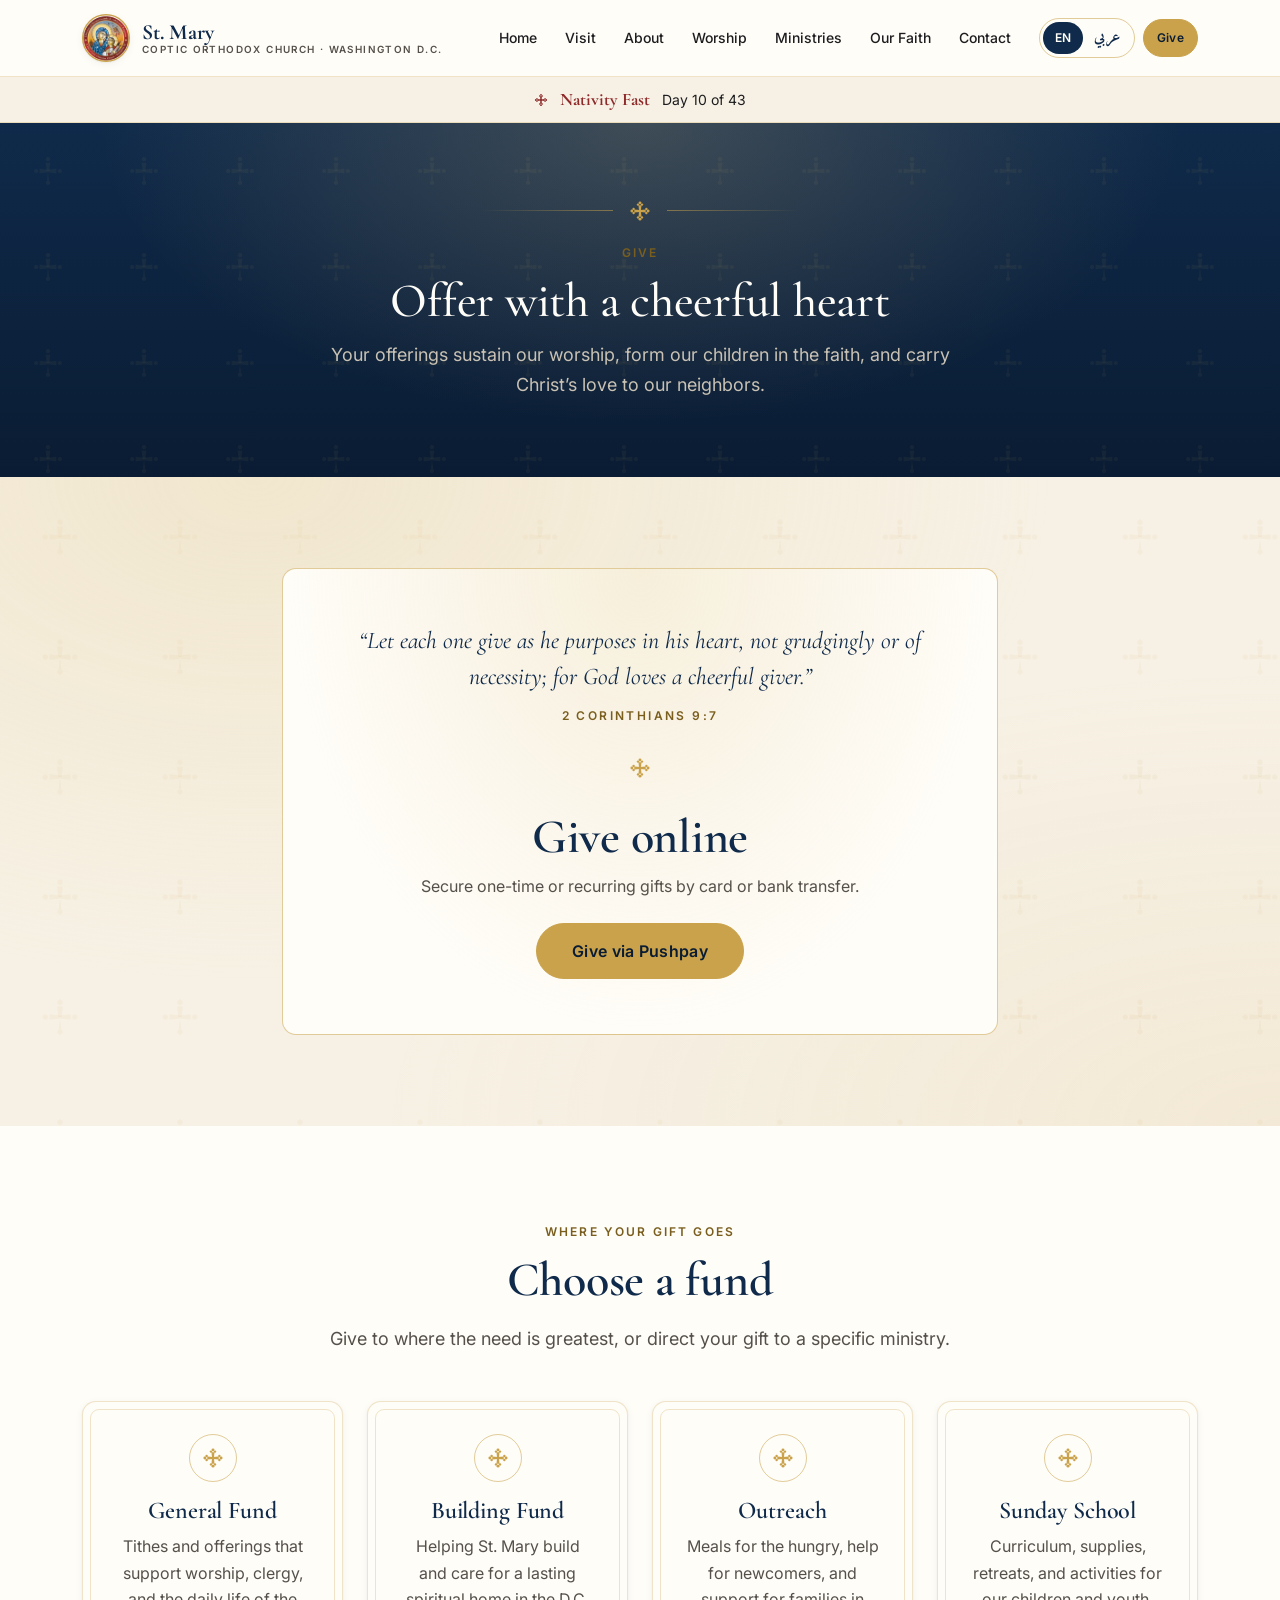
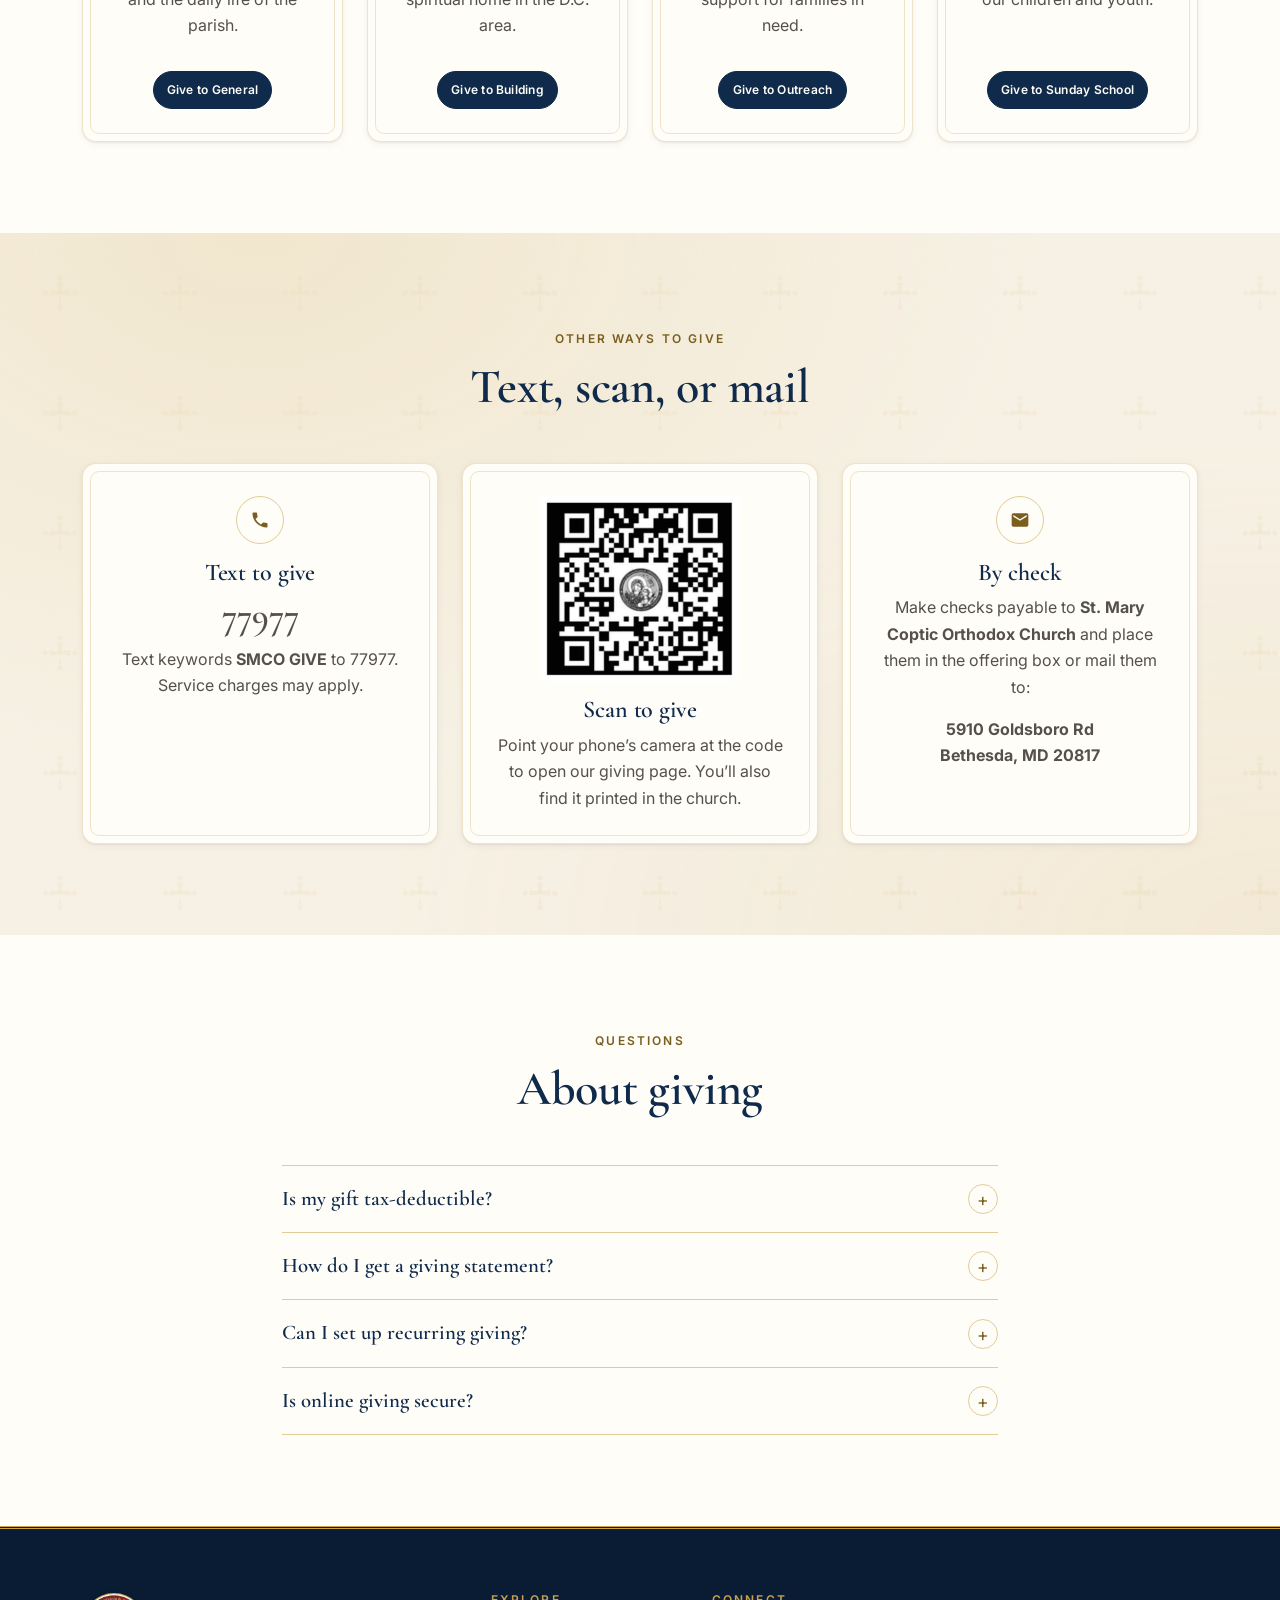
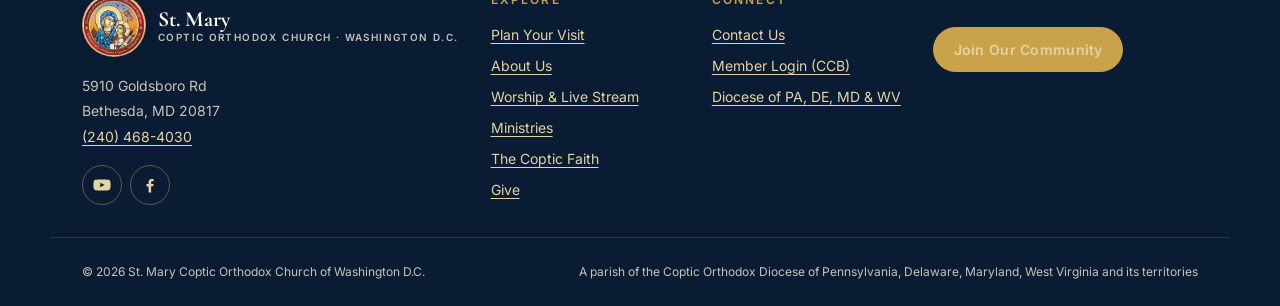
<file: St Mary Website/give.html>
<!DOCTYPE html>
<html lang="en" dir="ltr">
<head>
  <!-- Google tag (gtag.js) -->
  <script async src="https://www.googletagmanager.com/gtag/js?id=G-9L62ETL212"></script>
  <script>
    window.dataLayer = window.dataLayer || [];
    function gtag(){dataLayer.push(arguments);}
    gtag('js', new Date());

    gtag('config', 'G-9L62ETL212');
  </script>
  <meta charset="utf-8">
  <meta name="viewport" content="width=device-width, initial-scale=1">
  <title>Give · St. Mary Coptic Orthodox Church</title>
  <meta name="description" content="Support the ministries of St. Mary Coptic Orthodox Church of Washington D.C.">
  <link rel="icon" href="images/logo.jpg">
  <link rel="preconnect" href="https://fonts.googleapis.com">
  <link rel="preconnect" href="https://fonts.gstatic.com" crossorigin>
  <link href="https://fonts.googleapis.com/css2?family=Amiri:wght@400;700&family=Cormorant+Garamond:ital,wght@0,500;0,600;0,700;1,500&family=Inter:wght@400;500;600;700&family=Noto+Sans+Coptic&display=swap" rel="stylesheet">
  <link rel="stylesheet" href="css/styles.css?v=20261017d">
</head>
<body>

  <!-- ============ SVG sprite: the Coptic cross + icons (drawn for this site) ============ -->
  <svg width="0" height="0" style="position:absolute" aria-hidden="true" focusable="false">
    <defs>
      <!-- Coptic cross: four equal flared arms, each ending in a trefoil (three budded circles) -->
      <symbol id="coptic-cross" viewBox="0 0 100 100">
        <g id="cross-arm">
          <path d="M46 50 43 24h14l-3 26z"/>
          <circle cx="50" cy="13" r="6.5"/>
          <circle cx="41" cy="21" r="5.5"/>
          <circle cx="59" cy="21" r="5.5"/>
        </g>
        <use href="#cross-arm" transform="rotate(90 50 50)"/>
        <use href="#cross-arm" transform="rotate(180 50 50)"/>
        <use href="#cross-arm" transform="rotate(270 50 50)"/>
        <circle cx="50" cy="50" r="7"/>
      </symbol>
      <symbol id="i-play" viewBox="0 0 24 24"><path d="M7 4.5v15l13-7.5z"/></symbol>
      <symbol id="i-youtube" viewBox="0 0 24 24"><path d="M23 7.2a3 3 0 0 0-2.1-2.1C19 4.6 12 4.6 12 4.6s-7 0-8.9.5A3 3 0 0 0 1 7.2 31 31 0 0 0 .5 12 31 31 0 0 0 1 16.8a3 3 0 0 0 2.1 2.1c1.9.5 8.9.5 8.9.5s7 0 8.9-.5a3 3 0 0 0 2.1-2.1c.4-1.6.5-3.2.5-4.8s-.1-3.2-.5-4.8zM9.7 15.1V8.9l5.8 3.1z"/></symbol>
      <symbol id="i-facebook" viewBox="0 0 24 24"><path d="M13.5 22v-8.2h2.8l.4-3.2h-3.2V8.5c0-.9.3-1.6 1.6-1.6h1.7V4.1c-.3 0-1.3-.1-2.5-.1-2.5 0-4.2 1.5-4.2 4.3v2.4H7.3v3.2h2.8V22z"/></symbol>
      <symbol id="i-pin" viewBox="0 0 24 24"><path d="M12 2a7 7 0 0 0-7 7c0 5.2 7 13 7 13s7-7.8 7-13a7 7 0 0 0-7-7zm0 9.5A2.5 2.5 0 1 1 12 6.5a2.5 2.5 0 0 1 0 5z"/></symbol>
      <symbol id="i-phone" viewBox="0 0 24 24"><path d="M6.6 10.8a15.1 15.1 0 0 0 6.6 6.6l2.2-2.2c.3-.3.7-.4 1-.2 1.1.4 2.3.6 3.6.6.6 0 1 .4 1 1V20c0 .6-.4 1-1 1A17 17 0 0 1 3 4c0-.6.4-1 1-1h3.5c.6 0 1 .4 1 1 0 1.3.2 2.5.6 3.6.1.3 0 .7-.2 1z"/></symbol>
      <symbol id="i-mail" viewBox="0 0 24 24"><path d="M20 4H4a2 2 0 0 0-2 2v12a2 2 0 0 0 2 2h16a2 2 0 0 0 2-2V6a2 2 0 0 0-2-2zm0 4-8 5-8-5V6l8 5 8-5z"/></symbol>
      <symbol id="i-clock" viewBox="0 0 24 24"><path d="M12 2a10 10 0 1 0 0 20 10 10 0 0 0 0-20zm1 10.4 3.5 2.1-.8 1.3L11 13V7h2z"/></symbol>
    </defs>
  </svg>

  <a class="skip-link" href="#main">Skip to main content</a>

  <!-- ============ Header ============ -->
  <header class="site-header">
    <div class="container header-inner">
      <a class="brand" href="index.html" aria-label="St. Mary Coptic Orthodox Church, home">
        <span class="brand-mark"><img src="images/logo.jpg" alt="" width="64" height="64"></span>
        <span class="brand-text">
          <span class="brand-name">St. Mary</span>
          <span class="brand-sub">Coptic Orthodox Church · Washington D.C.</span>
        </span>
      </a>

      <nav id="site-nav" class="site-nav" aria-label="Main">
        <button class="nav-close" type="button" aria-label="Close menu">
          <svg viewBox="0 0 24 24" fill="none" stroke-width="1.8" stroke-linecap="round" aria-hidden="true"><path d="M5 5l14 14M19 5L5 19"/></svg>
        </button>
        <ul class="nav-list">
          <li><a href="index.html">Home</a></li>
          <li><a href="visit.html">Visit</a></li>
          <li><a href="about.html">About</a></li>
          <li><a href="worship.html">Worship</a></li>
          <li><a href="ministries.html">Ministries</a></li>
          <li><a href="faith.html">Our Faith</a></li>
          <li><a href="contact.html">Contact</a></li>
        </ul>
        <div class="lang-toggle" role="group" aria-label="Language">
          <button type="button" aria-pressed="true" lang="en">EN</button>
          <button type="button" aria-pressed="false" lang="ar">عربي</button>
        </div>
        <div class="nav-extra">
          <a class="btn btn--gold" href="give.html">Give</a>
          <a href="https://copadiocese.ccbchurch.com/goto/login" target="_blank" rel="noopener">Member Login (CCB)</a>
          <a href="tel:+12404684030">(240) 468-4030</a>
        </div>
      </nav>

      <div class="header-actions">
        <div class="lang-toggle header-lang" role="group" aria-label="Language">
          <button type="button" aria-pressed="true" lang="en">EN</button>
          <button type="button" aria-pressed="false" lang="ar">عربي</button>
        </div>
        <a class="btn btn--gold btn--sm" href="give.html" aria-current="page">Give</a>
        <button class="menu-btn" type="button" aria-label="Open menu" aria-expanded="false" aria-controls="site-nav">
          <svg viewBox="0 0 24 24" fill="none" stroke-width="1.8" stroke-linecap="round" aria-hidden="true"><path d="M4 7h16M4 12h16M4 17h16"/></svg>
        </button>
      </div>
    </div>
    <div class="nav-scrim" aria-hidden="true"></div>
  </header>

  <!-- ============ Fasting-season banner (js/main.js shows it only while a fast is active) ============ -->
  <aside class="fast-banner" aria-label="Current fasting season" data-fast-banner>
    <div class="container">
      <svg class="cross" aria-hidden="true"><use href="#coptic-cross"/></svg>
      <strong data-dynamic data-fast-name>Nativity Fast</strong>
      <span data-dynamic data-fast-day>Day 12 of 43</span>
    </div>
  </aside>


  <main id="main">

    <!-- ============ Page hero ============ -->
    <section class="page-hero" aria-labelledby="page-title">
      <div class="container">
        <div class="divider" aria-hidden="true"><svg class="cross"><use href="#coptic-cross"/></svg></div>
        <span class="eyebrow">Give</span>
        <h1 id="page-title">Offer with a cheerful heart</h1>
        <p class="lede">Your offerings sustain our worship, form our children in the faith, and carry Christ’s love to our neighbors.</p>
      </div>
    </section>

    <!-- ============ Primary giving panel ============ -->
    <section id="give-now" class="section section--parchment" aria-labelledby="give-now-title">
      <div class="container container--narrow">
        <div class="give-hero-panel reveal">
          <p class="scripture">“Let each one give as he purposes in his heart, not grudgingly or of necessity; for God loves a cheerful giver.”<cite>2 Corinthians 9:7</cite></p>
          <div class="divider" aria-hidden="true" style="margin-block: 0;"><svg class="cross"><use href="#coptic-cross"/></svg></div>
          <div>
            <h2 id="give-now-title" style="margin-bottom: var(--space-2);">Give online</h2>
            <p style="color: var(--muted); margin-bottom: var(--space-5);">Secure one-time or recurring gifts by card or bank transfer.</p>
            <a class="btn btn--gold btn--lg" href="https://pushpay.com/g/stmarycopticorthodoxwadc" target="_blank" rel="noopener">Give via Pushpay<span class="visually-hidden"> (opens in new tab)</span></a>
          </div>
        </div>
      </div>
    </section>

    <!-- ============ Funds ============ -->
    <section class="section section--ivory" aria-labelledby="funds-title">
      <div class="container">
        <div class="section-head reveal">
          <span class="eyebrow">Where Your Gift Goes</span>
          <h2 id="funds-title">Choose a fund</h2>
          <p>Give to where the need is greatest, or direct your gift to a specific ministry.</p>
        </div>

        <div class="grid grid--4">
          <article class="card card--framed fund reveal">
            <span class="card-icon"><svg class="cross" aria-hidden="true"><use href="#coptic-cross"/></svg></span>
            <h3>General Fund</h3>
            <p>Tithes and offerings that support worship, clergy, and the daily life of the parish.</p>
            <div class="card-foot"><a class="btn btn--primary btn--sm" href="https://pushpay.com/g/stmarycopticorthodoxwadc" target="_blank" rel="noopener">Give to General<span class="visually-hidden"> (opens in new tab)</span></a></div>
          </article>
          <article class="card card--framed fund reveal reveal-delay-1">
            <span class="card-icon"><svg class="cross" aria-hidden="true"><use href="#coptic-cross"/></svg></span>
            <h3>Building Fund</h3>
            <p>Helping St. Mary build and care for a lasting spiritual home in the D.C. area.</p>
            <div class="card-foot"><a class="btn btn--primary btn--sm" href="https://pushpay.com/g/stmarycopticorthodoxwadc" target="_blank" rel="noopener">Give to Building<span class="visually-hidden"> (opens in new tab)</span></a></div>
          </article>
          <article class="card card--framed fund reveal reveal-delay-2">
            <span class="card-icon"><svg class="cross" aria-hidden="true"><use href="#coptic-cross"/></svg></span>
            <h3>Outreach</h3>
            <p>Meals for the hungry, help for newcomers, and support for families in need.</p>
            <div class="card-foot"><a class="btn btn--primary btn--sm" href="https://pushpay.com/g/stmarycopticorthodoxwadc" target="_blank" rel="noopener">Give to Outreach<span class="visually-hidden"> (opens in new tab)</span></a></div>
          </article>
          <article class="card card--framed fund reveal reveal-delay-3">
            <span class="card-icon"><svg class="cross" aria-hidden="true"><use href="#coptic-cross"/></svg></span>
            <h3>Sunday School</h3>
            <p>Curriculum, supplies, retreats, and activities for our children and youth.</p>
            <div class="card-foot"><a class="btn btn--primary btn--sm" href="https://pushpay.com/g/stmarycopticorthodoxwadc" target="_blank" rel="noopener">Give to Sunday School<span class="visually-hidden"> (opens in new tab)</span></a></div>
          </article>
        </div>
      </div>
    </section>

    <!-- ============ Other ways ============ -->
    <section id="text-to-give" class="section section--parchment" aria-labelledby="ways-title">
      <div class="container">
        <div class="section-head reveal">
          <span class="eyebrow">Other Ways to Give</span>
          <h2 id="ways-title">Text, scan, or mail</h2>
        </div>

        <div class="ways">
          <article class="card card--framed reveal" style="text-align: center;">
            <span class="card-icon" style="margin-inline: auto;"><svg aria-hidden="true" style="width:20px;height:20px;fill:var(--gold-text)"><use href="#i-phone"/></svg></span>
            <h3>Text to give</h3>
            <p class="big-number">77977</p>
            <p>Text keywords <strong>SMCO GIVE</strong> to 77977. Service charges may apply.</p>
          </article>
          <article class="card card--framed reveal reveal-delay-1" style="text-align: center;">
            <img class="qr" src="images/qr-give.png" alt="QR code to give to St. Mary online" width="624" height="578">
            <h3>Scan to give</h3>
            <p>Point your phone’s camera at the code to open our giving page. You’ll also find it printed in the church.</p>
          </article>
          <article class="card card--framed reveal reveal-delay-2" style="text-align: center;">
            <span class="card-icon" style="margin-inline: auto;"><svg aria-hidden="true" style="width:20px;height:20px;fill:var(--gold-text)"><use href="#i-mail"/></svg></span>
            <h3>By check</h3>
            <p>Make checks payable to <strong>St. Mary Coptic Orthodox Church</strong> and place them in the offering box or mail them to:</p>
            <p><strong>5910 Goldsboro Rd<br>Bethesda, MD 20817</strong></p>
          </article>
        </div>
      </div>
    </section>

    <!-- ============ Giving FAQ ============ -->
    <section class="section section--ivory" aria-labelledby="give-faq-title">
      <div class="container container--narrow">
        <div class="section-head reveal">
          <span class="eyebrow">Questions</span>
          <h2 id="give-faq-title">About giving</h2>
        </div>
        <div class="faq reveal">
          <details>
            <summary>Is my gift tax-deductible?</summary>
            <div><p>St. Mary is a non-profit church, and gifts are generally tax-deductible as allowed by law.</p></div>
          </details>
          <details>
            <summary>How do I get a giving statement?</summary>
            <div><p>Members can view and download their giving history any time by signing in to <a href="https://copadiocese.ccbchurch.com/goto/login">CCB</a>. Year-end statements are also emailed each January.</p></div>
          </details>
          <details>
            <summary>Can I set up recurring giving?</summary>
            <div><p>Yes. Choose “recurring” in the Pushpay form to give weekly, every two weeks, or monthly. You can change or stop it any time.</p></div>
          </details>
          <details>
            <summary>Is online giving secure?</summary>
            <div><p>Online gifts are processed by Pushpay, a payment provider used by many churches. St. Mary never sees or stores your full card or bank details.</p></div>
          </details>
        </div>
      </div>
    </section>
  </main>

  <!-- ============ Footer ============ -->
  <footer class="site-footer">
    <div class="container footer-grid">
      <div>
        <a class="brand" href="index.html" aria-label="St. Mary Coptic Orthodox Church, home">
        <span class="brand-mark"><img src="images/logo.jpg" alt="" width="64" height="64"></span>
        <span class="brand-text">
          <span class="brand-name">St. Mary</span>
          <span class="brand-sub">Coptic Orthodox Church · Washington D.C.</span>
        </span>
      </a>
        <address>
          5910 Goldsboro Rd<br>
          Bethesda, MD 20817<br>
          <a href="tel:+12404684030">(240) 468-4030</a>
        </address>
        <div class="social">
          <a href="https://www.youtube.com/@saintmarydc" aria-label="St. Mary on YouTube" target="_blank" rel="noopener"><svg aria-hidden="true"><use href="#i-youtube"/></svg></a>
          <a href="https://www.facebook.com/SaintmaryDC" aria-label="St. Mary on Facebook" target="_blank" rel="noopener"><svg aria-hidden="true"><use href="#i-facebook"/></svg></a>
        </div>
      </div>

      <div>
        <h2>Explore</h2>
        <ul class="footer-list">
          <li><a href="visit.html">Plan Your Visit</a></li>
          <li><a href="about.html">About Us</a></li>
          <li><a href="worship.html">Worship &amp; Live Stream</a></li>
          <li><a href="ministries.html">Ministries</a></li>
          <li><a href="faith.html">The Coptic Faith</a></li>
          <li><a href="give.html">Give</a></li>
        </ul>
      </div>

      <div>
        <h2>Connect</h2>
        <ul class="footer-list">
          <li><a href="contact.html">Contact Us</a></li>
          <li><a href="https://copadiocese.ccbchurch.com/goto/login" target="_blank" rel="noopener">Member Login (CCB)</a></li>
          <li><a href="https://copticpa.org" target="_blank" rel="noopener">Diocese of PA, DE, MD &amp; WV</a></li>
        </ul>
      </div>

      <div>
        <a class="btn btn--gold footer-join" href="https://copadiocese.ccbchurch.com/goto/login" target="_blank" rel="noopener">Join Our Community</a>
      </div>
    </div>

    <div class="container footer-bottom">
      <span>© <span data-year>2026</span> St. Mary Coptic Orthodox Church of Washington D.C.</span>
      <span>A parish of the Coptic Orthodox Diocese of Pennsylvania, Delaware, Maryland, West Virginia and its territories</span>
    </div>
  </footer>

  <script src="js/main.js?v=20261017d" defer></script>
</body>
</html>
</file>
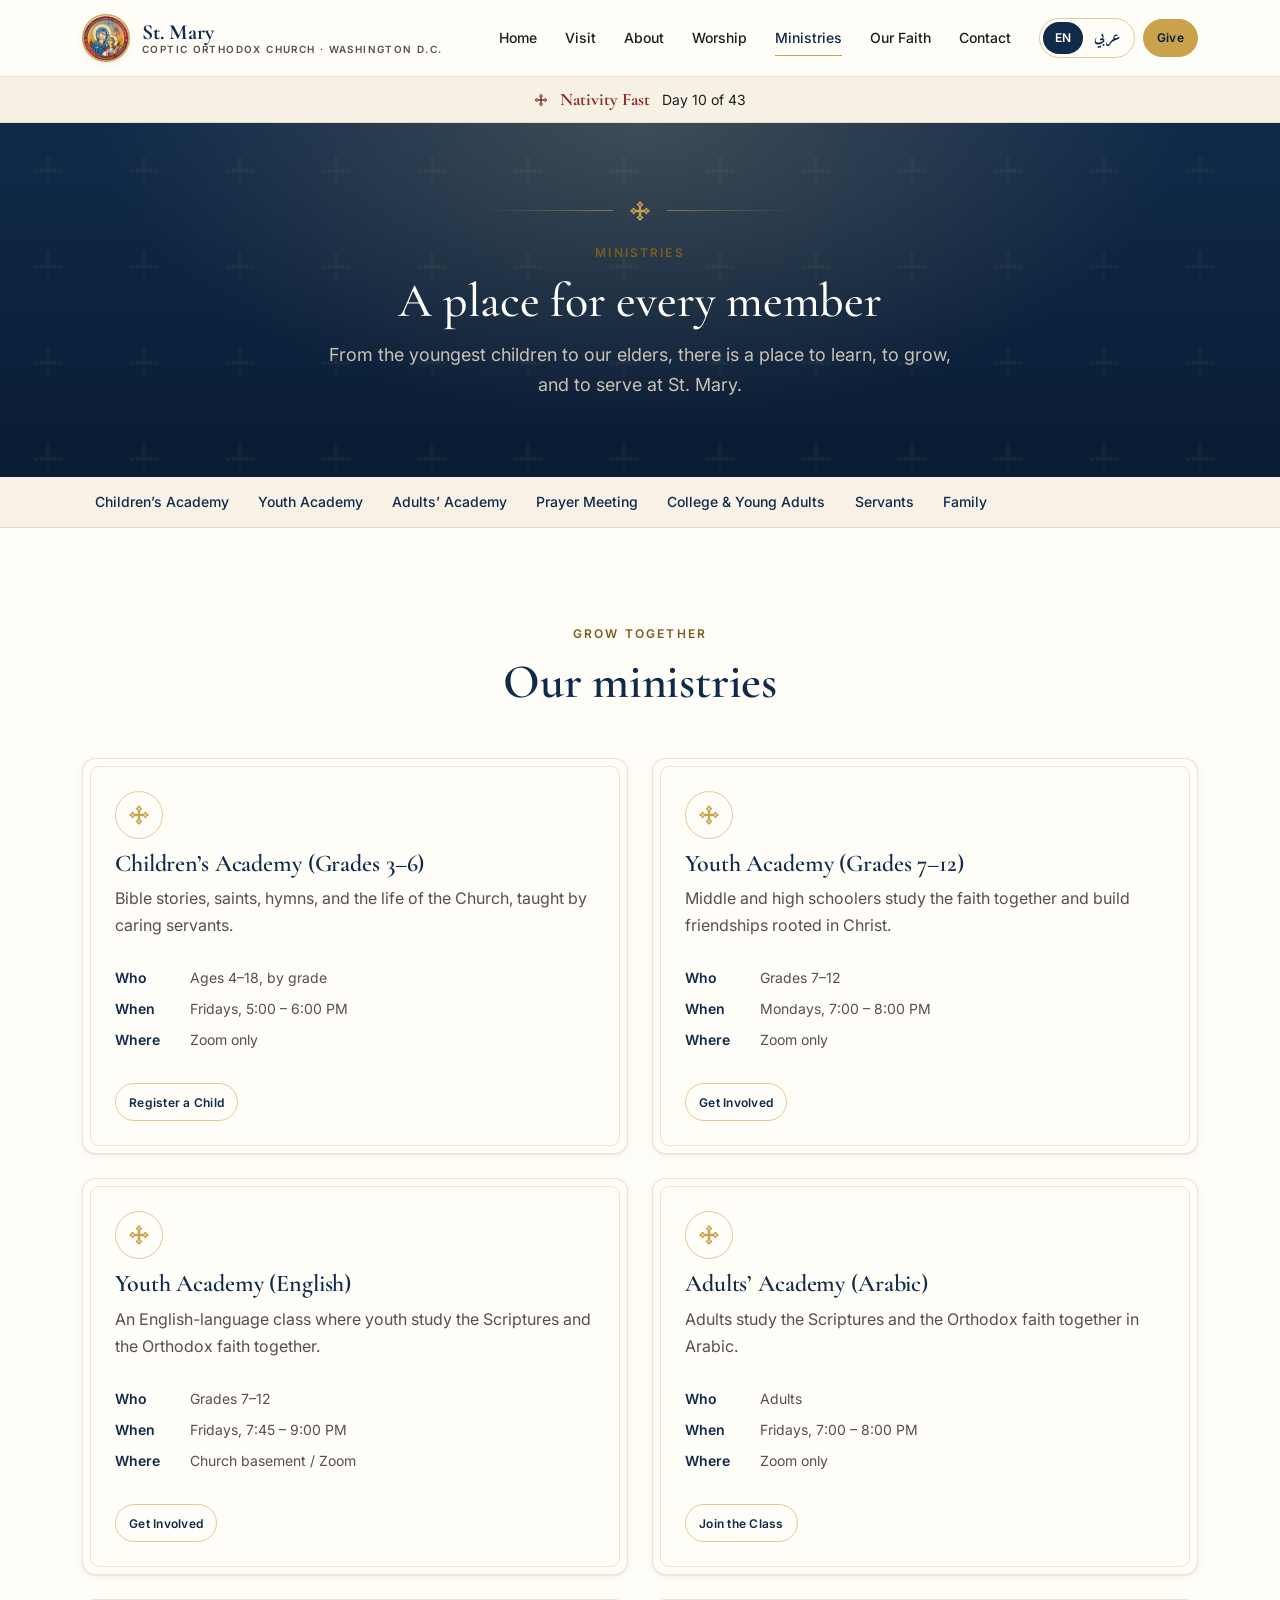
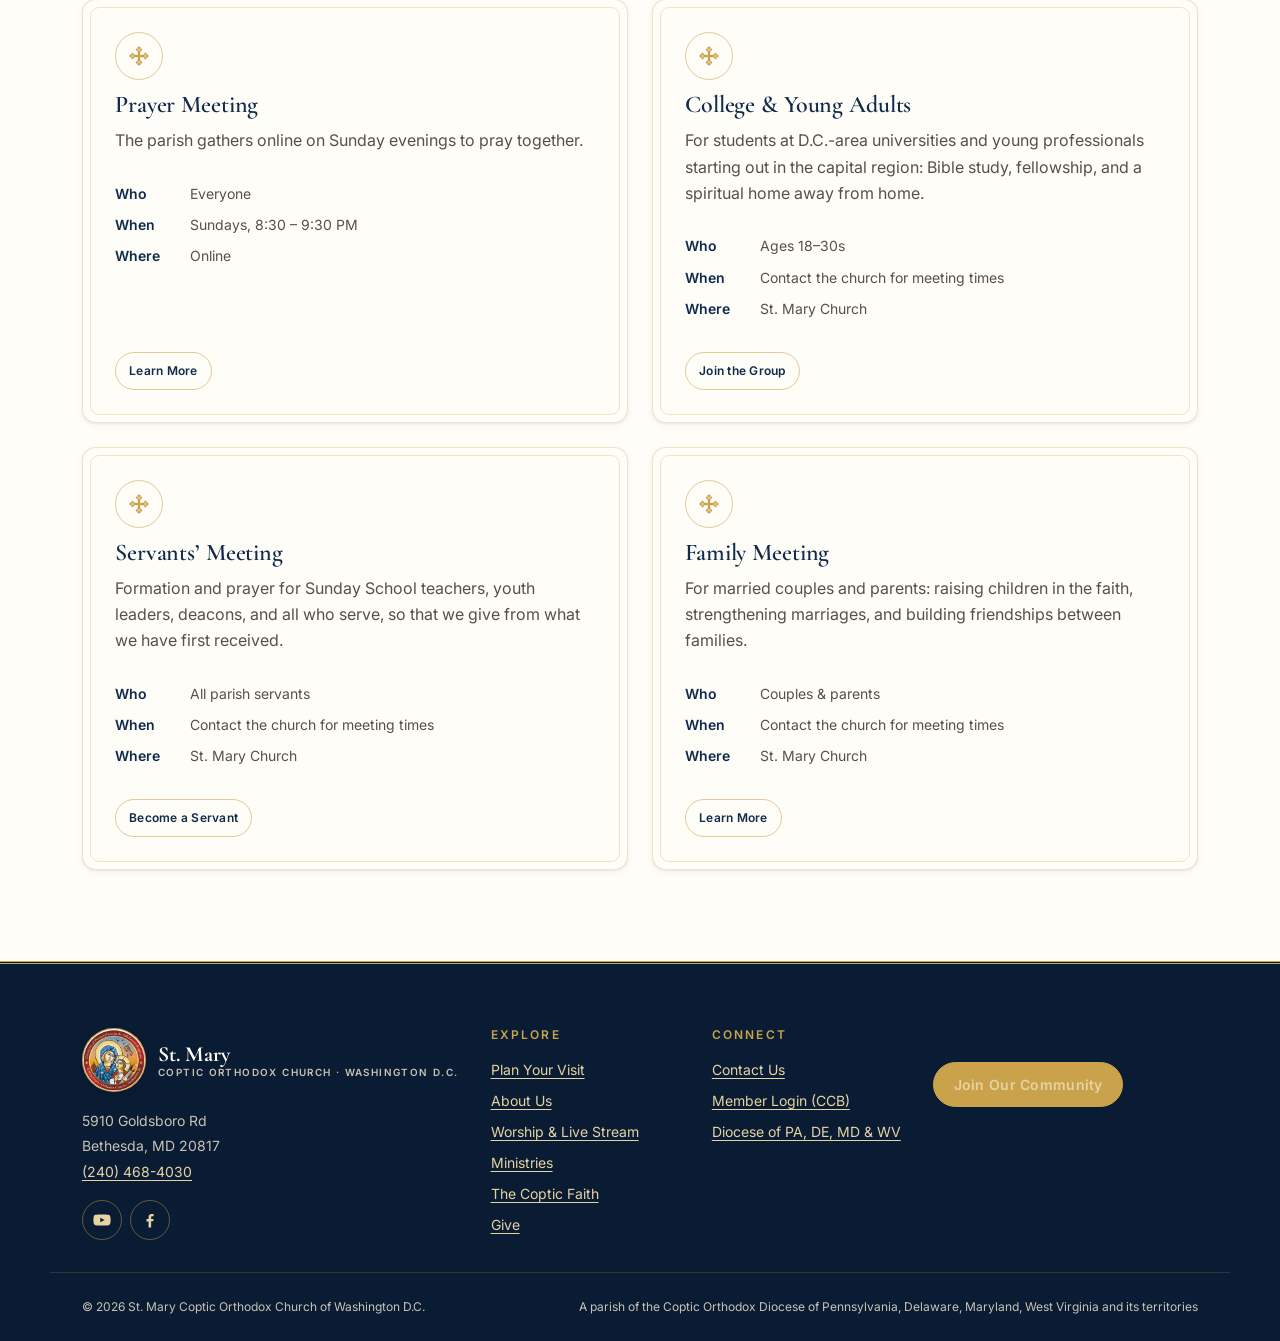
<file: St Mary Website/ministries.html>
<!DOCTYPE html>
<html lang="en" dir="ltr">
<head>
  <!-- Google tag (gtag.js) -->
  <script async src="https://www.googletagmanager.com/gtag/js?id=G-9L62ETL212"></script>
  <script>
    window.dataLayer = window.dataLayer || [];
    function gtag(){dataLayer.push(arguments);}
    gtag('js', new Date());

    gtag('config', 'G-9L62ETL212');
  </script>
  <meta charset="utf-8">
  <meta name="viewport" content="width=device-width, initial-scale=1">
  <title>Ministries · St. Mary Coptic Orthodox Church</title>
  <meta name="description" content="Sunday School, youth, young adults, Bible study, family meetings, and outreach at St. Mary.">
  <link rel="icon" href="images/logo.jpg">
  <link rel="preconnect" href="https://fonts.googleapis.com">
  <link rel="preconnect" href="https://fonts.gstatic.com" crossorigin>
  <link href="https://fonts.googleapis.com/css2?family=Amiri:wght@400;700&family=Cormorant+Garamond:ital,wght@0,500;0,600;0,700;1,500&family=Inter:wght@400;500;600;700&family=Noto+Sans+Coptic&display=swap" rel="stylesheet">
  <link rel="stylesheet" href="css/styles.css?v=20261017d">
</head>
<body>

  <!-- ============ SVG sprite: the Coptic cross + icons (drawn for this site) ============ -->
  <svg width="0" height="0" style="position:absolute" aria-hidden="true" focusable="false">
    <defs>
      <!-- Coptic cross: four equal flared arms, each ending in a trefoil (three budded circles) -->
      <symbol id="coptic-cross" viewBox="0 0 100 100">
        <g id="cross-arm">
          <path d="M46 50 43 24h14l-3 26z"/>
          <circle cx="50" cy="13" r="6.5"/>
          <circle cx="41" cy="21" r="5.5"/>
          <circle cx="59" cy="21" r="5.5"/>
        </g>
        <use href="#cross-arm" transform="rotate(90 50 50)"/>
        <use href="#cross-arm" transform="rotate(180 50 50)"/>
        <use href="#cross-arm" transform="rotate(270 50 50)"/>
        <circle cx="50" cy="50" r="7"/>
      </symbol>
      <symbol id="i-play" viewBox="0 0 24 24"><path d="M7 4.5v15l13-7.5z"/></symbol>
      <symbol id="i-youtube" viewBox="0 0 24 24"><path d="M23 7.2a3 3 0 0 0-2.1-2.1C19 4.6 12 4.6 12 4.6s-7 0-8.9.5A3 3 0 0 0 1 7.2 31 31 0 0 0 .5 12 31 31 0 0 0 1 16.8a3 3 0 0 0 2.1 2.1c1.9.5 8.9.5 8.9.5s7 0 8.9-.5a3 3 0 0 0 2.1-2.1c.4-1.6.5-3.2.5-4.8s-.1-3.2-.5-4.8zM9.7 15.1V8.9l5.8 3.1z"/></symbol>
      <symbol id="i-facebook" viewBox="0 0 24 24"><path d="M13.5 22v-8.2h2.8l.4-3.2h-3.2V8.5c0-.9.3-1.6 1.6-1.6h1.7V4.1c-.3 0-1.3-.1-2.5-.1-2.5 0-4.2 1.5-4.2 4.3v2.4H7.3v3.2h2.8V22z"/></symbol>
      <symbol id="i-pin" viewBox="0 0 24 24"><path d="M12 2a7 7 0 0 0-7 7c0 5.2 7 13 7 13s7-7.8 7-13a7 7 0 0 0-7-7zm0 9.5A2.5 2.5 0 1 1 12 6.5a2.5 2.5 0 0 1 0 5z"/></symbol>
      <symbol id="i-phone" viewBox="0 0 24 24"><path d="M6.6 10.8a15.1 15.1 0 0 0 6.6 6.6l2.2-2.2c.3-.3.7-.4 1-.2 1.1.4 2.3.6 3.6.6.6 0 1 .4 1 1V20c0 .6-.4 1-1 1A17 17 0 0 1 3 4c0-.6.4-1 1-1h3.5c.6 0 1 .4 1 1 0 1.3.2 2.5.6 3.6.1.3 0 .7-.2 1z"/></symbol>
      <symbol id="i-mail" viewBox="0 0 24 24"><path d="M20 4H4a2 2 0 0 0-2 2v12a2 2 0 0 0 2 2h16a2 2 0 0 0 2-2V6a2 2 0 0 0-2-2zm0 4-8 5-8-5V6l8 5 8-5z"/></symbol>
      <symbol id="i-clock" viewBox="0 0 24 24"><path d="M12 2a10 10 0 1 0 0 20 10 10 0 0 0 0-20zm1 10.4 3.5 2.1-.8 1.3L11 13V7h2z"/></symbol>
    </defs>
  </svg>

  <a class="skip-link" href="#main">Skip to main content</a>

  <!-- ============ Header ============ -->
  <header class="site-header">
    <div class="container header-inner">
      <a class="brand" href="index.html" aria-label="St. Mary Coptic Orthodox Church, home">
        <span class="brand-mark"><img src="images/logo.jpg" alt="" width="64" height="64"></span>
        <span class="brand-text">
          <span class="brand-name">St. Mary</span>
          <span class="brand-sub">Coptic Orthodox Church · Washington D.C.</span>
        </span>
      </a>

      <nav id="site-nav" class="site-nav" aria-label="Main">
        <button class="nav-close" type="button" aria-label="Close menu">
          <svg viewBox="0 0 24 24" fill="none" stroke-width="1.8" stroke-linecap="round" aria-hidden="true"><path d="M5 5l14 14M19 5L5 19"/></svg>
        </button>
        <ul class="nav-list">
          <li><a href="index.html">Home</a></li>
          <li><a href="visit.html">Visit</a></li>
          <li><a href="about.html">About</a></li>
          <li><a href="worship.html">Worship</a></li>
          <li><a href="ministries.html" aria-current="page">Ministries</a></li>
          <li><a href="faith.html">Our Faith</a></li>
          <li><a href="contact.html">Contact</a></li>
        </ul>
        <div class="lang-toggle" role="group" aria-label="Language">
          <button type="button" aria-pressed="true" lang="en">EN</button>
          <button type="button" aria-pressed="false" lang="ar">عربي</button>
        </div>
        <div class="nav-extra">
          <a class="btn btn--gold" href="give.html">Give</a>
          <a href="https://copadiocese.ccbchurch.com/goto/login" target="_blank" rel="noopener">Member Login (CCB)</a>
          <a href="tel:+12404684030">(240) 468-4030</a>
        </div>
      </nav>

      <div class="header-actions">
        <div class="lang-toggle header-lang" role="group" aria-label="Language">
          <button type="button" aria-pressed="true" lang="en">EN</button>
          <button type="button" aria-pressed="false" lang="ar">عربي</button>
        </div>
        <a class="btn btn--gold btn--sm" href="give.html">Give</a>
        <button class="menu-btn" type="button" aria-label="Open menu" aria-expanded="false" aria-controls="site-nav">
          <svg viewBox="0 0 24 24" fill="none" stroke-width="1.8" stroke-linecap="round" aria-hidden="true"><path d="M4 7h16M4 12h16M4 17h16"/></svg>
        </button>
      </div>
    </div>
    <div class="nav-scrim" aria-hidden="true"></div>
  </header>

  <!-- ============ Fasting-season banner (js/main.js shows it only while a fast is active) ============ -->
  <aside class="fast-banner" aria-label="Current fasting season" data-fast-banner>
    <div class="container">
      <svg class="cross" aria-hidden="true"><use href="#coptic-cross"/></svg>
      <strong data-dynamic data-fast-name>Nativity Fast</strong>
      <span data-dynamic data-fast-day>Day 12 of 43</span>
    </div>
  </aside>


  <main id="main">

    <!-- ============ Page hero ============ -->
    <section class="page-hero" aria-labelledby="page-title">
      <div class="container">
        <div class="divider" aria-hidden="true"><svg class="cross"><use href="#coptic-cross"/></svg></div>
        <span class="eyebrow">Ministries</span>
        <h1 id="page-title">A place for every member</h1>
        <p class="lede">From the youngest children to our elders, there is a place to learn, to grow, and to serve at St. Mary.</p>
      </div>
    </section>

    <nav class="subnav" aria-label="On this page">
      <ul>
        <li><a href="#sunday-school">Children’s Academy</a></li>
        <li><a href="#youth">Youth Academy</a></li>
        <li><a href="#adult-academy">Adults’ Academy</a></li>
        <li><a href="#prayer-meeting">Prayer Meeting</a></li>
        <li><a href="#college">College &amp; Young Adults</a></li>
        <li><a href="#servants">Servants</a></li>
        <li><a href="#family">Family</a></li>
      </ul>
    </nav>

    <!-- ============ Ministry grid ============ -->
    <section class="section section--ivory" aria-labelledby="ministries-title">
      <div class="container">
        <div class="section-head reveal">
          <span class="eyebrow">Grow Together</span>
          <h2 id="ministries-title">Our ministries</h2>
        </div>

        <div class="grid grid--2">
          <article id="sunday-school" class="card card--framed ministry reveal">
            <span class="card-icon"><svg class="cross" aria-hidden="true"><use href="#coptic-cross"/></svg></span>
            <h3>Children’s Academy (Grades 3–6)</h3>
            <p>Bible stories, saints, hymns, and the life of the Church, taught by caring servants.</p>
            <dl class="meta-list">
              <div><dt>Who</dt><dd>Ages 4–18, by grade</dd></div>
              <div><dt>When</dt><dd>Fridays, 5:00 – 6:00 PM</dd></div>
              <div><dt>Where</dt><dd>Zoom only</dd></div>
            </dl>
            <div class="card-foot"><a class="btn btn--ghost btn--sm" href="contact.html#message">Register a Child</a></div>
          </article>
          <article id="youth" class="card card--framed ministry reveal reveal-delay-1">
            <span class="card-icon"><svg class="cross" aria-hidden="true"><use href="#coptic-cross"/></svg></span>
            <h3>Youth Academy (Grades 7–12)</h3>
            <p>Middle and high schoolers study the faith together and build friendships rooted in Christ.</p>
            <dl class="meta-list">
              <div><dt>Who</dt><dd>Grades 7–12</dd></div>
              <div><dt>When</dt><dd>Mondays, 7:00 – 8:00 PM</dd></div>
              <div><dt>Where</dt><dd>Zoom only</dd></div>
            </dl>
            <div class="card-foot"><a class="btn btn--ghost btn--sm" href="contact.html#message">Get Involved</a></div>
          </article>
          <article id="youth-english" class="card card--framed ministry reveal">
            <span class="card-icon"><svg class="cross" aria-hidden="true"><use href="#coptic-cross"/></svg></span>
            <h3>Youth Academy (English)</h3>
            <p>An English-language class where youth study the Scriptures and the Orthodox faith together.</p>
            <dl class="meta-list">
              <div><dt>Who</dt><dd>Grades 7–12</dd></div>
              <div><dt>When</dt><dd>Fridays, 7:45 – 9:00 PM</dd></div>
              <div><dt>Where</dt><dd>Church basement / Zoom</dd></div>
            </dl>
            <div class="card-foot"><a class="btn btn--ghost btn--sm" href="contact.html#message">Get Involved</a></div>
          </article>
          <article id="adult-academy" class="card card--framed ministry reveal reveal-delay-1">
            <span class="card-icon"><svg class="cross" aria-hidden="true"><use href="#coptic-cross"/></svg></span>
            <h3>Adults’ Academy (Arabic)</h3>
            <p>Adults study the Scriptures and the Orthodox faith together in Arabic.</p>
            <dl class="meta-list">
              <div><dt>Who</dt><dd>Adults</dd></div>
              <div><dt>When</dt><dd>Fridays, 7:00 – 8:00 PM</dd></div>
              <div><dt>Where</dt><dd>Zoom only</dd></div>
            </dl>
            <div class="card-foot"><a class="btn btn--ghost btn--sm" href="contact.html#message">Join the Class</a></div>
          </article>
          <article id="prayer-meeting" class="card card--framed ministry reveal">
            <span class="card-icon"><svg class="cross" aria-hidden="true"><use href="#coptic-cross"/></svg></span>
            <h3>Prayer Meeting</h3>
            <p>The parish gathers online on Sunday evenings to pray together.</p>
            <dl class="meta-list">
              <div><dt>Who</dt><dd>Everyone</dd></div>
              <div><dt>When</dt><dd>Sundays, 8:30 – 9:30 PM</dd></div>
              <div><dt>Where</dt><dd>Online</dd></div>
            </dl>
            <div class="card-foot"><a class="btn btn--ghost btn--sm" href="contact.html#message">Learn More</a></div>
          </article>
          <article id="college" class="card card--framed ministry reveal reveal-delay-1">
            <span class="card-icon"><svg class="cross" aria-hidden="true"><use href="#coptic-cross"/></svg></span>
            <h3>College &amp; Young Adults</h3>
            <p>For students at D.C.-area universities and young professionals starting out in the capital region: Bible study, fellowship, and a spiritual home away from home.</p>
            <dl class="meta-list">
              <div><dt>Who</dt><dd>Ages 18–30s</dd></div>
              <div><dt>When</dt><dd>Contact the church for meeting times</dd></div>
              <div><dt>Where</dt><dd>St. Mary Church</dd></div>
            </dl>
            <div class="card-foot"><a class="btn btn--ghost btn--sm" href="contact.html#message">Join the Group</a></div>
          </article>
          <article id="servants" class="card card--framed ministry reveal">
            <span class="card-icon"><svg class="cross" aria-hidden="true"><use href="#coptic-cross"/></svg></span>
            <h3>Servants’ Meeting</h3>
            <p>Formation and prayer for Sunday School teachers, youth leaders, deacons, and all who serve, so that we give from what we have first received.</p>
            <dl class="meta-list">
              <div><dt>Who</dt><dd>All parish servants</dd></div>
              <div><dt>When</dt><dd>Contact the church for meeting times</dd></div>
              <div><dt>Where</dt><dd>St. Mary Church</dd></div>
            </dl>
            <div class="card-foot"><a class="btn btn--ghost btn--sm" href="contact.html#message">Become a Servant</a></div>
          </article>
          <article id="family" class="card card--framed ministry reveal reveal-delay-1">
            <span class="card-icon"><svg class="cross" aria-hidden="true"><use href="#coptic-cross"/></svg></span>
            <h3>Family Meeting</h3>
            <p>For married couples and parents: raising children in the faith, strengthening marriages, and building friendships between families.</p>
            <dl class="meta-list">
              <div><dt>Who</dt><dd>Couples &amp; parents</dd></div>
              <div><dt>When</dt><dd>Contact the church for meeting times</dd></div>
              <div><dt>Where</dt><dd>St. Mary Church</dd></div>
            </dl>
            <div class="card-foot"><a class="btn btn--ghost btn--sm" href="contact.html#message">Learn More</a></div>
          </article>
        </div>
      </div>
    </section>


  </main>

  <!-- ============ Footer ============ -->
  <footer class="site-footer">
    <div class="container footer-grid">
      <div>
        <a class="brand" href="index.html" aria-label="St. Mary Coptic Orthodox Church, home">
        <span class="brand-mark"><img src="images/logo.jpg" alt="" width="64" height="64"></span>
        <span class="brand-text">
          <span class="brand-name">St. Mary</span>
          <span class="brand-sub">Coptic Orthodox Church · Washington D.C.</span>
        </span>
      </a>
        <address>
          5910 Goldsboro Rd<br>
          Bethesda, MD 20817<br>
          <a href="tel:+12404684030">(240) 468-4030</a>
        </address>
        <div class="social">
          <a href="https://www.youtube.com/@saintmarydc" aria-label="St. Mary on YouTube" target="_blank" rel="noopener"><svg aria-hidden="true"><use href="#i-youtube"/></svg></a>
          <a href="https://www.facebook.com/SaintmaryDC" aria-label="St. Mary on Facebook" target="_blank" rel="noopener"><svg aria-hidden="true"><use href="#i-facebook"/></svg></a>
        </div>
      </div>

      <div>
        <h2>Explore</h2>
        <ul class="footer-list">
          <li><a href="visit.html">Plan Your Visit</a></li>
          <li><a href="about.html">About Us</a></li>
          <li><a href="worship.html">Worship &amp; Live Stream</a></li>
          <li><a href="ministries.html">Ministries</a></li>
          <li><a href="faith.html">The Coptic Faith</a></li>
          <li><a href="give.html">Give</a></li>
        </ul>
      </div>

      <div>
        <h2>Connect</h2>
        <ul class="footer-list">
          <li><a href="contact.html">Contact Us</a></li>
          <li><a href="https://copadiocese.ccbchurch.com/goto/login" target="_blank" rel="noopener">Member Login (CCB)</a></li>
          <li><a href="https://copticpa.org" target="_blank" rel="noopener">Diocese of PA, DE, MD &amp; WV</a></li>
        </ul>
      </div>

      <div>
        <a class="btn btn--gold footer-join" href="https://copadiocese.ccbchurch.com/goto/login" target="_blank" rel="noopener">Join Our Community</a>
      </div>
    </div>

    <div class="container footer-bottom">
      <span>© <span data-year>2026</span> St. Mary Coptic Orthodox Church of Washington D.C.</span>
      <span>A parish of the Coptic Orthodox Diocese of Pennsylvania, Delaware, Maryland, West Virginia and its territories</span>
    </div>
  </footer>

  <script src="js/main.js?v=20261017d" defer></script>
</body>
</html>
</file>
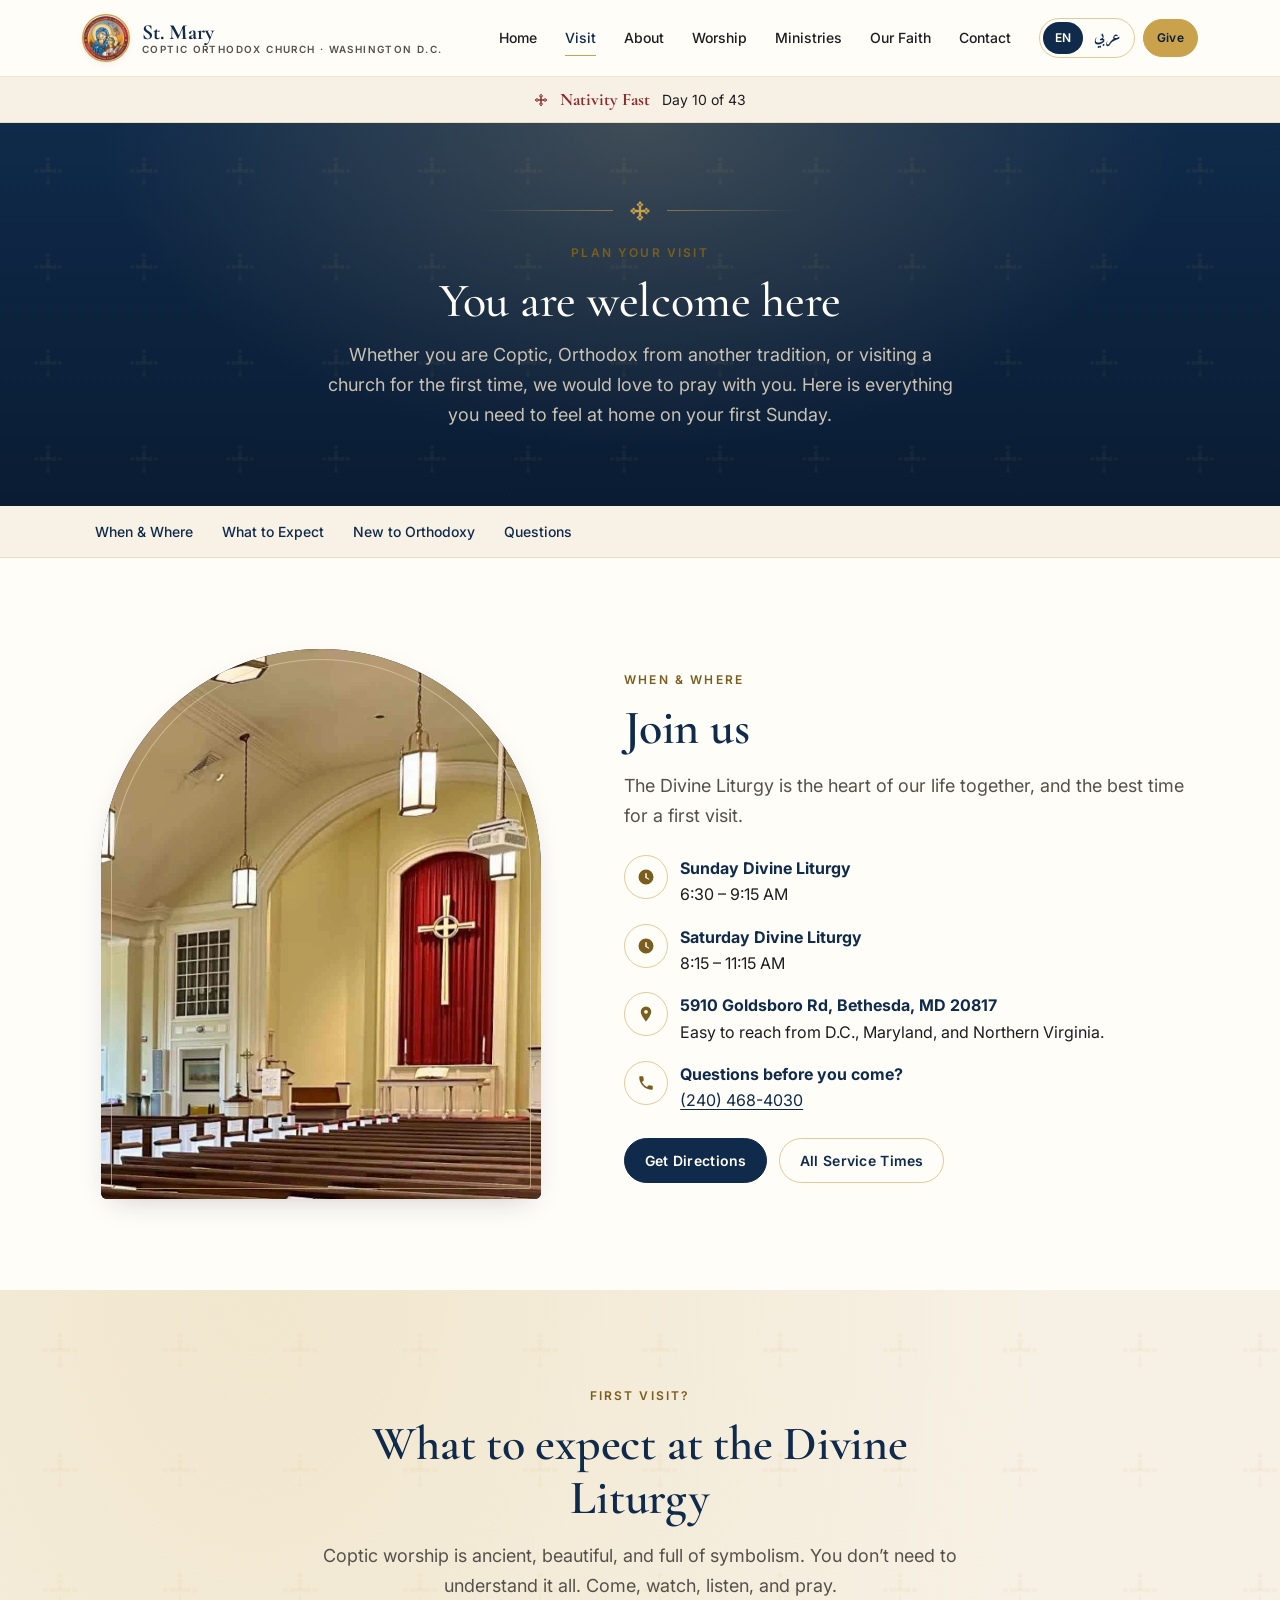
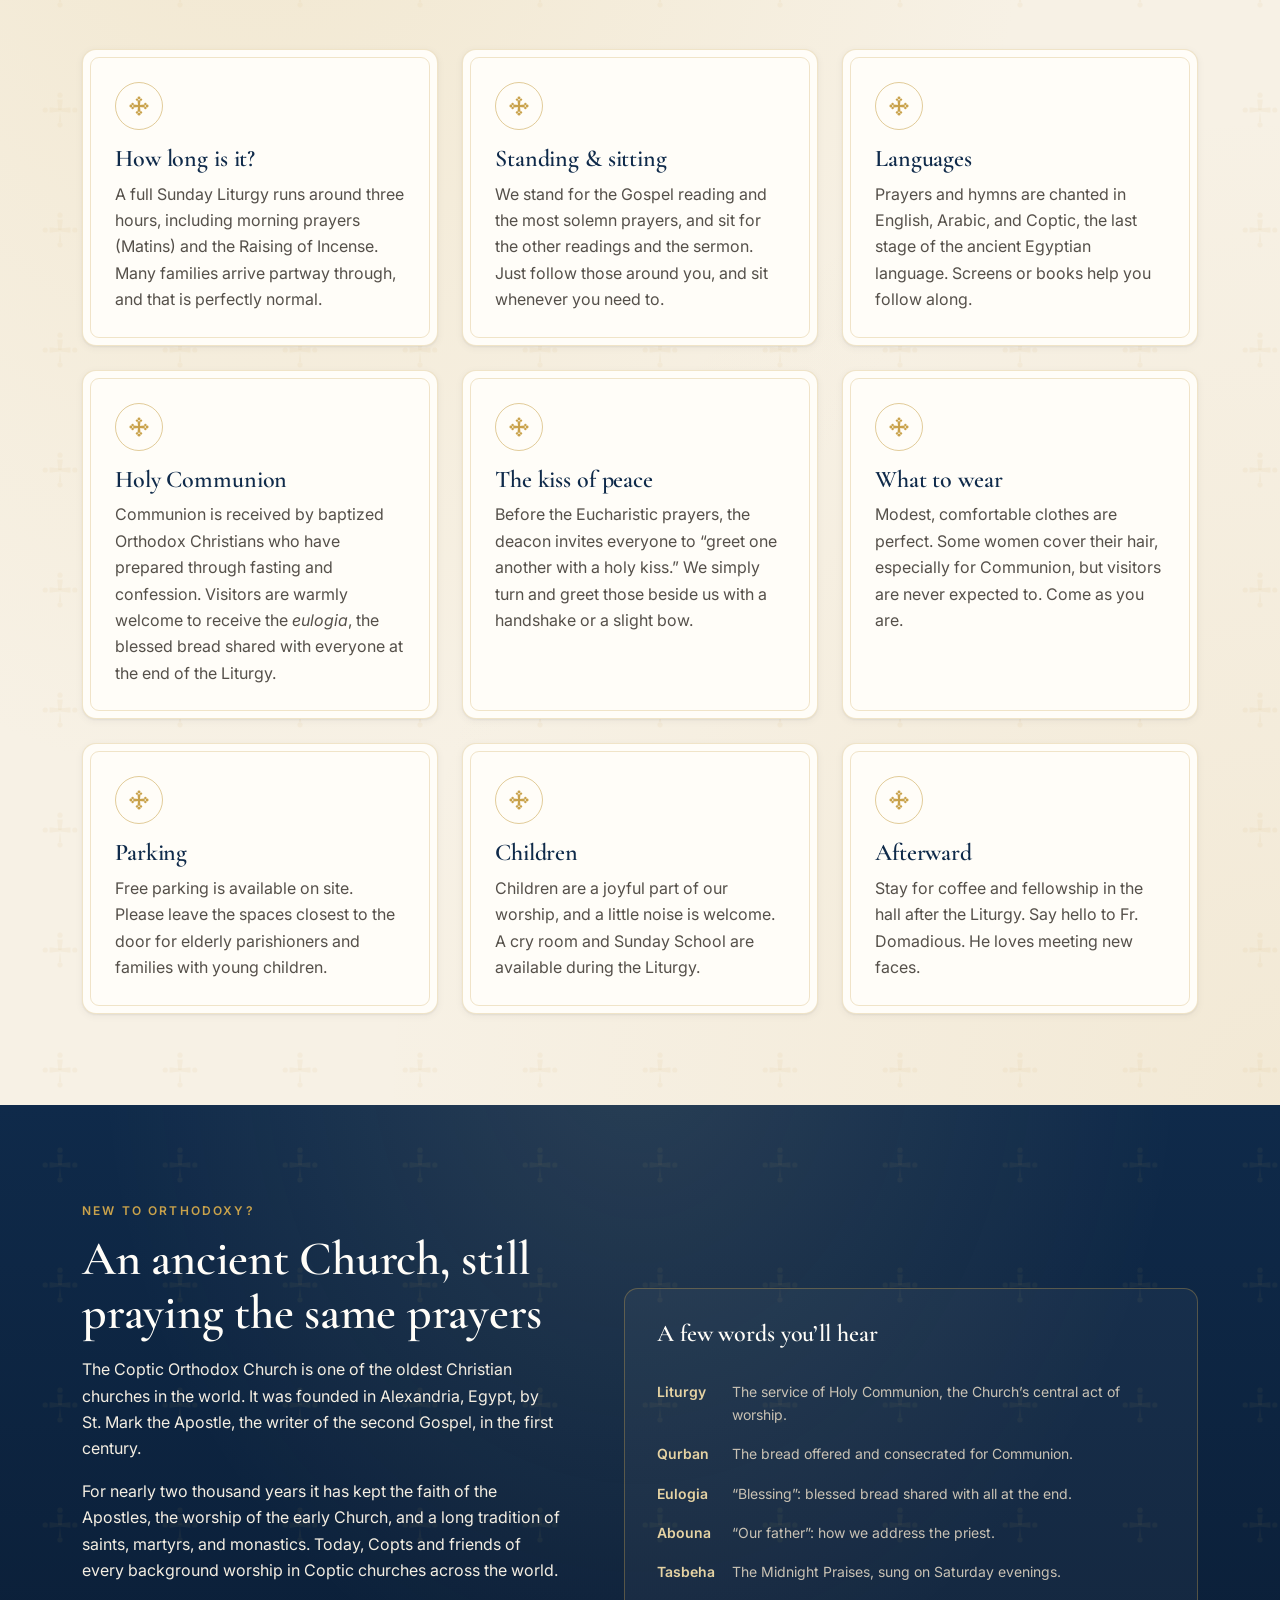
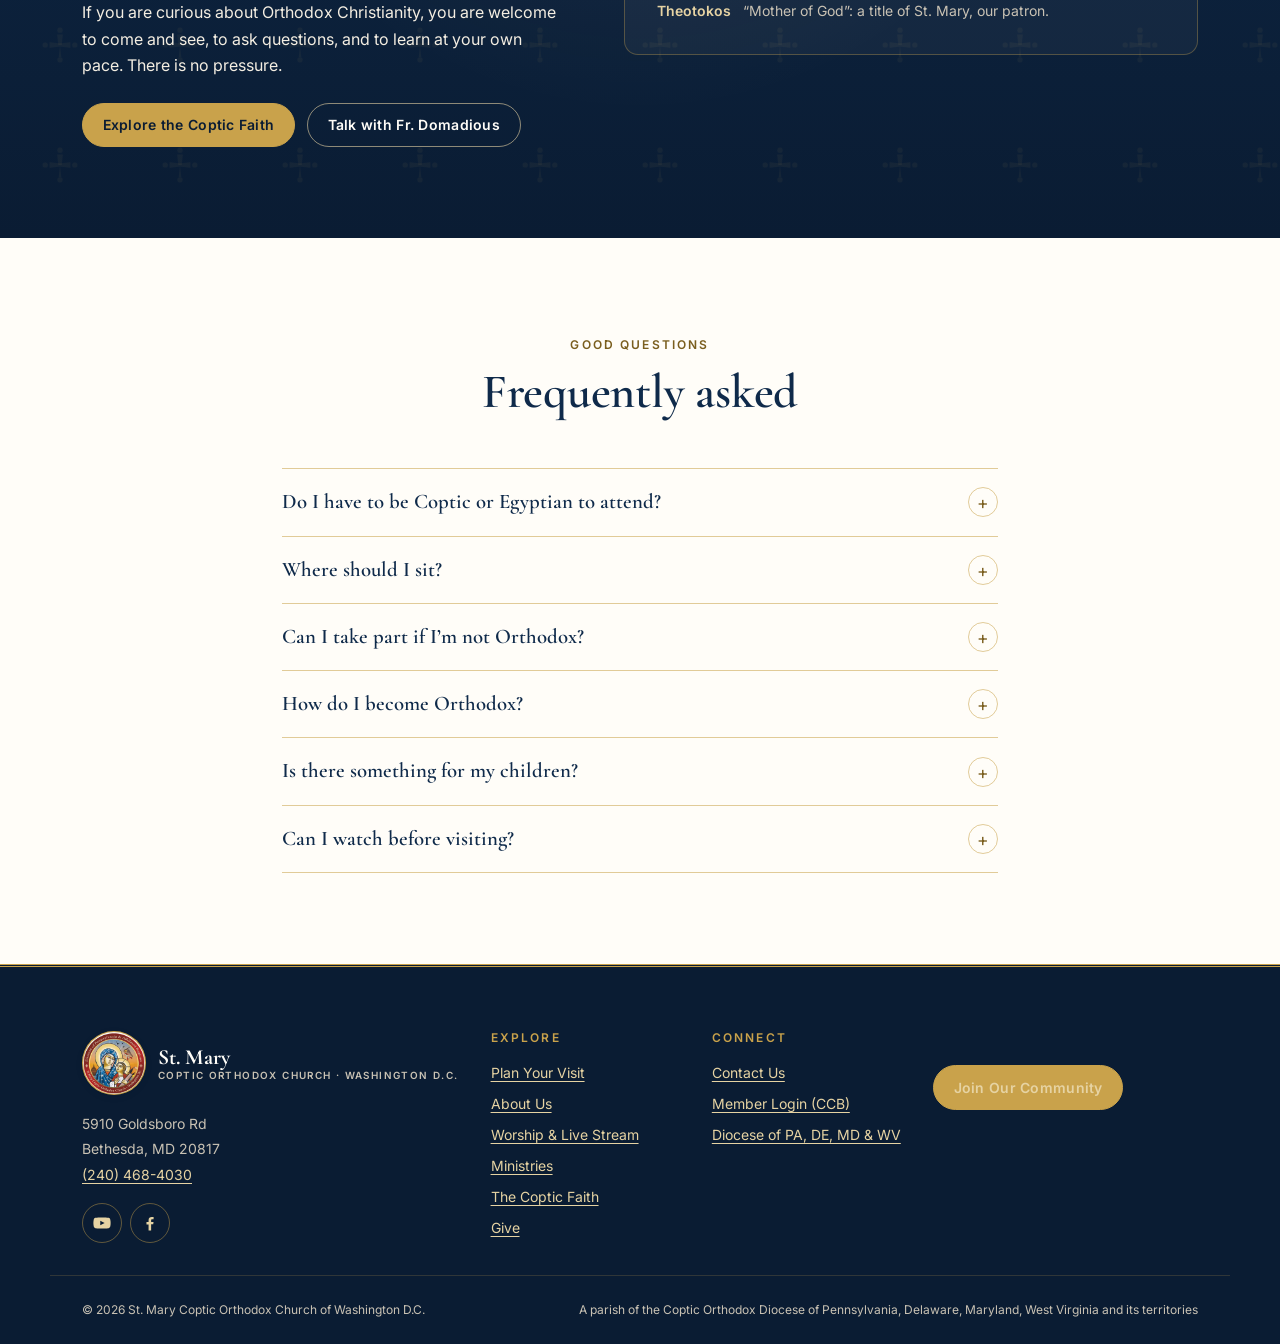
<file: St Mary Website/visit.html>
<!DOCTYPE html>
<html lang="en" dir="ltr">
<head>
  <!-- Google tag (gtag.js) -->
  <script async src="https://www.googletagmanager.com/gtag/js?id=G-9L62ETL212"></script>
  <script>
    window.dataLayer = window.dataLayer || [];
    function gtag(){dataLayer.push(arguments);}
    gtag('js', new Date());

    gtag('config', 'G-9L62ETL212');
  </script>
  <meta charset="utf-8">
  <meta name="viewport" content="width=device-width, initial-scale=1">
  <title>Plan Your Visit · St. Mary Coptic Orthodox Church</title>
  <meta name="description" content="What to expect at your first Divine Liturgy at St. Mary, and an introduction for those new to Orthodoxy.">
  <link rel="icon" href="images/logo.jpg">
  <link rel="preconnect" href="https://fonts.googleapis.com">
  <link rel="preconnect" href="https://fonts.gstatic.com" crossorigin>
  <link href="https://fonts.googleapis.com/css2?family=Amiri:wght@400;700&family=Cormorant+Garamond:ital,wght@0,500;0,600;0,700;1,500&family=Inter:wght@400;500;600;700&family=Noto+Sans+Coptic&display=swap" rel="stylesheet">
  <link rel="stylesheet" href="css/styles.css?v=20261017d">
</head>
<body>

  <!-- ============ SVG sprite: the Coptic cross + icons (drawn for this site) ============ -->
  <svg width="0" height="0" style="position:absolute" aria-hidden="true" focusable="false">
    <defs>
      <!-- Coptic cross: four equal flared arms, each ending in a trefoil (three budded circles) -->
      <symbol id="coptic-cross" viewBox="0 0 100 100">
        <g id="cross-arm">
          <path d="M46 50 43 24h14l-3 26z"/>
          <circle cx="50" cy="13" r="6.5"/>
          <circle cx="41" cy="21" r="5.5"/>
          <circle cx="59" cy="21" r="5.5"/>
        </g>
        <use href="#cross-arm" transform="rotate(90 50 50)"/>
        <use href="#cross-arm" transform="rotate(180 50 50)"/>
        <use href="#cross-arm" transform="rotate(270 50 50)"/>
        <circle cx="50" cy="50" r="7"/>
      </symbol>
      <symbol id="i-play" viewBox="0 0 24 24"><path d="M7 4.5v15l13-7.5z"/></symbol>
      <symbol id="i-youtube" viewBox="0 0 24 24"><path d="M23 7.2a3 3 0 0 0-2.1-2.1C19 4.6 12 4.6 12 4.6s-7 0-8.9.5A3 3 0 0 0 1 7.2 31 31 0 0 0 .5 12 31 31 0 0 0 1 16.8a3 3 0 0 0 2.1 2.1c1.9.5 8.9.5 8.9.5s7 0 8.9-.5a3 3 0 0 0 2.1-2.1c.4-1.6.5-3.2.5-4.8s-.1-3.2-.5-4.8zM9.7 15.1V8.9l5.8 3.1z"/></symbol>
      <symbol id="i-facebook" viewBox="0 0 24 24"><path d="M13.5 22v-8.2h2.8l.4-3.2h-3.2V8.5c0-.9.3-1.6 1.6-1.6h1.7V4.1c-.3 0-1.3-.1-2.5-.1-2.5 0-4.2 1.5-4.2 4.3v2.4H7.3v3.2h2.8V22z"/></symbol>
      <symbol id="i-pin" viewBox="0 0 24 24"><path d="M12 2a7 7 0 0 0-7 7c0 5.2 7 13 7 13s7-7.8 7-13a7 7 0 0 0-7-7zm0 9.5A2.5 2.5 0 1 1 12 6.5a2.5 2.5 0 0 1 0 5z"/></symbol>
      <symbol id="i-phone" viewBox="0 0 24 24"><path d="M6.6 10.8a15.1 15.1 0 0 0 6.6 6.6l2.2-2.2c.3-.3.7-.4 1-.2 1.1.4 2.3.6 3.6.6.6 0 1 .4 1 1V20c0 .6-.4 1-1 1A17 17 0 0 1 3 4c0-.6.4-1 1-1h3.5c.6 0 1 .4 1 1 0 1.3.2 2.5.6 3.6.1.3 0 .7-.2 1z"/></symbol>
      <symbol id="i-mail" viewBox="0 0 24 24"><path d="M20 4H4a2 2 0 0 0-2 2v12a2 2 0 0 0 2 2h16a2 2 0 0 0 2-2V6a2 2 0 0 0-2-2zm0 4-8 5-8-5V6l8 5 8-5z"/></symbol>
      <symbol id="i-clock" viewBox="0 0 24 24"><path d="M12 2a10 10 0 1 0 0 20 10 10 0 0 0 0-20zm1 10.4 3.5 2.1-.8 1.3L11 13V7h2z"/></symbol>
    </defs>
  </svg>

  <a class="skip-link" href="#main">Skip to main content</a>

  <!-- ============ Header ============ -->
  <header class="site-header">
    <div class="container header-inner">
      <a class="brand" href="index.html" aria-label="St. Mary Coptic Orthodox Church, home">
        <span class="brand-mark"><img src="images/logo.jpg" alt="" width="64" height="64"></span>
        <span class="brand-text">
          <span class="brand-name">St. Mary</span>
          <span class="brand-sub">Coptic Orthodox Church · Washington D.C.</span>
        </span>
      </a>

      <nav id="site-nav" class="site-nav" aria-label="Main">
        <button class="nav-close" type="button" aria-label="Close menu">
          <svg viewBox="0 0 24 24" fill="none" stroke-width="1.8" stroke-linecap="round" aria-hidden="true"><path d="M5 5l14 14M19 5L5 19"/></svg>
        </button>
        <ul class="nav-list">
          <li><a href="index.html">Home</a></li>
          <li><a href="visit.html" aria-current="page">Visit</a></li>
          <li><a href="about.html">About</a></li>
          <li><a href="worship.html">Worship</a></li>
          <li><a href="ministries.html">Ministries</a></li>
          <li><a href="faith.html">Our Faith</a></li>
          <li><a href="contact.html">Contact</a></li>
        </ul>
        <div class="lang-toggle" role="group" aria-label="Language">
          <button type="button" aria-pressed="true" lang="en">EN</button>
          <button type="button" aria-pressed="false" lang="ar">عربي</button>
        </div>
        <div class="nav-extra">
          <a class="btn btn--gold" href="give.html">Give</a>
          <a href="https://copadiocese.ccbchurch.com/goto/login" target="_blank" rel="noopener">Member Login (CCB)</a>
          <a href="tel:+12404684030">(240) 468-4030</a>
        </div>
      </nav>

      <div class="header-actions">
        <div class="lang-toggle header-lang" role="group" aria-label="Language">
          <button type="button" aria-pressed="true" lang="en">EN</button>
          <button type="button" aria-pressed="false" lang="ar">عربي</button>
        </div>
        <a class="btn btn--gold btn--sm" href="give.html">Give</a>
        <button class="menu-btn" type="button" aria-label="Open menu" aria-expanded="false" aria-controls="site-nav">
          <svg viewBox="0 0 24 24" fill="none" stroke-width="1.8" stroke-linecap="round" aria-hidden="true"><path d="M4 7h16M4 12h16M4 17h16"/></svg>
        </button>
      </div>
    </div>
    <div class="nav-scrim" aria-hidden="true"></div>
  </header>

  <!-- ============ Fasting-season banner (js/main.js shows it only while a fast is active) ============ -->
  <aside class="fast-banner" aria-label="Current fasting season" data-fast-banner>
    <div class="container">
      <svg class="cross" aria-hidden="true"><use href="#coptic-cross"/></svg>
      <strong data-dynamic data-fast-name>Nativity Fast</strong>
      <span data-dynamic data-fast-day>Day 12 of 43</span>
    </div>
  </aside>


  <main id="main">

    <!-- ============ Page hero ============ -->
    <section class="page-hero" aria-labelledby="page-title">
      <div class="container">
        <div class="divider" aria-hidden="true"><svg class="cross"><use href="#coptic-cross"/></svg></div>
        <span class="eyebrow">Plan Your Visit</span>
        <h1 id="page-title">You are welcome here</h1>
        <p class="lede">Whether you are Coptic, Orthodox from another tradition, or visiting a church for the first time, we would love to pray with you. Here is everything you need to feel at home on your first Sunday.</p>
      </div>
    </section>

    <nav class="subnav" aria-label="On this page">
      <ul>
        <li><a href="#when">When &amp; Where</a></li>
        <li><a href="#expect">What to Expect</a></li>
        <li><a href="#new-to-orthodoxy">New to Orthodoxy</a></li>
        <li><a href="#faq">Questions</a></li>
      </ul>
    </nav>

    <!-- ============ When & where ============ -->
    <section id="when" class="section section--ivory" aria-labelledby="when-title">
      <div class="container split">
        <figure class="photo photo--arch reveal" style="max-width: 440px; width: 100%; margin-inline: auto;">
          <img src="images/visit-entrance.jpg" data-placeholder="images/placeholder-parchment.svg"
               alt="Inside St. Mary's church: rows of wooden pews facing the altar, with a cross on a red curtain beneath an arched ceiling" width="800" height="1000" style="object-position: 88% center;">
          <figcaption>Photo: Church entrance &amp; signage</figcaption>
        </figure>

        <div class="reveal reveal-delay-1">
          <span class="eyebrow">When &amp; Where</span>
          <h2 id="when-title">Join us</h2>
          <p class="lede">The Divine Liturgy is the heart of our life together, and the best time for a first visit.</p>
          <ul class="contact-list" style="margin-block: var(--space-5);">
            <li>
              <span class="card-icon"><svg aria-hidden="true"><use href="#i-clock"/></svg></span>
              <span><strong>Sunday Divine Liturgy</strong>6:30 – 9:15 AM</span>
            </li>
            <li>
              <span class="card-icon"><svg aria-hidden="true"><use href="#i-clock"/></svg></span>
              <span><strong>Saturday Divine Liturgy</strong>8:15 – 11:15 AM</span>
            </li>
            <li>
              <span class="card-icon"><svg aria-hidden="true"><use href="#i-pin"/></svg></span>
              <span><strong>5910 Goldsboro Rd, Bethesda, MD 20817</strong>Easy to reach from D.C., Maryland, and Northern Virginia.</span>
            </li>
            <li>
              <span class="card-icon"><svg aria-hidden="true"><use href="#i-phone"/></svg></span>
              <span><strong>Questions before you come?</strong><a href="tel:+12404684030">(240) 468-4030</a></span>
            </li>
          </ul>
          <div class="btn-row">
            <a class="btn btn--primary" href="https://www.google.com/maps/dir/?api=1&amp;destination=5910+Goldsboro+Rd+Bethesda+MD+20817">Get Directions</a>
            <a class="btn btn--ghost" href="worship.html#schedule">All Service Times</a>
          </div>
        </div>
      </div>
    </section>

    <!-- ============ What to expect ============ -->
    <section id="expect" class="section section--parchment" aria-labelledby="expect-title">
      <div class="container">
        <div class="section-head reveal">
          <span class="eyebrow">First Visit?</span>
          <h2 id="expect-title">What to expect at the Divine Liturgy</h2>
          <p>Coptic worship is ancient, beautiful, and full of symbolism. You don’t need to understand it all. Come, watch, listen, and pray.</p>
        </div>

        <div class="grid grid--3">
          <article class="card card--framed reveal">
            <span class="card-icon"><svg class="cross" aria-hidden="true"><use href="#coptic-cross"/></svg></span>
            <h3>How long is it?</h3>
            <p>A full Sunday Liturgy runs around three hours, including morning prayers (Matins) and the Raising of Incense. Many families arrive partway through, and that is perfectly normal.</p>
          </article>
          <article class="card card--framed reveal reveal-delay-1">
            <span class="card-icon"><svg class="cross" aria-hidden="true"><use href="#coptic-cross"/></svg></span>
            <h3>Standing &amp; sitting</h3>
            <p>We stand for the Gospel reading and the most solemn prayers, and sit for the other readings and the sermon. Just follow those around you, and sit whenever you need to.</p>
          </article>
          <article class="card card--framed reveal reveal-delay-2">
            <span class="card-icon"><svg class="cross" aria-hidden="true"><use href="#coptic-cross"/></svg></span>
            <h3>Languages</h3>
            <p>Prayers and hymns are chanted in English, Arabic, and Coptic, the last stage of the ancient Egyptian language. Screens or books help you follow along.</p>
          </article>
          <article class="card card--framed reveal">
            <span class="card-icon"><svg class="cross" aria-hidden="true"><use href="#coptic-cross"/></svg></span>
            <h3>Holy Communion</h3>
            <p>Communion is received by baptized Orthodox Christians who have prepared through fasting and confession. Visitors are warmly welcome to receive the <em>eulogia</em>, the blessed bread shared with everyone at the end of the Liturgy.</p>
          </article>
          <article class="card card--framed reveal reveal-delay-1">
            <span class="card-icon"><svg class="cross" aria-hidden="true"><use href="#coptic-cross"/></svg></span>
            <h3>The kiss of peace</h3>
            <p>Before the Eucharistic prayers, the deacon invites everyone to “greet one another with a holy kiss.” We simply turn and greet those beside us with a handshake or a slight bow.</p>
          </article>
          <article class="card card--framed reveal reveal-delay-2">
            <span class="card-icon"><svg class="cross" aria-hidden="true"><use href="#coptic-cross"/></svg></span>
            <h3>What to wear</h3>
            <p>Modest, comfortable clothes are perfect. Some women cover their hair, especially for Communion, but visitors are never expected to. Come as you are.</p>
          </article>
          <article class="card card--framed reveal">
            <span class="card-icon"><svg class="cross" aria-hidden="true"><use href="#coptic-cross"/></svg></span>
            <h3>Parking</h3>
            <p>Free parking is available on site. Please leave the spaces closest to the door for elderly parishioners and families with young children.</p>
          </article>
          <article class="card card--framed reveal reveal-delay-1">
            <span class="card-icon"><svg class="cross" aria-hidden="true"><use href="#coptic-cross"/></svg></span>
            <h3>Children</h3>
            <p>Children are a joyful part of our worship, and a little noise is welcome. A cry room and Sunday School are available during the Liturgy.</p>
          </article>
          <article class="card card--framed reveal reveal-delay-2">
            <span class="card-icon"><svg class="cross" aria-hidden="true"><use href="#coptic-cross"/></svg></span>
            <h3>Afterward</h3>
            <p>Stay for coffee and fellowship in the hall after the Liturgy. Say hello to Fr. Domadious. He loves meeting new faces.</p>
          </article>
        </div>
      </div>
    </section>

    <!-- ============ New to Orthodoxy ============ -->
    <section id="new-to-orthodoxy" class="section section--lapis" aria-labelledby="orthodoxy-title">
      <div class="container split">
        <div class="reveal">
          <span class="eyebrow">New to Orthodoxy?</span>
          <h2 id="orthodoxy-title">An ancient Church, still praying the same prayers</h2>
          <p>The Coptic Orthodox Church is one of the oldest Christian churches in the world. It was founded in Alexandria, Egypt, by St. Mark the Apostle, the writer of the second Gospel, in the first century.</p>
          <p>For nearly two thousand years it has kept the faith of the Apostles, the worship of the early Church, and a long tradition of saints, martyrs, and monastics. Today, Copts and friends of every background worship in Coptic churches across the world.</p>
          <p>If you are curious about Orthodox Christianity, you are welcome to come and see, to ask questions, and to learn at your own pace. There is no pressure.</p>
          <div class="btn-row" style="margin-top: var(--space-5);">
            <a class="btn btn--gold" href="faith.html">Explore the Coptic Faith</a>
            <a class="btn btn--ghost-light" href="contact.html">Talk with Fr. Domadious</a>
          </div>
        </div>

        <div class="reveal reveal-delay-1">
          <div class="card card--dark stack">
            <h3>A few words you’ll hear</h3>
            <dl class="meta-list" style="gap: var(--space-4);">
              <div><dt>Liturgy</dt><dd>The service of Holy Communion, the Church’s central act of worship.</dd></div>
              <div><dt>Qurban</dt><dd>The bread offered and consecrated for Communion.</dd></div>
              <div><dt>Eulogia</dt><dd>“Blessing”: blessed bread shared with all at the end.</dd></div>
              <div><dt>Abouna</dt><dd>“Our father”: how we address the priest.</dd></div>
              <div><dt>Tasbeha</dt><dd>The Midnight Praises, sung on Saturday evenings.</dd></div>
              <div><dt>Theotokos</dt><dd>“Mother of God”: a title of St. Mary, our patron.</dd></div>
            </dl>
          </div>
        </div>
      </div>
    </section>

    <!-- ============ FAQ ============ -->
    <section id="faq" class="section section--ivory" aria-labelledby="faq-title">
      <div class="container container--narrow">
        <div class="section-head reveal">
          <span class="eyebrow">Good Questions</span>
          <h2 id="faq-title">Frequently asked</h2>
        </div>

        <div class="faq reveal">
          <details>
            <summary>Do I have to be Coptic or Egyptian to attend?</summary>
            <div><p>Not at all. St. Mary openly welcomes people of every race and nationality. Our parish includes families from many backgrounds, and English is used throughout our services.</p></div>
          </details>
          <details>
            <summary>Where should I sit?</summary>
            <div><p>Anywhere you are comfortable. In some Coptic churches, men and women traditionally sit on separate sides. If you notice this, feel free to follow it, but no one will mind either way.</p></div>
          </details>
          <details>
            <summary>Can I take part if I’m not Orthodox?</summary>
            <div><p>Yes. Pray, sing, and listen with us. Holy Communion is reserved for Orthodox Christians, but everyone may receive the blessed bread (eulogia) at the end, and anyone may ask the priest for a blessing.</p></div>
          </details>
          <details>
            <summary>How do I become Orthodox?</summary>
            <div><p>Start by coming to services and speaking with Fr. Domadious. Adults exploring Orthodoxy usually attend a period of instruction (catechesis) before being received into the Church.</p></div>
          </details>
          <details>
            <summary>Is there something for my children?</summary>
            <div><p>Yes. Sunday School classes meet for children and teens. See <a href="ministries.html#sunday-school">Sunday School</a> for ages and times.</p></div>
          </details>
          <details>
            <summary>Can I watch before visiting?</summary>
            <div><p>Of course. Most of our services stream live on <a href="https://www.youtube.com/@saintmarydc">YouTube</a>, and past sermons are in our <a href="worship.html#sermons">Sermon Library</a>.</p></div>
          </details>
        </div>
      </div>
    </section>

  </main>

  <!-- ============ Footer ============ -->
  <footer class="site-footer">
    <div class="container footer-grid">
      <div>
        <a class="brand" href="index.html" aria-label="St. Mary Coptic Orthodox Church, home">
        <span class="brand-mark"><img src="images/logo.jpg" alt="" width="64" height="64"></span>
        <span class="brand-text">
          <span class="brand-name">St. Mary</span>
          <span class="brand-sub">Coptic Orthodox Church · Washington D.C.</span>
        </span>
      </a>
        <address>
          5910 Goldsboro Rd<br>
          Bethesda, MD 20817<br>
          <a href="tel:+12404684030">(240) 468-4030</a>
        </address>
        <div class="social">
          <a href="https://www.youtube.com/@saintmarydc" aria-label="St. Mary on YouTube" target="_blank" rel="noopener"><svg aria-hidden="true"><use href="#i-youtube"/></svg></a>
          <a href="https://www.facebook.com/SaintmaryDC" aria-label="St. Mary on Facebook" target="_blank" rel="noopener"><svg aria-hidden="true"><use href="#i-facebook"/></svg></a>
        </div>
      </div>

      <div>
        <h2>Explore</h2>
        <ul class="footer-list">
          <li><a href="visit.html">Plan Your Visit</a></li>
          <li><a href="about.html">About Us</a></li>
          <li><a href="worship.html">Worship &amp; Live Stream</a></li>
          <li><a href="ministries.html">Ministries</a></li>
          <li><a href="faith.html">The Coptic Faith</a></li>
          <li><a href="give.html">Give</a></li>
        </ul>
      </div>

      <div>
        <h2>Connect</h2>
        <ul class="footer-list">
          <li><a href="contact.html">Contact Us</a></li>
          <li><a href="https://copadiocese.ccbchurch.com/goto/login" target="_blank" rel="noopener">Member Login (CCB)</a></li>
          <li><a href="https://copticpa.org" target="_blank" rel="noopener">Diocese of PA, DE, MD &amp; WV</a></li>
        </ul>
      </div>

      <div>
        <a class="btn btn--gold footer-join" href="https://copadiocese.ccbchurch.com/goto/login" target="_blank" rel="noopener">Join Our Community</a>
      </div>
    </div>

    <div class="container footer-bottom">
      <span>© <span data-year>2026</span> St. Mary Coptic Orthodox Church of Washington D.C.</span>
      <span>A parish of the Coptic Orthodox Diocese of Pennsylvania, Delaware, Maryland, West Virginia and its territories</span>
    </div>
  </footer>

  <script src="js/main.js?v=20261017d" defer></script>
</body>
</html>
</file>
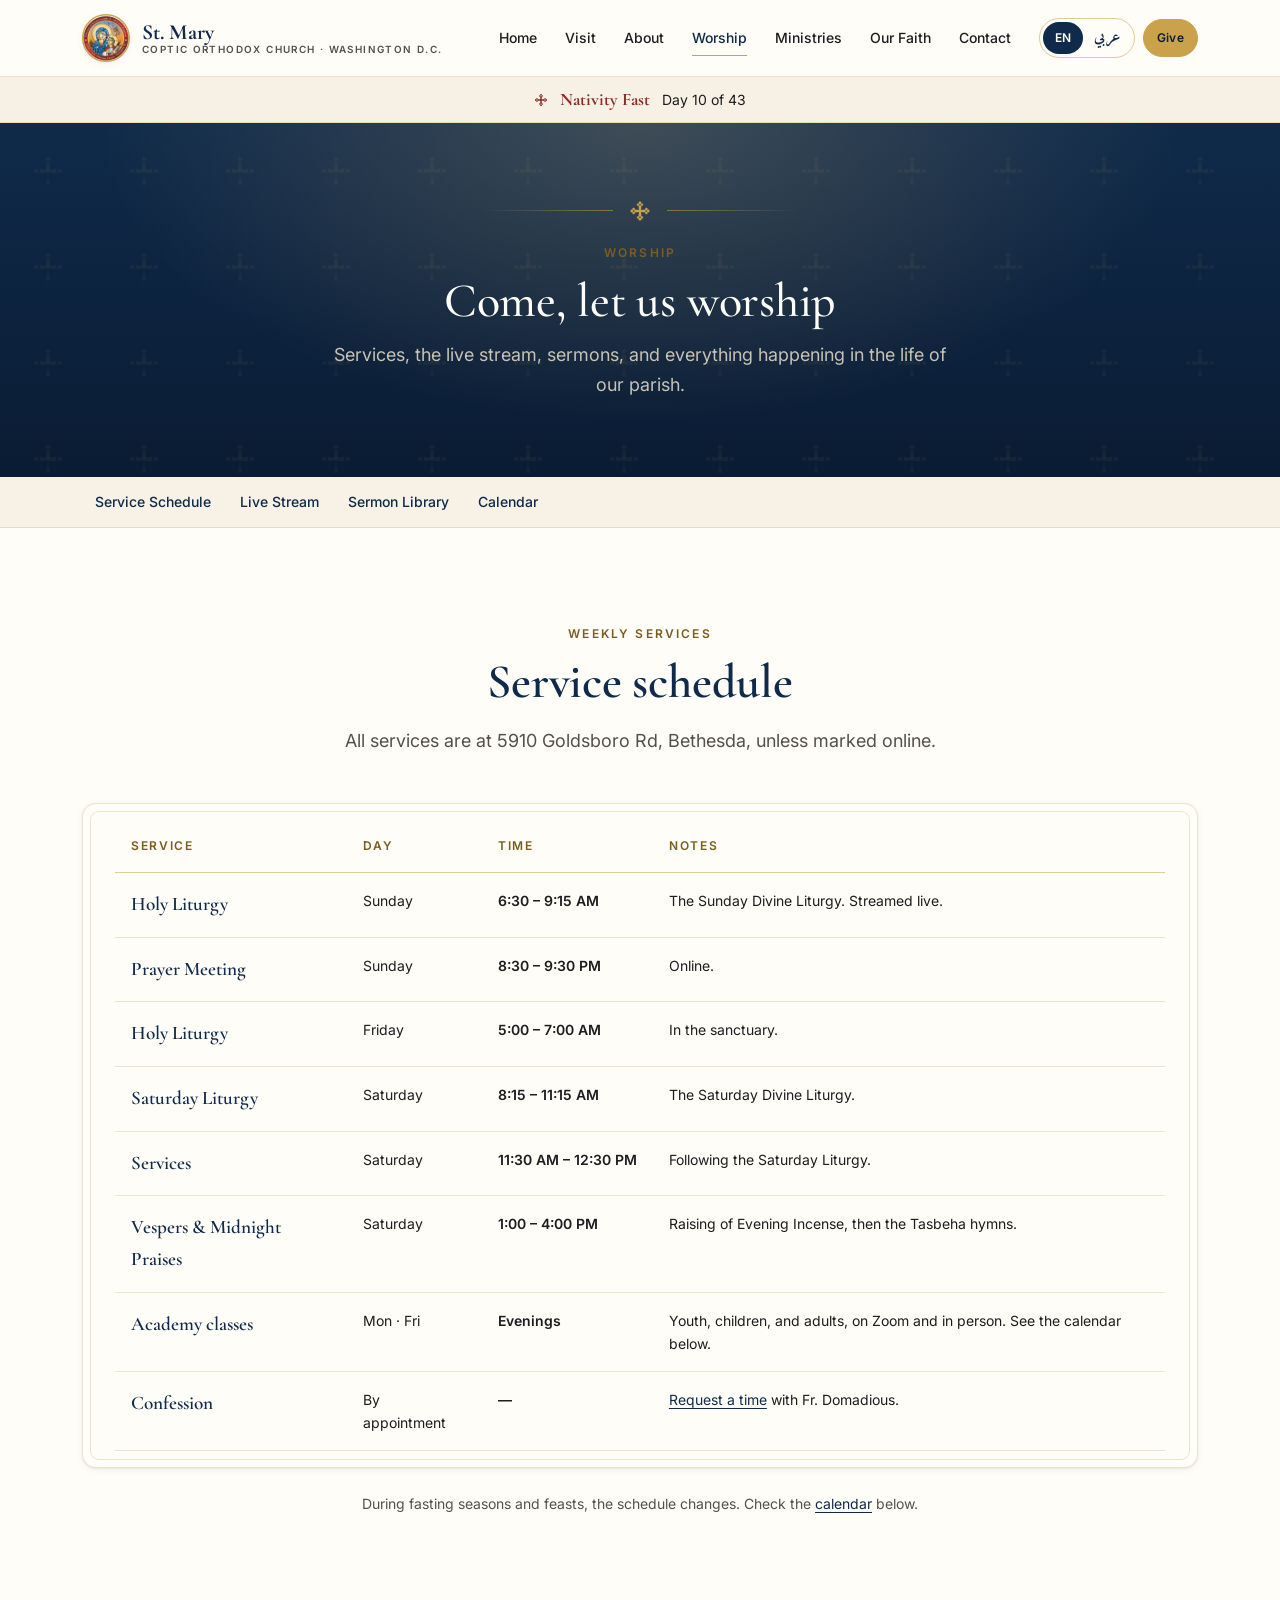
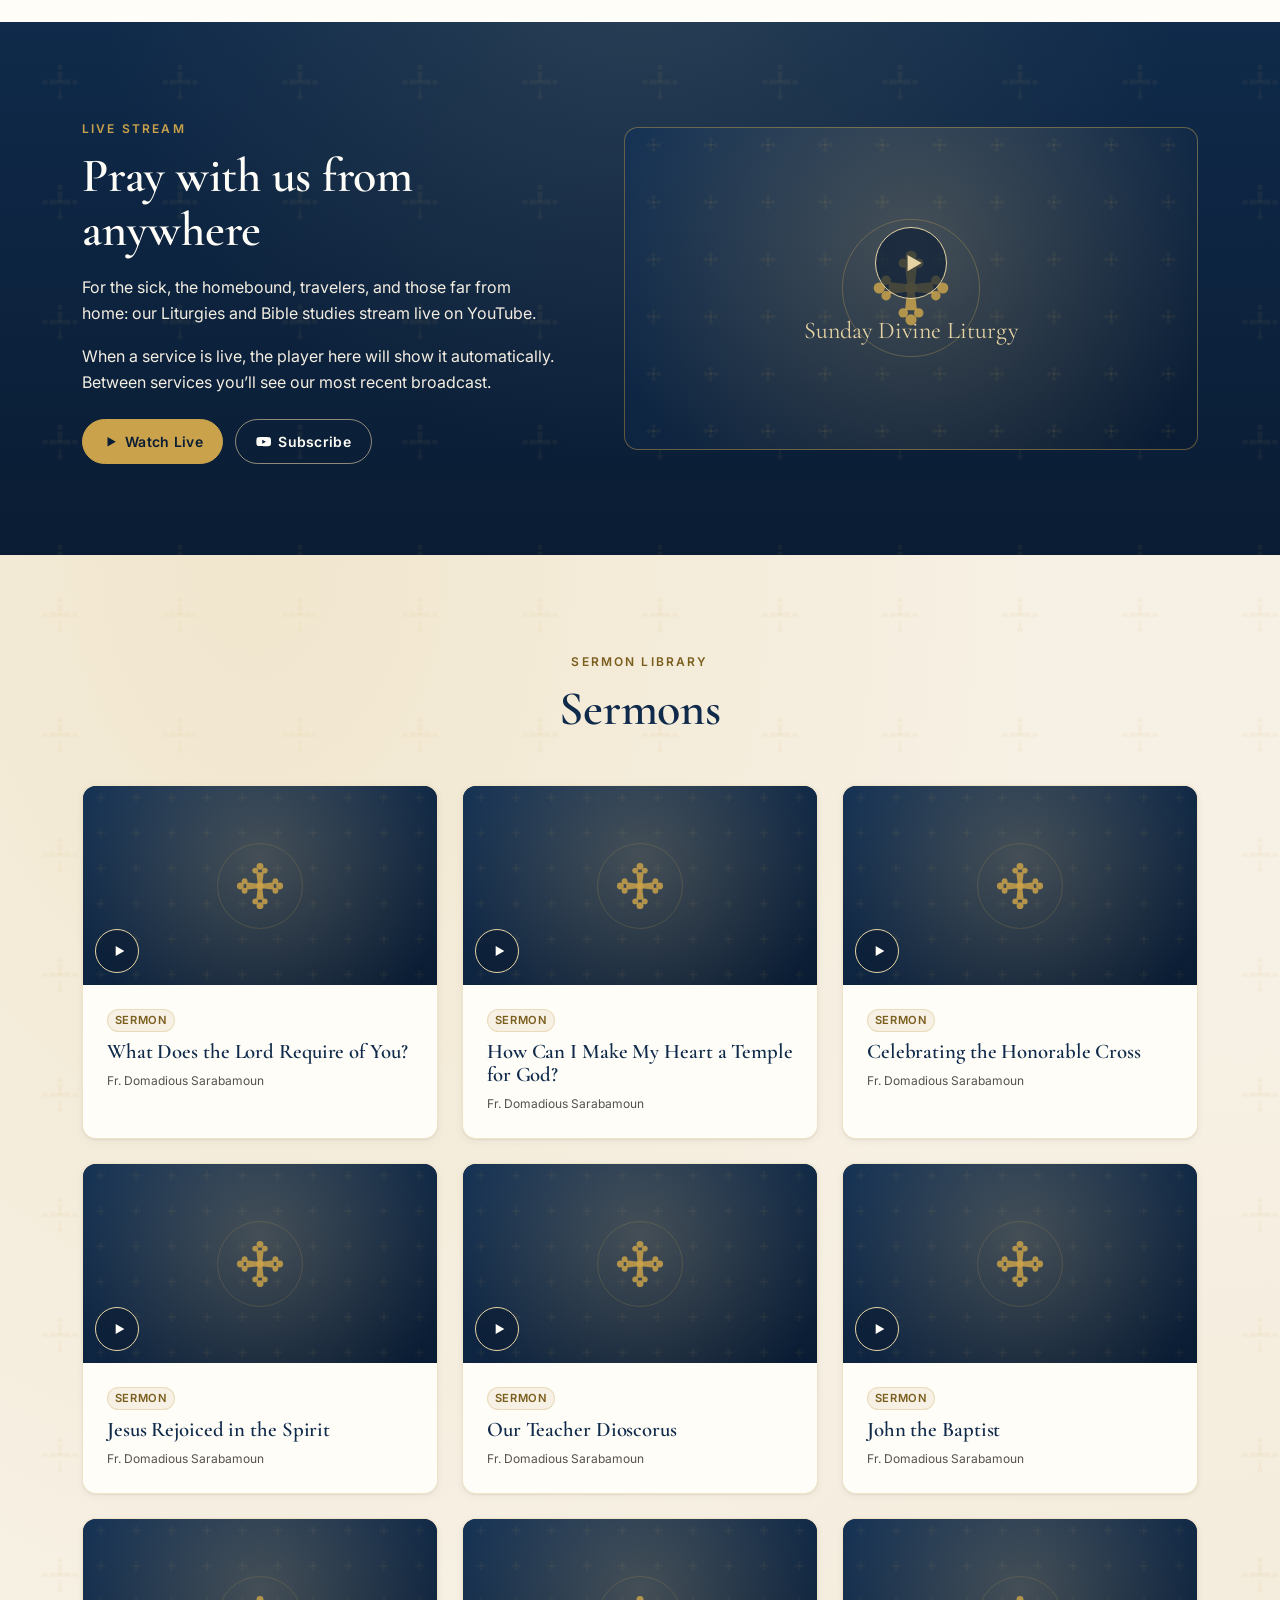
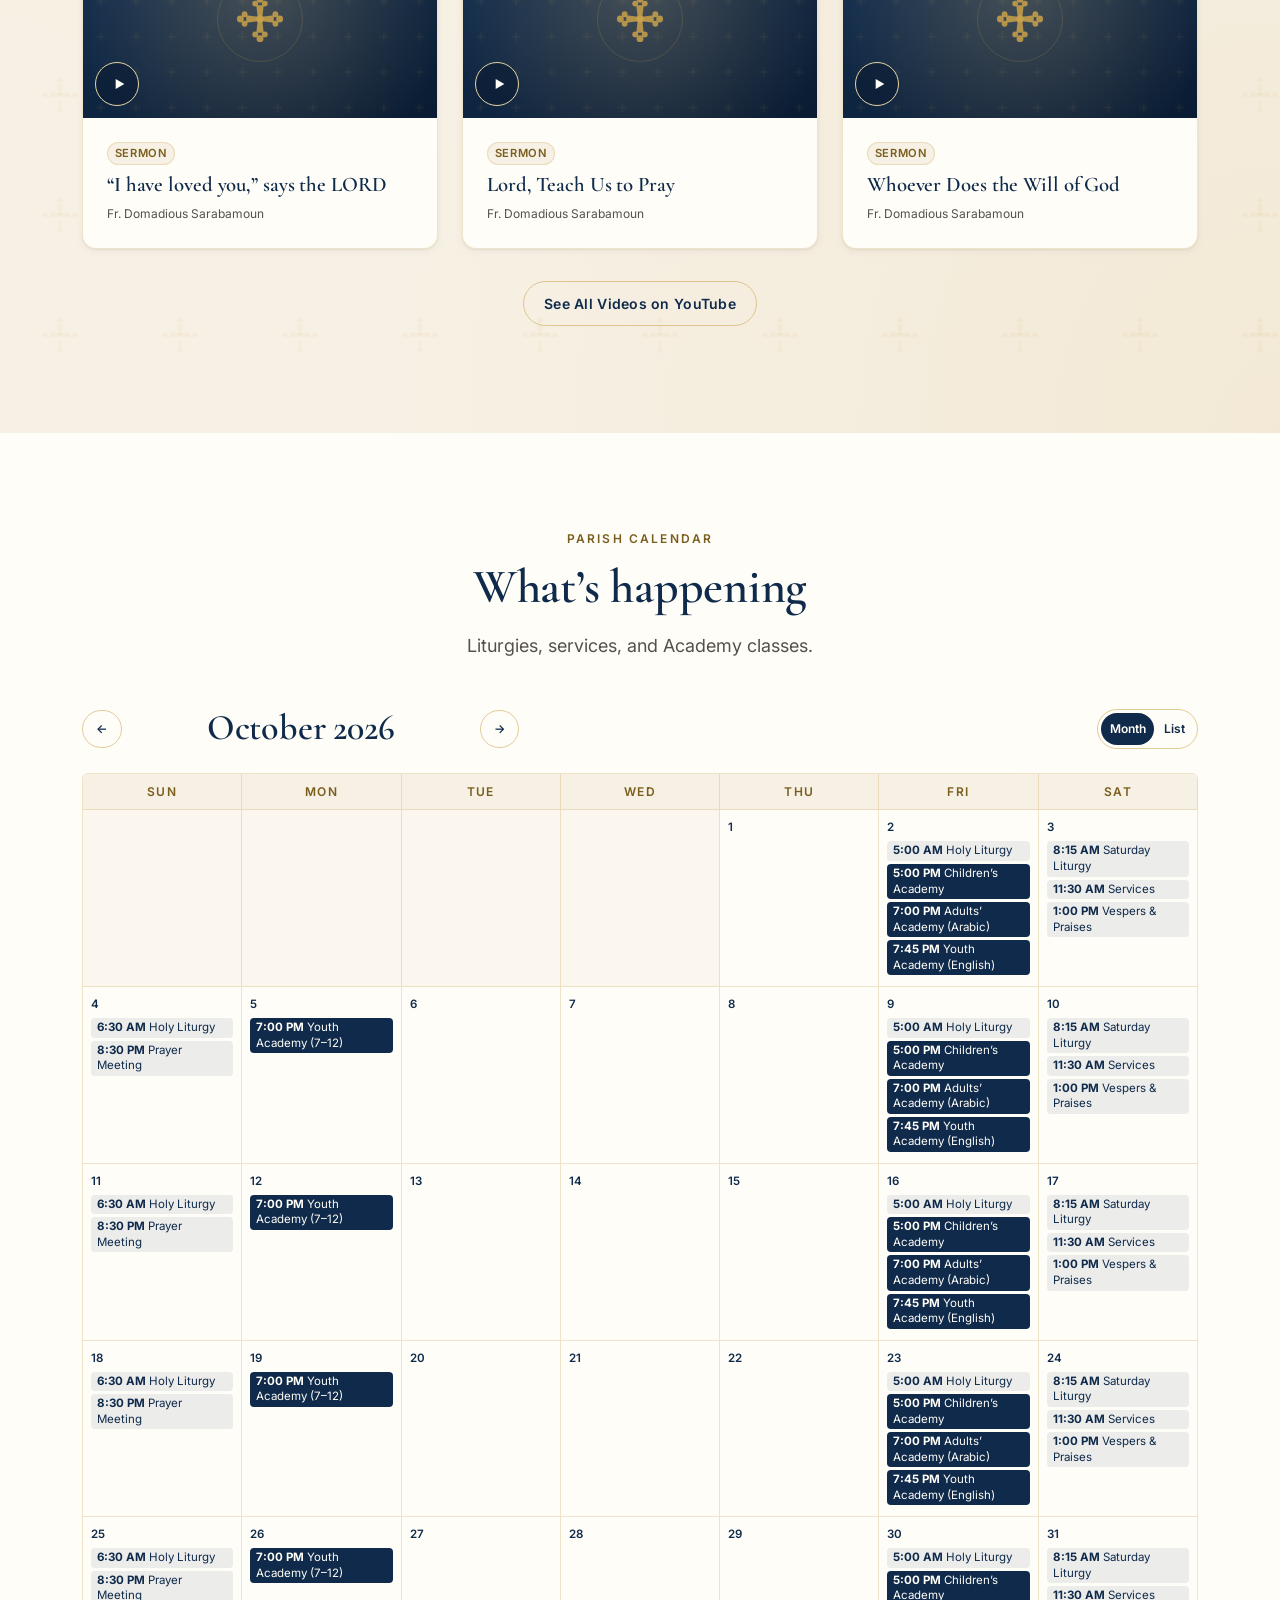
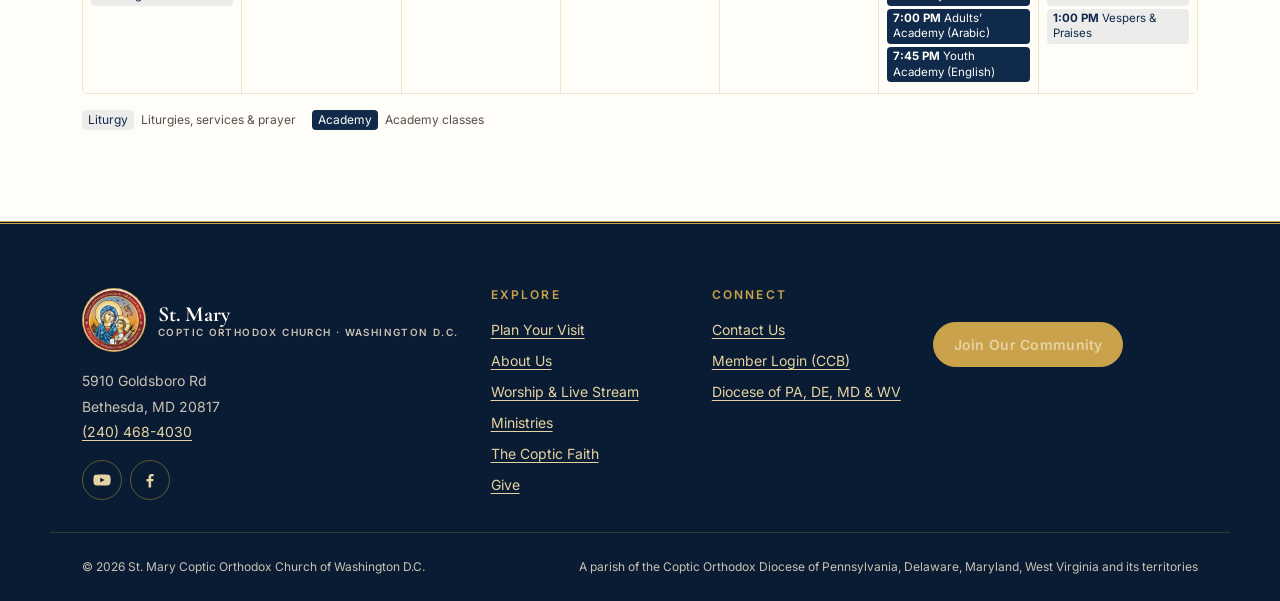
<file: St Mary Website/worship.html>
<!DOCTYPE html>
<html lang="en" dir="ltr">
<head>
  <!-- Google tag (gtag.js) -->
  <script async src="https://www.googletagmanager.com/gtag/js?id=G-9L62ETL212"></script>
  <script>
    window.dataLayer = window.dataLayer || [];
    function gtag(){dataLayer.push(arguments);}
    gtag('js', new Date());

    gtag('config', 'G-9L62ETL212');
  </script>
  <meta charset="utf-8">
  <meta name="viewport" content="width=device-width, initial-scale=1">
  <title>Worship · St. Mary Coptic Orthodox Church</title>
  <meta name="description" content="Service schedule, live stream, sermon library, and parish calendar.">
  <link rel="icon" href="images/logo.jpg">
  <link rel="preconnect" href="https://fonts.googleapis.com">
  <link rel="preconnect" href="https://fonts.gstatic.com" crossorigin>
  <link href="https://fonts.googleapis.com/css2?family=Amiri:wght@400;700&family=Cormorant+Garamond:ital,wght@0,500;0,600;0,700;1,500&family=Inter:wght@400;500;600;700&family=Noto+Sans+Coptic&display=swap" rel="stylesheet">
  <link rel="stylesheet" href="css/styles.css?v=20261017d">
</head>
<body>

  <!-- ============ SVG sprite: the Coptic cross + icons (drawn for this site) ============ -->
  <svg width="0" height="0" style="position:absolute" aria-hidden="true" focusable="false">
    <defs>
      <!-- Coptic cross: four equal flared arms, each ending in a trefoil (three budded circles) -->
      <symbol id="coptic-cross" viewBox="0 0 100 100">
        <g id="cross-arm">
          <path d="M46 50 43 24h14l-3 26z"/>
          <circle cx="50" cy="13" r="6.5"/>
          <circle cx="41" cy="21" r="5.5"/>
          <circle cx="59" cy="21" r="5.5"/>
        </g>
        <use href="#cross-arm" transform="rotate(90 50 50)"/>
        <use href="#cross-arm" transform="rotate(180 50 50)"/>
        <use href="#cross-arm" transform="rotate(270 50 50)"/>
        <circle cx="50" cy="50" r="7"/>
      </symbol>
      <symbol id="i-play" viewBox="0 0 24 24"><path d="M7 4.5v15l13-7.5z"/></symbol>
      <symbol id="i-youtube" viewBox="0 0 24 24"><path d="M23 7.2a3 3 0 0 0-2.1-2.1C19 4.6 12 4.6 12 4.6s-7 0-8.9.5A3 3 0 0 0 1 7.2 31 31 0 0 0 .5 12 31 31 0 0 0 1 16.8a3 3 0 0 0 2.1 2.1c1.9.5 8.9.5 8.9.5s7 0 8.9-.5a3 3 0 0 0 2.1-2.1c.4-1.6.5-3.2.5-4.8s-.1-3.2-.5-4.8zM9.7 15.1V8.9l5.8 3.1z"/></symbol>
      <symbol id="i-facebook" viewBox="0 0 24 24"><path d="M13.5 22v-8.2h2.8l.4-3.2h-3.2V8.5c0-.9.3-1.6 1.6-1.6h1.7V4.1c-.3 0-1.3-.1-2.5-.1-2.5 0-4.2 1.5-4.2 4.3v2.4H7.3v3.2h2.8V22z"/></symbol>
      <symbol id="i-pin" viewBox="0 0 24 24"><path d="M12 2a7 7 0 0 0-7 7c0 5.2 7 13 7 13s7-7.8 7-13a7 7 0 0 0-7-7zm0 9.5A2.5 2.5 0 1 1 12 6.5a2.5 2.5 0 0 1 0 5z"/></symbol>
      <symbol id="i-phone" viewBox="0 0 24 24"><path d="M6.6 10.8a15.1 15.1 0 0 0 6.6 6.6l2.2-2.2c.3-.3.7-.4 1-.2 1.1.4 2.3.6 3.6.6.6 0 1 .4 1 1V20c0 .6-.4 1-1 1A17 17 0 0 1 3 4c0-.6.4-1 1-1h3.5c.6 0 1 .4 1 1 0 1.3.2 2.5.6 3.6.1.3 0 .7-.2 1z"/></symbol>
      <symbol id="i-mail" viewBox="0 0 24 24"><path d="M20 4H4a2 2 0 0 0-2 2v12a2 2 0 0 0 2 2h16a2 2 0 0 0 2-2V6a2 2 0 0 0-2-2zm0 4-8 5-8-5V6l8 5 8-5z"/></symbol>
      <symbol id="i-clock" viewBox="0 0 24 24"><path d="M12 2a10 10 0 1 0 0 20 10 10 0 0 0 0-20zm1 10.4 3.5 2.1-.8 1.3L11 13V7h2z"/></symbol>
    </defs>
  </svg>

  <a class="skip-link" href="#main">Skip to main content</a>

  <!-- ============ Header ============ -->
  <header class="site-header">
    <div class="container header-inner">
      <a class="brand" href="index.html" aria-label="St. Mary Coptic Orthodox Church, home">
        <span class="brand-mark"><img src="images/logo.jpg" alt="" width="64" height="64"></span>
        <span class="brand-text">
          <span class="brand-name">St. Mary</span>
          <span class="brand-sub">Coptic Orthodox Church · Washington D.C.</span>
        </span>
      </a>

      <nav id="site-nav" class="site-nav" aria-label="Main">
        <button class="nav-close" type="button" aria-label="Close menu">
          <svg viewBox="0 0 24 24" fill="none" stroke-width="1.8" stroke-linecap="round" aria-hidden="true"><path d="M5 5l14 14M19 5L5 19"/></svg>
        </button>
        <ul class="nav-list">
          <li><a href="index.html">Home</a></li>
          <li><a href="visit.html">Visit</a></li>
          <li><a href="about.html">About</a></li>
          <li><a href="worship.html" aria-current="page">Worship</a></li>
          <li><a href="ministries.html">Ministries</a></li>
          <li><a href="faith.html">Our Faith</a></li>
          <li><a href="contact.html">Contact</a></li>
        </ul>
        <div class="lang-toggle" role="group" aria-label="Language">
          <button type="button" aria-pressed="true" lang="en">EN</button>
          <button type="button" aria-pressed="false" lang="ar">عربي</button>
        </div>
        <div class="nav-extra">
          <a class="btn btn--gold" href="give.html">Give</a>
          <a href="https://copadiocese.ccbchurch.com/goto/login" target="_blank" rel="noopener">Member Login (CCB)</a>
          <a href="tel:+12404684030">(240) 468-4030</a>
        </div>
      </nav>

      <div class="header-actions">
        <div class="lang-toggle header-lang" role="group" aria-label="Language">
          <button type="button" aria-pressed="true" lang="en">EN</button>
          <button type="button" aria-pressed="false" lang="ar">عربي</button>
        </div>
        <a class="btn btn--gold btn--sm" href="give.html">Give</a>
        <button class="menu-btn" type="button" aria-label="Open menu" aria-expanded="false" aria-controls="site-nav">
          <svg viewBox="0 0 24 24" fill="none" stroke-width="1.8" stroke-linecap="round" aria-hidden="true"><path d="M4 7h16M4 12h16M4 17h16"/></svg>
        </button>
      </div>
    </div>
    <div class="nav-scrim" aria-hidden="true"></div>
  </header>

  <!-- ============ Fasting-season banner (js/main.js shows it only while a fast is active) ============ -->
  <aside class="fast-banner" aria-label="Current fasting season" data-fast-banner>
    <div class="container">
      <svg class="cross" aria-hidden="true"><use href="#coptic-cross"/></svg>
      <strong data-dynamic data-fast-name>Nativity Fast</strong>
      <span data-dynamic data-fast-day>Day 12 of 43</span>
    </div>
  </aside>


  <main id="main">

    <!-- ============ Page hero ============ -->
    <section class="page-hero" aria-labelledby="page-title">
      <div class="container">
        <div class="divider" aria-hidden="true"><svg class="cross"><use href="#coptic-cross"/></svg></div>
        <span class="eyebrow">Worship</span>
        <h1 id="page-title">Come, let us worship</h1>
        <p class="lede">Services, the live stream, sermons, and everything happening in the life of our parish.</p>
      </div>
    </section>

    <nav class="subnav" aria-label="On this page">
      <ul>
        <li><a href="#schedule">Service Schedule</a></li>
        <li><a href="#live">Live Stream</a></li>
        <li><a href="#sermons">Sermon Library</a></li>
        <li><a href="#calendar">Calendar</a></li>
      </ul>
    </nav>

    <!-- ============ Schedule ============ -->
    <section id="schedule" class="section section--ivory" aria-labelledby="schedule-title">
      <div class="container">
        <div class="section-head reveal">
          <span class="eyebrow">Weekly Services</span>
          <h2 id="schedule-title">Service schedule</h2>
          <p>All services are at 5910 Goldsboro Rd, Bethesda, unless marked online.</p>
        </div>

        <div class="card card--framed reveal" style="padding-block: var(--space-4);">
          <table class="schedule">
            <caption class="visually-hidden">Weekly service schedule</caption>
            <thead>
              <tr><th scope="col">Service</th><th scope="col">Day</th><th scope="col">Time</th><th scope="col">Notes</th></tr>
            </thead>
            <tbody>
              <tr>
                <th scope="row">Holy Liturgy</th>
                <td data-label="Day">Sunday</td>
                <td data-label="Time" class="when">6:30 – 9:15 AM</td>
                <td data-label="Notes">The Sunday Divine Liturgy. Streamed live.</td>
              </tr>
              <tr>
                <th scope="row">Prayer Meeting</th>
                <td data-label="Day">Sunday</td>
                <td data-label="Time" class="when">8:30 – 9:30 PM</td>
                <td data-label="Notes">Online.</td>
              </tr>
              <tr>
                <th scope="row">Holy Liturgy</th>
                <td data-label="Day">Friday</td>
                <td data-label="Time" class="when">5:00 – 7:00 AM</td>
                <td data-label="Notes">In the sanctuary.</td>
              </tr>
              <tr>
                <th scope="row">Saturday Liturgy</th>
                <td data-label="Day">Saturday</td>
                <td data-label="Time" class="when">8:15 – 11:15 AM</td>
                <td data-label="Notes">The Saturday Divine Liturgy.</td>
              </tr>
              <tr>
                <th scope="row">Services</th>
                <td data-label="Day">Saturday</td>
                <td data-label="Time" class="when">11:30 AM – 12:30 PM</td>
                <td data-label="Notes">Following the Saturday Liturgy.</td>
              </tr>
              <tr>
                <th scope="row">Vespers &amp; Midnight Praises</th>
                <td data-label="Day">Saturday</td>
                <td data-label="Time" class="when">1:00 – 4:00 PM</td>
                <td data-label="Notes">Raising of Evening Incense, then the Tasbeha hymns.</td>
              </tr>
              <tr>
                <th scope="row">Academy classes</th>
                <td data-label="Day">Mon · Fri</td>
                <td data-label="Time" class="when">Evenings</td>
                <td data-label="Notes">Youth, children, and adults, on Zoom and in person. See the calendar below.</td>
              </tr>
              <tr>
                <th scope="row">Confession</th>
                <td data-label="Day">By appointment</td>
                <td data-label="Time" class="when">—</td>
                <td data-label="Notes"><a href="contact.html#message">Request a time</a> with Fr. Domadious.</td>
              </tr>
            </tbody>
          </table>
        </div>

        <p class="reveal" style="margin-top: var(--space-5); text-align: center; color: var(--muted); font-size: var(--fs-sm);">During fasting seasons and feasts, the schedule changes. Check the <a href="#calendar">calendar</a> below.</p>
      </div>
    </section>

    <!-- ============ Live stream ============ -->
    <section id="live" class="section section--lapis" aria-labelledby="live-title">
      <div class="container split">
        <div class="reveal">
          <span class="eyebrow">Live Stream</span>
          <h2 id="live-title">Pray with us from anywhere</h2>
          <p>For the sick, the homebound, travelers, and those far from home: our Liturgies and Bible studies stream live on YouTube.</p>
          <p>When a service is live, the player here will show it automatically. Between services you’ll see our most recent broadcast.</p>
          <div class="btn-row" style="margin-top: var(--space-5);">
            <a class="btn btn--gold" href="https://www.youtube.com/@saintmarydc/live" target="_blank" rel="noopener"><svg class="icon" aria-hidden="true"><use href="#i-play"/></svg> Watch Live</a>
            <a class="btn btn--ghost-light" href="https://www.youtube.com/@saintmarydc?sub_confirmation=1" target="_blank" rel="noopener"><svg class="icon" aria-hidden="true"><use href="#i-youtube"/></svg> Subscribe</a>
          </div>
        </div>
        <a class="stream reveal reveal-delay-1" href="https://www.youtube.com/@saintmarydc/live" target="_blank" rel="noopener">
          <span class="stream-inner">
            <span class="play-btn" aria-hidden="true"><svg><use href="#i-play"/></svg></span>
            <span class="stream-label">Sunday Divine Liturgy</span>
          </span>
        </a>
      </div>
    </section>

    <!-- ============ Sermon library ============ -->
    <section id="sermons" class="section section--parchment" aria-labelledby="sermons-title">
      <div class="container">
        <div class="section-head reveal">
          <span class="eyebrow">Sermon Library</span>
          <h2 id="sermons-title">Sermons</h2>
        </div>

        <div class="grid grid--3">
          <article class="card video-card">
            <figure class="photo"><img src="https://i.ytimg.com/vi/pS4tpLMcnm8/hqdefault.jpg" data-placeholder="images/placeholder-lapis.svg" alt="" width="480" height="360" loading="lazy"><div class="play" aria-hidden="true"><span><svg><use href="#i-play"/></svg></span></div></figure>
            <div class="video-body"><span class="tag">Sermon</span><h3><a href="https://www.youtube.com/watch?v=pS4tpLMcnm8" target="_blank" rel="noopener">What Does the Lord Require of You?<span class="visually-hidden"> (opens in new tab)</span></a></h3><p class="video-meta">Fr. Domadious Sarabamoun</p></div>
          </article>
          <article class="card video-card">
            <figure class="photo"><img src="https://i.ytimg.com/vi/Y_FEeVvjKIo/hqdefault.jpg" data-placeholder="images/placeholder-lapis.svg" alt="" width="480" height="360" loading="lazy"><div class="play" aria-hidden="true"><span><svg><use href="#i-play"/></svg></span></div></figure>
            <div class="video-body"><span class="tag">Sermon</span><h3><a href="https://www.youtube.com/watch?v=Y_FEeVvjKIo" target="_blank" rel="noopener">How Can I Make My Heart a Temple for God?<span class="visually-hidden"> (opens in new tab)</span></a></h3><p class="video-meta">Fr. Domadious Sarabamoun</p></div>
          </article>
          <article class="card video-card">
            <figure class="photo"><img src="https://i.ytimg.com/vi/_rFBUU6zKuI/hqdefault.jpg" data-placeholder="images/placeholder-lapis.svg" alt="" width="480" height="360" loading="lazy"><div class="play" aria-hidden="true"><span><svg><use href="#i-play"/></svg></span></div></figure>
            <div class="video-body"><span class="tag">Sermon</span><h3><a href="https://www.youtube.com/watch?v=_rFBUU6zKuI" target="_blank" rel="noopener">Celebrating the Honorable Cross<span class="visually-hidden"> (opens in new tab)</span></a></h3><p class="video-meta">Fr. Domadious Sarabamoun</p></div>
          </article>
          <article class="card video-card">
            <figure class="photo"><img src="https://i.ytimg.com/vi/57ZibjYh8No/hqdefault.jpg" data-placeholder="images/placeholder-lapis.svg" alt="" width="480" height="360" loading="lazy"><div class="play" aria-hidden="true"><span><svg><use href="#i-play"/></svg></span></div></figure>
            <div class="video-body"><span class="tag">Sermon</span><h3><a href="https://www.youtube.com/watch?v=57ZibjYh8No" target="_blank" rel="noopener">Jesus Rejoiced in the Spirit<span class="visually-hidden"> (opens in new tab)</span></a></h3><p class="video-meta">Fr. Domadious Sarabamoun</p></div>
          </article>
          <article class="card video-card">
            <figure class="photo"><img src="https://i.ytimg.com/vi/ErkJj_lZhUA/hqdefault.jpg" data-placeholder="images/placeholder-lapis.svg" alt="" width="480" height="360" loading="lazy"><div class="play" aria-hidden="true"><span><svg><use href="#i-play"/></svg></span></div></figure>
            <div class="video-body"><span class="tag">Sermon</span><h3><a href="https://www.youtube.com/watch?v=ErkJj_lZhUA" target="_blank" rel="noopener">Our Teacher Dioscorus<span class="visually-hidden"> (opens in new tab)</span></a></h3><p class="video-meta">Fr. Domadious Sarabamoun</p></div>
          </article>
          <article class="card video-card">
            <figure class="photo"><img src="https://i.ytimg.com/vi/m6uBwORw-iE/hqdefault.jpg" data-placeholder="images/placeholder-lapis.svg" alt="" width="480" height="360" loading="lazy"><div class="play" aria-hidden="true"><span><svg><use href="#i-play"/></svg></span></div></figure>
            <div class="video-body"><span class="tag">Sermon</span><h3><a href="https://www.youtube.com/watch?v=m6uBwORw-iE" target="_blank" rel="noopener">John the Baptist<span class="visually-hidden"> (opens in new tab)</span></a></h3><p class="video-meta">Fr. Domadious Sarabamoun</p></div>
          </article>
          <article class="card video-card">
            <figure class="photo"><img src="https://i.ytimg.com/vi/BdPQxF0XSsY/hqdefault.jpg" data-placeholder="images/placeholder-lapis.svg" alt="" width="480" height="360" loading="lazy"><div class="play" aria-hidden="true"><span><svg><use href="#i-play"/></svg></span></div></figure>
            <div class="video-body"><span class="tag">Sermon</span><h3><a href="https://www.youtube.com/watch?v=BdPQxF0XSsY" target="_blank" rel="noopener">“I have loved you,” says the LORD<span class="visually-hidden"> (opens in new tab)</span></a></h3><p class="video-meta">Fr. Domadious Sarabamoun</p></div>
          </article>
          <article class="card video-card">
            <figure class="photo"><img src="https://i.ytimg.com/vi/vohKlER3cgM/hqdefault.jpg" data-placeholder="images/placeholder-lapis.svg" alt="" width="480" height="360" loading="lazy"><div class="play" aria-hidden="true"><span><svg><use href="#i-play"/></svg></span></div></figure>
            <div class="video-body"><span class="tag">Sermon</span><h3><a href="https://www.youtube.com/watch?v=vohKlER3cgM" target="_blank" rel="noopener">Lord, Teach Us to Pray<span class="visually-hidden"> (opens in new tab)</span></a></h3><p class="video-meta">Fr. Domadious Sarabamoun</p></div>
          </article>
          <article class="card video-card">
            <figure class="photo"><img src="https://i.ytimg.com/vi/RmhOl451UEA/hqdefault.jpg" data-placeholder="images/placeholder-lapis.svg" alt="" width="480" height="360" loading="lazy"><div class="play" aria-hidden="true"><span><svg><use href="#i-play"/></svg></span></div></figure>
            <div class="video-body"><span class="tag">Sermon</span><h3><a href="https://www.youtube.com/watch?v=RmhOl451UEA" target="_blank" rel="noopener">Whoever Does the Will of God<span class="visually-hidden"> (opens in new tab)</span></a></h3><p class="video-meta">Fr. Domadious Sarabamoun</p></div>
          </article>
        </div>

        <p style="text-align:center; margin-top: var(--space-6);"><a class="btn btn--ghost" href="https://www.youtube.com/@saintmarydc/videos" target="_blank" rel="noopener">See All Videos on YouTube</a></p>
      </div>
    </section>

    <!-- ============ Calendar ============ -->
    <section id="calendar" class="section section--ivory" aria-labelledby="calendar-title">
      <div class="container">
        <div class="section-head reveal">
          <span class="eyebrow">Parish Calendar</span>
          <h2 id="calendar-title">What’s happening</h2>
          <p>Liturgies, services, and Academy classes.</p>
        </div>

        <div class="cal reveal" data-view="month">
          <div class="cal-toolbar">
            <div class="cal-nav">
              <button class="btn btn--ghost btn--sm" type="button" data-cal-step="-1" aria-label="Previous month">←</button>
              <h3><span data-month-title="2026-10">October 2026</span><span data-month-title="2026-11" hidden>November 2026</span></h3>
              <button class="btn btn--ghost btn--sm" type="button" data-cal-step="1" aria-label="Next month">→</button>
            </div>
            <div class="lang-toggle view-toggle" role="group" aria-label="Calendar view">
              <button type="button" aria-pressed="true" data-cal-view="month">Month</button>
              <button type="button" aria-pressed="false" data-cal-view="list">List</button>
            </div>
          </div>

          <div class="cal-month" data-month="2026-10">
            <div class="cal-grid" role="table" aria-label="October 2026">
              <div role="row" style="display:contents">
                <div class="cal-head" role="columnheader">Sun</div>
                <div class="cal-head" role="columnheader">Mon</div>
                <div class="cal-head" role="columnheader">Tue</div>
                <div class="cal-head" role="columnheader">Wed</div>
                <div class="cal-head" role="columnheader">Thu</div>
                <div class="cal-head" role="columnheader">Fri</div>
                <div class="cal-head" role="columnheader">Sat</div>
              </div>
              <div role="row" style="display:contents">
                <div class="cal-day is-empty" role="cell"></div>
                <div class="cal-day is-empty" role="cell"></div>
                <div class="cal-day is-empty" role="cell"></div>
                <div class="cal-day is-empty" role="cell"></div>
                <div class="cal-day" role="cell" data-date="2026-10-01"><span class="cal-num">1</span></div>
                <div class="cal-day" role="cell" data-date="2026-10-02"><span class="cal-num">2</span><span class="cal-ev"><b>5:00 AM</b> Holy Liturgy</span><span class="cal-ev cal-ev--special"><b>5:00 PM</b> Children’s Academy</span><span class="cal-ev cal-ev--special"><b>7:00 PM</b> Adults’ Academy (Arabic)</span><span class="cal-ev cal-ev--special"><b>7:45 PM</b> Youth Academy (English)</span></div>
                <div class="cal-day" role="cell" data-date="2026-10-03"><span class="cal-num">3</span><span class="cal-ev"><b>8:15 AM</b> Saturday Liturgy</span><span class="cal-ev"><b>11:30 AM</b> Services</span><span class="cal-ev"><b>1:00 PM</b> Vespers &amp; Praises</span></div>
              </div>
              <div role="row" style="display:contents">
                <div class="cal-day" role="cell" data-date="2026-10-04"><span class="cal-num">4</span><span class="cal-ev"><b>6:30 AM</b> Holy Liturgy</span><span class="cal-ev"><b>8:30 PM</b> Prayer Meeting</span></div>
                <div class="cal-day" role="cell" data-date="2026-10-05"><span class="cal-num">5</span><span class="cal-ev cal-ev--special"><b>7:00 PM</b> Youth Academy (7–12)</span></div>
                <div class="cal-day" role="cell" data-date="2026-10-06"><span class="cal-num">6</span></div>
                <div class="cal-day" role="cell" data-date="2026-10-07"><span class="cal-num">7</span></div>
                <div class="cal-day" role="cell" data-date="2026-10-08"><span class="cal-num">8</span></div>
                <div class="cal-day" role="cell" data-date="2026-10-09"><span class="cal-num">9</span><span class="cal-ev"><b>5:00 AM</b> Holy Liturgy</span><span class="cal-ev cal-ev--special"><b>5:00 PM</b> Children’s Academy</span><span class="cal-ev cal-ev--special"><b>7:00 PM</b> Adults’ Academy (Arabic)</span><span class="cal-ev cal-ev--special"><b>7:45 PM</b> Youth Academy (English)</span></div>
                <div class="cal-day" role="cell" data-date="2026-10-10"><span class="cal-num">10</span><span class="cal-ev"><b>8:15 AM</b> Saturday Liturgy</span><span class="cal-ev"><b>11:30 AM</b> Services</span><span class="cal-ev"><b>1:00 PM</b> Vespers &amp; Praises</span></div>
              </div>
              <div role="row" style="display:contents">
                <div class="cal-day" role="cell" data-date="2026-10-11"><span class="cal-num">11</span><span class="cal-ev"><b>6:30 AM</b> Holy Liturgy</span><span class="cal-ev"><b>8:30 PM</b> Prayer Meeting</span></div>
                <div class="cal-day" role="cell" data-date="2026-10-12"><span class="cal-num">12</span><span class="cal-ev cal-ev--special"><b>7:00 PM</b> Youth Academy (7–12)</span></div>
                <div class="cal-day" role="cell" data-date="2026-10-13"><span class="cal-num">13</span></div>
                <div class="cal-day" role="cell" data-date="2026-10-14"><span class="cal-num">14</span></div>
                <div class="cal-day" role="cell" data-date="2026-10-15"><span class="cal-num">15</span></div>
                <div class="cal-day" role="cell" data-date="2026-10-16"><span class="cal-num">16</span><span class="cal-ev"><b>5:00 AM</b> Holy Liturgy</span><span class="cal-ev cal-ev--special"><b>5:00 PM</b> Children’s Academy</span><span class="cal-ev cal-ev--special"><b>7:00 PM</b> Adults’ Academy (Arabic)</span><span class="cal-ev cal-ev--special"><b>7:45 PM</b> Youth Academy (English)</span></div>
                <div class="cal-day" role="cell" data-date="2026-10-17"><span class="cal-num">17</span><span class="cal-ev"><b>8:15 AM</b> Saturday Liturgy</span><span class="cal-ev"><b>11:30 AM</b> Services</span><span class="cal-ev"><b>1:00 PM</b> Vespers &amp; Praises</span></div>
              </div>
              <div role="row" style="display:contents">
                <div class="cal-day" role="cell" data-date="2026-10-18"><span class="cal-num">18</span><span class="cal-ev"><b>6:30 AM</b> Holy Liturgy</span><span class="cal-ev"><b>8:30 PM</b> Prayer Meeting</span></div>
                <div class="cal-day" role="cell" data-date="2026-10-19"><span class="cal-num">19</span><span class="cal-ev cal-ev--special"><b>7:00 PM</b> Youth Academy (7–12)</span></div>
                <div class="cal-day" role="cell" data-date="2026-10-20"><span class="cal-num">20</span></div>
                <div class="cal-day" role="cell" data-date="2026-10-21"><span class="cal-num">21</span></div>
                <div class="cal-day" role="cell" data-date="2026-10-22"><span class="cal-num">22</span></div>
                <div class="cal-day" role="cell" data-date="2026-10-23"><span class="cal-num">23</span><span class="cal-ev"><b>5:00 AM</b> Holy Liturgy</span><span class="cal-ev cal-ev--special"><b>5:00 PM</b> Children’s Academy</span><span class="cal-ev cal-ev--special"><b>7:00 PM</b> Adults’ Academy (Arabic)</span><span class="cal-ev cal-ev--special"><b>7:45 PM</b> Youth Academy (English)</span></div>
                <div class="cal-day" role="cell" data-date="2026-10-24"><span class="cal-num">24</span><span class="cal-ev"><b>8:15 AM</b> Saturday Liturgy</span><span class="cal-ev"><b>11:30 AM</b> Services</span><span class="cal-ev"><b>1:00 PM</b> Vespers &amp; Praises</span></div>
              </div>
              <div role="row" style="display:contents">
                <div class="cal-day" role="cell" data-date="2026-10-25"><span class="cal-num">25</span><span class="cal-ev"><b>6:30 AM</b> Holy Liturgy</span><span class="cal-ev"><b>8:30 PM</b> Prayer Meeting</span></div>
                <div class="cal-day" role="cell" data-date="2026-10-26"><span class="cal-num">26</span><span class="cal-ev cal-ev--special"><b>7:00 PM</b> Youth Academy (7–12)</span></div>
                <div class="cal-day" role="cell" data-date="2026-10-27"><span class="cal-num">27</span></div>
                <div class="cal-day" role="cell" data-date="2026-10-28"><span class="cal-num">28</span></div>
                <div class="cal-day" role="cell" data-date="2026-10-29"><span class="cal-num">29</span></div>
                <div class="cal-day" role="cell" data-date="2026-10-30"><span class="cal-num">30</span><span class="cal-ev"><b>5:00 AM</b> Holy Liturgy</span><span class="cal-ev cal-ev--special"><b>5:00 PM</b> Children’s Academy</span><span class="cal-ev cal-ev--special"><b>7:00 PM</b> Adults’ Academy (Arabic)</span><span class="cal-ev cal-ev--special"><b>7:45 PM</b> Youth Academy (English)</span></div>
                <div class="cal-day" role="cell" data-date="2026-10-31"><span class="cal-num">31</span><span class="cal-ev"><b>8:15 AM</b> Saturday Liturgy</span><span class="cal-ev"><b>11:30 AM</b> Services</span><span class="cal-ev"><b>1:00 PM</b> Vespers &amp; Praises</span></div>
              </div>
            </div>
            <ul class="cal-list events">
              <li class="event" data-date="2026-10-02">
                <div class="event-date"><span class="m">Oct</span><span class="d">02</span></div>
                <div>
                  <h3>Friday</h3>
                  <p class="cal-line"><strong>Holy Liturgy · Sanctuary</strong> <span>5:00 – 7:00 AM</span></p>
                  <p class="cal-line"><strong>Academy: Children, Grades 3–6 · Zoom only</strong> <span>5:00 – 6:00 PM</span></p>
                  <p class="cal-line"><strong>Academy: Adults (Arabic) · Zoom only</strong> <span>7:00 – 8:00 PM</span></p>
                  <p class="cal-line"><strong>Academy: Youth (English) · Church basement / Zoom</strong> <span>7:45 – 9:00 PM</span></p>
                </div>
              </li>
              <li class="event" data-date="2026-10-03">
                <div class="event-date"><span class="m">Oct</span><span class="d">03</span></div>
                <div>
                  <h3>Saturday</h3>
                  <p class="cal-line"><strong>Saturday Liturgy</strong> <span>8:15 – 11:15 AM</span></p>
                  <p class="cal-line"><strong>Services</strong> <span>11:30 AM – 12:30 PM</span></p>
                  <p class="cal-line"><strong>Vespers &amp; Midnight Praises</strong> <span>1:00 – 4:00 PM</span></p>
                </div>
              </li>
              <li class="event" data-date="2026-10-04">
                <div class="event-date"><span class="m">Oct</span><span class="d">04</span></div>
                <div>
                  <h3>Sunday</h3>
                  <p class="cal-line"><strong>Holy Liturgy</strong> <span>6:30 – 9:15 AM</span></p>
                  <p class="cal-line"><strong>Prayer Meeting · Online</strong> <span>8:30 – 9:30 PM</span></p>
                </div>
              </li>
              <li class="event" data-date="2026-10-05">
                <div class="event-date"><span class="m">Oct</span><span class="d">05</span></div>
                <div>
                  <h3>Monday</h3>
                  <p class="cal-line"><strong>Academy: Youth, Grades 7–12 · Zoom only</strong> <span>7:00 – 8:00 PM</span></p>
                </div>
              </li>
              <li class="event" data-date="2026-10-09">
                <div class="event-date"><span class="m">Oct</span><span class="d">09</span></div>
                <div>
                  <h3>Friday</h3>
                  <p class="cal-line"><strong>Holy Liturgy · Sanctuary</strong> <span>5:00 – 7:00 AM</span></p>
                  <p class="cal-line"><strong>Academy: Children, Grades 3–6 · Zoom only</strong> <span>5:00 – 6:00 PM</span></p>
                  <p class="cal-line"><strong>Academy: Adults (Arabic) · Zoom only</strong> <span>7:00 – 8:00 PM</span></p>
                  <p class="cal-line"><strong>Academy: Youth (English) · Church basement / Zoom</strong> <span>7:45 – 9:00 PM</span></p>
                </div>
              </li>
              <li class="event" data-date="2026-10-10">
                <div class="event-date"><span class="m">Oct</span><span class="d">10</span></div>
                <div>
                  <h3>Saturday</h3>
                  <p class="cal-line"><strong>Saturday Liturgy</strong> <span>8:15 – 11:15 AM</span></p>
                  <p class="cal-line"><strong>Services</strong> <span>11:30 AM – 12:30 PM</span></p>
                  <p class="cal-line"><strong>Vespers &amp; Midnight Praises</strong> <span>1:00 – 4:00 PM</span></p>
                </div>
              </li>
              <li class="event" data-date="2026-10-11">
                <div class="event-date"><span class="m">Oct</span><span class="d">11</span></div>
                <div>
                  <h3>Sunday</h3>
                  <p class="cal-line"><strong>Holy Liturgy</strong> <span>6:30 – 9:15 AM</span></p>
                  <p class="cal-line"><strong>Prayer Meeting · Online</strong> <span>8:30 – 9:30 PM</span></p>
                </div>
              </li>
              <li class="event" data-date="2026-10-12">
                <div class="event-date"><span class="m">Oct</span><span class="d">12</span></div>
                <div>
                  <h3>Monday</h3>
                  <p class="cal-line"><strong>Academy: Youth, Grades 7–12 · Zoom only</strong> <span>7:00 – 8:00 PM</span></p>
                </div>
              </li>
              <li class="event" data-date="2026-10-16">
                <div class="event-date"><span class="m">Oct</span><span class="d">16</span></div>
                <div>
                  <h3>Friday</h3>
                  <p class="cal-line"><strong>Holy Liturgy · Sanctuary</strong> <span>5:00 – 7:00 AM</span></p>
                  <p class="cal-line"><strong>Academy: Children, Grades 3–6 · Zoom only</strong> <span>5:00 – 6:00 PM</span></p>
                  <p class="cal-line"><strong>Academy: Adults (Arabic) · Zoom only</strong> <span>7:00 – 8:00 PM</span></p>
                  <p class="cal-line"><strong>Academy: Youth (English) · Church basement / Zoom</strong> <span>7:45 – 9:00 PM</span></p>
                </div>
              </li>
              <li class="event" data-date="2026-10-17">
                <div class="event-date"><span class="m">Oct</span><span class="d">17</span></div>
                <div>
                  <h3>Saturday</h3>
                  <p class="cal-line"><strong>Saturday Liturgy</strong> <span>8:15 – 11:15 AM</span></p>
                  <p class="cal-line"><strong>Services</strong> <span>11:30 AM – 12:30 PM</span></p>
                  <p class="cal-line"><strong>Vespers &amp; Midnight Praises</strong> <span>1:00 – 4:00 PM</span></p>
                </div>
              </li>
              <li class="event" data-date="2026-10-18">
                <div class="event-date"><span class="m">Oct</span><span class="d">18</span></div>
                <div>
                  <h3>Sunday</h3>
                  <p class="cal-line"><strong>Holy Liturgy</strong> <span>6:30 – 9:15 AM</span></p>
                  <p class="cal-line"><strong>Prayer Meeting · Online</strong> <span>8:30 – 9:30 PM</span></p>
                </div>
              </li>
              <li class="event" data-date="2026-10-19">
                <div class="event-date"><span class="m">Oct</span><span class="d">19</span></div>
                <div>
                  <h3>Monday</h3>
                  <p class="cal-line"><strong>Academy: Youth, Grades 7–12 · Zoom only</strong> <span>7:00 – 8:00 PM</span></p>
                </div>
              </li>
              <li class="event" data-date="2026-10-23">
                <div class="event-date"><span class="m">Oct</span><span class="d">23</span></div>
                <div>
                  <h3>Friday</h3>
                  <p class="cal-line"><strong>Holy Liturgy · Sanctuary</strong> <span>5:00 – 7:00 AM</span></p>
                  <p class="cal-line"><strong>Academy: Children, Grades 3–6 · Zoom only</strong> <span>5:00 – 6:00 PM</span></p>
                  <p class="cal-line"><strong>Academy: Adults (Arabic) · Zoom only</strong> <span>7:00 – 8:00 PM</span></p>
                  <p class="cal-line"><strong>Academy: Youth (English) · Church basement / Zoom</strong> <span>7:45 – 9:00 PM</span></p>
                </div>
              </li>
              <li class="event" data-date="2026-10-24">
                <div class="event-date"><span class="m">Oct</span><span class="d">24</span></div>
                <div>
                  <h3>Saturday</h3>
                  <p class="cal-line"><strong>Saturday Liturgy</strong> <span>8:15 – 11:15 AM</span></p>
                  <p class="cal-line"><strong>Services</strong> <span>11:30 AM – 12:30 PM</span></p>
                  <p class="cal-line"><strong>Vespers &amp; Midnight Praises</strong> <span>1:00 – 4:00 PM</span></p>
                </div>
              </li>
              <li class="event" data-date="2026-10-25">
                <div class="event-date"><span class="m">Oct</span><span class="d">25</span></div>
                <div>
                  <h3>Sunday</h3>
                  <p class="cal-line"><strong>Holy Liturgy</strong> <span>6:30 – 9:15 AM</span></p>
                  <p class="cal-line"><strong>Prayer Meeting · Online</strong> <span>8:30 – 9:30 PM</span></p>
                </div>
              </li>
              <li class="event" data-date="2026-10-26">
                <div class="event-date"><span class="m">Oct</span><span class="d">26</span></div>
                <div>
                  <h3>Monday</h3>
                  <p class="cal-line"><strong>Academy: Youth, Grades 7–12 · Zoom only</strong> <span>7:00 – 8:00 PM</span></p>
                </div>
              </li>
              <li class="event" data-date="2026-10-30">
                <div class="event-date"><span class="m">Oct</span><span class="d">30</span></div>
                <div>
                  <h3>Friday</h3>
                  <p class="cal-line"><strong>Holy Liturgy · Sanctuary</strong> <span>5:00 – 7:00 AM</span></p>
                  <p class="cal-line"><strong>Academy: Children, Grades 3–6 · Zoom only</strong> <span>5:00 – 6:00 PM</span></p>
                  <p class="cal-line"><strong>Academy: Adults (Arabic) · Zoom only</strong> <span>7:00 – 8:00 PM</span></p>
                  <p class="cal-line"><strong>Academy: Youth (English) · Church basement / Zoom</strong> <span>7:45 – 9:00 PM</span></p>
                </div>
              </li>
              <li class="event" data-date="2026-10-31">
                <div class="event-date"><span class="m">Oct</span><span class="d">31</span></div>
                <div>
                  <h3>Saturday</h3>
                  <p class="cal-line"><strong>Saturday Liturgy</strong> <span>8:15 – 11:15 AM</span></p>
                  <p class="cal-line"><strong>Services</strong> <span>11:30 AM – 12:30 PM</span></p>
                  <p class="cal-line"><strong>Vespers &amp; Midnight Praises</strong> <span>1:00 – 4:00 PM</span></p>
                </div>
              </li>
            </ul>
          </div>
          <div class="cal-month" data-month="2026-11" hidden>
            <div class="cal-grid" role="table" aria-label="November 2026">
              <div role="row" style="display:contents">
                <div class="cal-head" role="columnheader">Sun</div>
                <div class="cal-head" role="columnheader">Mon</div>
                <div class="cal-head" role="columnheader">Tue</div>
                <div class="cal-head" role="columnheader">Wed</div>
                <div class="cal-head" role="columnheader">Thu</div>
                <div class="cal-head" role="columnheader">Fri</div>
                <div class="cal-head" role="columnheader">Sat</div>
              </div>
              <div role="row" style="display:contents">
                <div class="cal-day" role="cell" data-date="2026-11-01"><span class="cal-num">1</span><span class="cal-ev"><b>6:30 AM</b> Holy Liturgy</span><span class="cal-ev"><b>8:30 PM</b> Prayer Meeting</span></div>
                <div class="cal-day" role="cell" data-date="2026-11-02"><span class="cal-num">2</span><span class="cal-ev cal-ev--special"><b>7:00 PM</b> Youth Academy (7–12)</span></div>
                <div class="cal-day" role="cell" data-date="2026-11-03"><span class="cal-num">3</span></div>
                <div class="cal-day" role="cell" data-date="2026-11-04"><span class="cal-num">4</span></div>
                <div class="cal-day" role="cell" data-date="2026-11-05"><span class="cal-num">5</span></div>
                <div class="cal-day" role="cell" data-date="2026-11-06"><span class="cal-num">6</span><span class="cal-ev"><b>5:00 AM</b> Holy Liturgy</span><span class="cal-ev cal-ev--special"><b>5:00 PM</b> Children’s Academy</span><span class="cal-ev cal-ev--special"><b>7:00 PM</b> Adults’ Academy (Arabic)</span><span class="cal-ev cal-ev--special"><b>7:45 PM</b> Youth Academy (English)</span></div>
                <div class="cal-day" role="cell" data-date="2026-11-07"><span class="cal-num">7</span><span class="cal-ev"><b>8:15 AM</b> Saturday Liturgy</span><span class="cal-ev"><b>11:30 AM</b> Services</span><span class="cal-ev"><b>1:00 PM</b> Vespers &amp; Praises</span></div>
              </div>
              <div role="row" style="display:contents">
                <div class="cal-day" role="cell" data-date="2026-11-08"><span class="cal-num">8</span><span class="cal-ev"><b>6:30 AM</b> Holy Liturgy</span><span class="cal-ev"><b>8:30 PM</b> Prayer Meeting</span></div>
                <div class="cal-day" role="cell" data-date="2026-11-09"><span class="cal-num">9</span><span class="cal-ev cal-ev--special"><b>7:00 PM</b> Youth Academy (7–12)</span></div>
                <div class="cal-day" role="cell" data-date="2026-11-10"><span class="cal-num">10</span></div>
                <div class="cal-day" role="cell" data-date="2026-11-11"><span class="cal-num">11</span></div>
                <div class="cal-day" role="cell" data-date="2026-11-12"><span class="cal-num">12</span></div>
                <div class="cal-day" role="cell" data-date="2026-11-13"><span class="cal-num">13</span><span class="cal-ev"><b>5:00 AM</b> Holy Liturgy</span><span class="cal-ev cal-ev--special"><b>5:00 PM</b> Children’s Academy</span><span class="cal-ev cal-ev--special"><b>7:00 PM</b> Adults’ Academy (Arabic)</span><span class="cal-ev cal-ev--special"><b>7:45 PM</b> Youth Academy (English)</span></div>
                <div class="cal-day" role="cell" data-date="2026-11-14"><span class="cal-num">14</span><span class="cal-ev"><b>8:15 AM</b> Saturday Liturgy</span><span class="cal-ev"><b>11:30 AM</b> Services</span><span class="cal-ev"><b>1:00 PM</b> Vespers &amp; Praises</span></div>
              </div>
              <div role="row" style="display:contents">
                <div class="cal-day" role="cell" data-date="2026-11-15"><span class="cal-num">15</span><span class="cal-ev"><b>6:30 AM</b> Holy Liturgy</span><span class="cal-ev"><b>8:30 PM</b> Prayer Meeting</span></div>
                <div class="cal-day" role="cell" data-date="2026-11-16"><span class="cal-num">16</span><span class="cal-ev cal-ev--special"><b>7:00 PM</b> Youth Academy (7–12)</span></div>
                <div class="cal-day" role="cell" data-date="2026-11-17"><span class="cal-num">17</span></div>
                <div class="cal-day" role="cell" data-date="2026-11-18"><span class="cal-num">18</span></div>
                <div class="cal-day" role="cell" data-date="2026-11-19"><span class="cal-num">19</span></div>
                <div class="cal-day" role="cell" data-date="2026-11-20"><span class="cal-num">20</span><span class="cal-ev"><b>5:00 AM</b> Holy Liturgy</span><span class="cal-ev cal-ev--special"><b>5:00 PM</b> Children’s Academy</span><span class="cal-ev cal-ev--special"><b>7:00 PM</b> Adults’ Academy (Arabic)</span><span class="cal-ev cal-ev--special"><b>7:45 PM</b> Youth Academy (English)</span></div>
                <div class="cal-day" role="cell" data-date="2026-11-21"><span class="cal-num">21</span><span class="cal-ev"><b>8:15 AM</b> Saturday Liturgy</span><span class="cal-ev"><b>11:30 AM</b> Services</span><span class="cal-ev"><b>1:00 PM</b> Vespers &amp; Praises</span></div>
              </div>
              <div role="row" style="display:contents">
                <div class="cal-day" role="cell" data-date="2026-11-22"><span class="cal-num">22</span><span class="cal-ev"><b>6:30 AM</b> Holy Liturgy</span><span class="cal-ev"><b>8:30 PM</b> Prayer Meeting</span></div>
                <div class="cal-day" role="cell" data-date="2026-11-23"><span class="cal-num">23</span><span class="cal-ev cal-ev--special"><b>7:00 PM</b> Youth Academy (7–12)</span></div>
                <div class="cal-day" role="cell" data-date="2026-11-24"><span class="cal-num">24</span></div>
                <div class="cal-day" role="cell" data-date="2026-11-25"><span class="cal-num">25</span></div>
                <div class="cal-day" role="cell" data-date="2026-11-26"><span class="cal-num">26</span></div>
                <div class="cal-day" role="cell" data-date="2026-11-27"><span class="cal-num">27</span><span class="cal-ev"><b>5:00 AM</b> Holy Liturgy</span><span class="cal-ev cal-ev--special"><b>5:00 PM</b> Children’s Academy</span><span class="cal-ev cal-ev--special"><b>7:00 PM</b> Adults’ Academy (Arabic)</span><span class="cal-ev cal-ev--special"><b>7:45 PM</b> Youth Academy (English)</span></div>
                <div class="cal-day" role="cell" data-date="2026-11-28"><span class="cal-num">28</span><span class="cal-ev"><b>8:15 AM</b> Saturday Liturgy</span><span class="cal-ev"><b>11:30 AM</b> Services</span><span class="cal-ev"><b>1:00 PM</b> Vespers &amp; Praises</span></div>
              </div>
              <div role="row" style="display:contents">
                <div class="cal-day" role="cell" data-date="2026-11-29"><span class="cal-num">29</span><span class="cal-ev"><b>6:30 AM</b> Holy Liturgy</span><span class="cal-ev"><b>8:30 PM</b> Prayer Meeting</span></div>
                <div class="cal-day" role="cell" data-date="2026-11-30"><span class="cal-num">30</span><span class="cal-ev cal-ev--special"><b>7:00 PM</b> Youth Academy (7–12)</span></div>
                <div class="cal-day is-empty" role="cell"></div>
                <div class="cal-day is-empty" role="cell"></div>
                <div class="cal-day is-empty" role="cell"></div>
                <div class="cal-day is-empty" role="cell"></div>
                <div class="cal-day is-empty" role="cell"></div>
              </div>
            </div>
            <ul class="cal-list events">
              <li class="event" data-date="2026-11-01">
                <div class="event-date"><span class="m">Nov</span><span class="d">01</span></div>
                <div>
                  <h3>Sunday</h3>
                  <p class="cal-line"><strong>Holy Liturgy</strong> <span>6:30 – 9:15 AM</span></p>
                  <p class="cal-line"><strong>Prayer Meeting · Online</strong> <span>8:30 – 9:30 PM</span></p>
                </div>
              </li>
              <li class="event" data-date="2026-11-02">
                <div class="event-date"><span class="m">Nov</span><span class="d">02</span></div>
                <div>
                  <h3>Monday</h3>
                  <p class="cal-line"><strong>Academy: Youth, Grades 7–12 · Zoom only</strong> <span>7:00 – 8:00 PM</span></p>
                </div>
              </li>
              <li class="event" data-date="2026-11-06">
                <div class="event-date"><span class="m">Nov</span><span class="d">06</span></div>
                <div>
                  <h3>Friday</h3>
                  <p class="cal-line"><strong>Holy Liturgy · Sanctuary</strong> <span>5:00 – 7:00 AM</span></p>
                  <p class="cal-line"><strong>Academy: Children, Grades 3–6 · Zoom only</strong> <span>5:00 – 6:00 PM</span></p>
                  <p class="cal-line"><strong>Academy: Adults (Arabic) · Zoom only</strong> <span>7:00 – 8:00 PM</span></p>
                  <p class="cal-line"><strong>Academy: Youth (English) · Church basement / Zoom</strong> <span>7:45 – 9:00 PM</span></p>
                </div>
              </li>
              <li class="event" data-date="2026-11-07">
                <div class="event-date"><span class="m">Nov</span><span class="d">07</span></div>
                <div>
                  <h3>Saturday</h3>
                  <p class="cal-line"><strong>Saturday Liturgy</strong> <span>8:15 – 11:15 AM</span></p>
                  <p class="cal-line"><strong>Services</strong> <span>11:30 AM – 12:30 PM</span></p>
                  <p class="cal-line"><strong>Vespers &amp; Midnight Praises</strong> <span>1:00 – 4:00 PM</span></p>
                </div>
              </li>
              <li class="event" data-date="2026-11-08">
                <div class="event-date"><span class="m">Nov</span><span class="d">08</span></div>
                <div>
                  <h3>Sunday</h3>
                  <p class="cal-line"><strong>Holy Liturgy</strong> <span>6:30 – 9:15 AM</span></p>
                  <p class="cal-line"><strong>Prayer Meeting · Online</strong> <span>8:30 – 9:30 PM</span></p>
                </div>
              </li>
              <li class="event" data-date="2026-11-09">
                <div class="event-date"><span class="m">Nov</span><span class="d">09</span></div>
                <div>
                  <h3>Monday</h3>
                  <p class="cal-line"><strong>Academy: Youth, Grades 7–12 · Zoom only</strong> <span>7:00 – 8:00 PM</span></p>
                </div>
              </li>
              <li class="event" data-date="2026-11-13">
                <div class="event-date"><span class="m">Nov</span><span class="d">13</span></div>
                <div>
                  <h3>Friday</h3>
                  <p class="cal-line"><strong>Holy Liturgy · Sanctuary</strong> <span>5:00 – 7:00 AM</span></p>
                  <p class="cal-line"><strong>Academy: Children, Grades 3–6 · Zoom only</strong> <span>5:00 – 6:00 PM</span></p>
                  <p class="cal-line"><strong>Academy: Adults (Arabic) · Zoom only</strong> <span>7:00 – 8:00 PM</span></p>
                  <p class="cal-line"><strong>Academy: Youth (English) · Church basement / Zoom</strong> <span>7:45 – 9:00 PM</span></p>
                </div>
              </li>
              <li class="event" data-date="2026-11-14">
                <div class="event-date"><span class="m">Nov</span><span class="d">14</span></div>
                <div>
                  <h3>Saturday</h3>
                  <p class="cal-line"><strong>Saturday Liturgy</strong> <span>8:15 – 11:15 AM</span></p>
                  <p class="cal-line"><strong>Services</strong> <span>11:30 AM – 12:30 PM</span></p>
                  <p class="cal-line"><strong>Vespers &amp; Midnight Praises</strong> <span>1:00 – 4:00 PM</span></p>
                </div>
              </li>
              <li class="event" data-date="2026-11-15">
                <div class="event-date"><span class="m">Nov</span><span class="d">15</span></div>
                <div>
                  <h3>Sunday</h3>
                  <p class="cal-line"><strong>Holy Liturgy</strong> <span>6:30 – 9:15 AM</span></p>
                  <p class="cal-line"><strong>Prayer Meeting · Online</strong> <span>8:30 – 9:30 PM</span></p>
                </div>
              </li>
              <li class="event" data-date="2026-11-16">
                <div class="event-date"><span class="m">Nov</span><span class="d">16</span></div>
                <div>
                  <h3>Monday</h3>
                  <p class="cal-line"><strong>Academy: Youth, Grades 7–12 · Zoom only</strong> <span>7:00 – 8:00 PM</span></p>
                </div>
              </li>
              <li class="event" data-date="2026-11-20">
                <div class="event-date"><span class="m">Nov</span><span class="d">20</span></div>
                <div>
                  <h3>Friday</h3>
                  <p class="cal-line"><strong>Holy Liturgy · Sanctuary</strong> <span>5:00 – 7:00 AM</span></p>
                  <p class="cal-line"><strong>Academy: Children, Grades 3–6 · Zoom only</strong> <span>5:00 – 6:00 PM</span></p>
                  <p class="cal-line"><strong>Academy: Adults (Arabic) · Zoom only</strong> <span>7:00 – 8:00 PM</span></p>
                  <p class="cal-line"><strong>Academy: Youth (English) · Church basement / Zoom</strong> <span>7:45 – 9:00 PM</span></p>
                </div>
              </li>
              <li class="event" data-date="2026-11-21">
                <div class="event-date"><span class="m">Nov</span><span class="d">21</span></div>
                <div>
                  <h3>Saturday</h3>
                  <p class="cal-line"><strong>Saturday Liturgy</strong> <span>8:15 – 11:15 AM</span></p>
                  <p class="cal-line"><strong>Services</strong> <span>11:30 AM – 12:30 PM</span></p>
                  <p class="cal-line"><strong>Vespers &amp; Midnight Praises</strong> <span>1:00 – 4:00 PM</span></p>
                </div>
              </li>
              <li class="event" data-date="2026-11-22">
                <div class="event-date"><span class="m">Nov</span><span class="d">22</span></div>
                <div>
                  <h3>Sunday</h3>
                  <p class="cal-line"><strong>Holy Liturgy</strong> <span>6:30 – 9:15 AM</span></p>
                  <p class="cal-line"><strong>Prayer Meeting · Online</strong> <span>8:30 – 9:30 PM</span></p>
                </div>
              </li>
              <li class="event" data-date="2026-11-23">
                <div class="event-date"><span class="m">Nov</span><span class="d">23</span></div>
                <div>
                  <h3>Monday</h3>
                  <p class="cal-line"><strong>Academy: Youth, Grades 7–12 · Zoom only</strong> <span>7:00 – 8:00 PM</span></p>
                </div>
              </li>
              <li class="event" data-date="2026-11-27">
                <div class="event-date"><span class="m">Nov</span><span class="d">27</span></div>
                <div>
                  <h3>Friday</h3>
                  <p class="cal-line"><strong>Holy Liturgy · Sanctuary</strong> <span>5:00 – 7:00 AM</span></p>
                  <p class="cal-line"><strong>Academy: Children, Grades 3–6 · Zoom only</strong> <span>5:00 – 6:00 PM</span></p>
                  <p class="cal-line"><strong>Academy: Adults (Arabic) · Zoom only</strong> <span>7:00 – 8:00 PM</span></p>
                  <p class="cal-line"><strong>Academy: Youth (English) · Church basement / Zoom</strong> <span>7:45 – 9:00 PM</span></p>
                </div>
              </li>
              <li class="event" data-date="2026-11-28">
                <div class="event-date"><span class="m">Nov</span><span class="d">28</span></div>
                <div>
                  <h3>Saturday</h3>
                  <p class="cal-line"><strong>Saturday Liturgy</strong> <span>8:15 – 11:15 AM</span></p>
                  <p class="cal-line"><strong>Services</strong> <span>11:30 AM – 12:30 PM</span></p>
                  <p class="cal-line"><strong>Vespers &amp; Midnight Praises</strong> <span>1:00 – 4:00 PM</span></p>
                </div>
              </li>
              <li class="event" data-date="2026-11-29">
                <div class="event-date"><span class="m">Nov</span><span class="d">29</span></div>
                <div>
                  <h3>Sunday</h3>
                  <p class="cal-line"><strong>Holy Liturgy</strong> <span>6:30 – 9:15 AM</span></p>
                  <p class="cal-line"><strong>Prayer Meeting · Online</strong> <span>8:30 – 9:30 PM</span></p>
                </div>
              </li>
              <li class="event" data-date="2026-11-30">
                <div class="event-date"><span class="m">Nov</span><span class="d">30</span></div>
                <div>
                  <h3>Monday</h3>
                  <p class="cal-line"><strong>Academy: Youth, Grades 7–12 · Zoom only</strong> <span>7:00 – 8:00 PM</span></p>
                </div>
              </li>
            </ul>
          </div>

          <div class="cal-legend" aria-hidden="true">
            <span><span class="cal-ev">Liturgy</span> Liturgies, services &amp; prayer</span>
            <span><span class="cal-ev cal-ev--special">Academy</span> Academy classes</span>
          </div>

        </div>
      </div>
    </section>
  </main>

  <!-- ============ Footer ============ -->
  <footer class="site-footer">
    <div class="container footer-grid">
      <div>
        <a class="brand" href="index.html" aria-label="St. Mary Coptic Orthodox Church, home">
        <span class="brand-mark"><img src="images/logo.jpg" alt="" width="64" height="64"></span>
        <span class="brand-text">
          <span class="brand-name">St. Mary</span>
          <span class="brand-sub">Coptic Orthodox Church · Washington D.C.</span>
        </span>
      </a>
        <address>
          5910 Goldsboro Rd<br>
          Bethesda, MD 20817<br>
          <a href="tel:+12404684030">(240) 468-4030</a>
        </address>
        <div class="social">
          <a href="https://www.youtube.com/@saintmarydc" aria-label="St. Mary on YouTube" target="_blank" rel="noopener"><svg aria-hidden="true"><use href="#i-youtube"/></svg></a>
          <a href="https://www.facebook.com/SaintmaryDC" aria-label="St. Mary on Facebook" target="_blank" rel="noopener"><svg aria-hidden="true"><use href="#i-facebook"/></svg></a>
        </div>
      </div>

      <div>
        <h2>Explore</h2>
        <ul class="footer-list">
          <li><a href="visit.html">Plan Your Visit</a></li>
          <li><a href="about.html">About Us</a></li>
          <li><a href="worship.html">Worship &amp; Live Stream</a></li>
          <li><a href="ministries.html">Ministries</a></li>
          <li><a href="faith.html">The Coptic Faith</a></li>
          <li><a href="give.html">Give</a></li>
        </ul>
      </div>

      <div>
        <h2>Connect</h2>
        <ul class="footer-list">
          <li><a href="contact.html">Contact Us</a></li>
          <li><a href="https://copadiocese.ccbchurch.com/goto/login" target="_blank" rel="noopener">Member Login (CCB)</a></li>
          <li><a href="https://copticpa.org" target="_blank" rel="noopener">Diocese of PA, DE, MD &amp; WV</a></li>
        </ul>
      </div>

      <div>
        <a class="btn btn--gold footer-join" href="https://copadiocese.ccbchurch.com/goto/login" target="_blank" rel="noopener">Join Our Community</a>
      </div>
    </div>

    <div class="container footer-bottom">
      <span>© <span data-year>2026</span> St. Mary Coptic Orthodox Church of Washington D.C.</span>
      <span>A parish of the Coptic Orthodox Diocese of Pennsylvania, Delaware, Maryland, West Virginia and its territories</span>
    </div>
  </footer>

  <script src="js/main.js?v=20261017d" defer></script>
</body>
</html>
</file>
<file: St Mary Website/css/styles.css>
/* ==========================================================================
   St. Mary Coptic Orthodox Church — Design Mockup
   Design system: "Modern Iconography"
   One shared stylesheet for every page. Mobile-first.
   ========================================================================== */

/* ---------- 1. Design tokens ---------- */
:root {
  /* Palette */
  --lapis: #0F2A4A;
  --night: #0A1C33;
  --gold: #C9A24B;
  --gold-soft: #E6D3A3;
  --parchment: #F7F1E5;
  --ivory: #FFFDF8;
  --red: #8E2A2A;
  --ink: #1D1D1F;

  /* Supporting tones (derived, AA-checked against their backgrounds) */
  --muted: #55504A;              /* body copy on parchment/ivory */
  --on-dark: #F4EEE2;            /* body copy on lapis */
  --on-dark-muted: #C9C2B4;      /* secondary copy on lapis */
  --gold-text: #7A5E1E;          /* gold-toned text that passes AA on light */
  --hairline: rgba(201, 162, 75, 0.55);
  --hairline-soft: rgba(201, 162, 75, 0.28);

  /* Type */
  --font-display: "Cormorant Garamond", "Cormorant", Georgia, "Times New Roman", serif;
  --font-body: "Inter", system-ui, -apple-system, "Segoe UI", Roboto, sans-serif;
  --font-arabic: "Amiri", "Traditional Arabic", "Geeza Pro", serif;
  --font-coptic: "Noto Sans Coptic", var(--font-body);

  /* Type scale (fluid) */
  --fs-xs: 0.75rem;
  --fs-sm: 0.875rem;
  --fs-base: 1rem;
  --fs-md: 1.125rem;
  --fs-lg: clamp(1.25rem, 1.1rem + 0.6vw, 1.5rem);
  --fs-xl: clamp(1.6rem, 1.3rem + 1.2vw, 2.25rem);
  --fs-2xl: clamp(2rem, 1.5rem + 2vw, 3rem);
  --fs-hero: clamp(2.5rem, 1.6rem + 4.2vw, 5rem);

  /* Spacing */
  --space-1: 0.25rem;
  --space-2: 0.5rem;
  --space-3: 0.75rem;
  --space-4: 1rem;
  --space-5: 1.5rem;
  --space-6: 2rem;
  --space-7: 3rem;
  --space-8: 4rem;
  --section-y: clamp(3.5rem, 2.5rem + 4vw, 6.5rem);
  --gutter: 1rem;

  /* Shape & depth */
  --radius: 6px;
  --radius-lg: 14px;
  --shadow-sm: 0 1px 2px rgba(10, 28, 51, 0.06), 0 2px 8px rgba(10, 28, 51, 0.05);
  --shadow-md: 0 10px 30px -12px rgba(10, 28, 51, 0.25);

  /* Layout */
  --container: 1180px;
  --ribbon-h: 0px; /* mockup ribbon removed; was 28px */
  --header-h: 68px;

  --ease: cubic-bezier(0.22, 0.61, 0.36, 1);
}

@media (min-width: 768px) {
  :root { --gutter: 2rem; --header-h: 76px; }
}

/* ---------- 2. Base ---------- */
*, *::before, *::after { box-sizing: border-box; }

html {
  -webkit-text-size-adjust: 100%;
  scroll-behavior: smooth;
  scroll-padding-top: calc(var(--ribbon-h) + var(--header-h) + 1rem);
}

body {
  margin: 0;
  padding-top: var(--ribbon-h);
  font-family: var(--font-body);
  font-size: var(--fs-base);
  line-height: 1.65;
  color: var(--ink);
  background: var(--ivory);
  overflow-x: hidden;
}

body.nav-locked { overflow: hidden; }

img, svg { display: block; max-width: 100%; }
img { height: auto; }

a { color: var(--lapis); text-underline-offset: 0.2em; text-decoration-thickness: 1px; }
a:hover { color: var(--red); }

h1, h2, h3, h4 {
  font-family: var(--font-display);
  font-weight: 600;
  line-height: 1.12;
  letter-spacing: -0.005em;
  margin: 0 0 var(--space-4);
  color: var(--lapis);
}
h1 { font-size: var(--fs-hero); }
h2 { font-size: var(--fs-2xl); }
h3 { font-size: var(--fs-lg); }
h4 { font-size: var(--fs-md); }

p { margin: 0 0 var(--space-4); }

/* Visible focus for keyboard users everywhere */
:focus-visible {
  outline: 2px solid var(--gold);
  outline-offset: 3px;
  border-radius: 3px;
}
.section--lapis :focus-visible,
.hero :focus-visible,
.site-footer :focus-visible { outline-color: var(--gold-soft); }

.visually-hidden {
  position: absolute !important;
  width: 1px; height: 1px;
  padding: 0; margin: -1px;
  overflow: hidden; clip: rect(0 0 0 0);
  white-space: nowrap; border: 0;
}

.skip-link {
  position: absolute;
  left: var(--space-4);
  top: calc(var(--ribbon-h) + var(--space-2));
  z-index: 1000;
  padding: var(--space-2) var(--space-4);
  background: var(--gold);
  color: var(--night);
  font-weight: 600;
  border-radius: var(--radius);
  transform: translateY(-200%);
}
.skip-link:focus { transform: none; }

/* Arabic text anywhere */
[lang="ar"] {
  font-family: var(--font-arabic);
  line-height: 1.9;
}

/* ---------- 3. Layout helpers ---------- */
.container {
  width: 100%;
  max-width: var(--container);
  margin-inline: auto;
  padding-inline: var(--gutter);
}
.container--narrow { max-width: 780px; }

.section { padding-block: var(--section-y); position: relative; }

.section--ivory { background: var(--ivory); }

/* Parchment: warm base + faint paper grain + faint cross pattern */
.section--parchment {
  background-color: var(--parchment);
  background-image:
    radial-gradient(ellipse at 20% 0%, rgba(230, 211, 163, 0.35), transparent 55%),
    radial-gradient(ellipse at 100% 100%, rgba(201, 162, 75, 0.10), transparent 50%),
    url("data:image/svg+xml,%3Csvg xmlns='http://www.w3.org/2000/svg' width='120' height='120' viewBox='0 0 120 120'%3E%3Cg fill='%23C9A24B' fill-opacity='0.07' transform='translate(40 40) scale(0.4)'%3E%3Cpath d='M46 50 43 24h14l-3 26zM50 54l3 26H47l3-26z'/%3E%3Cpath d='M50 46 76 43v14l-26-3zM50 54 24 57V43l26 3z'/%3E%3Ccircle cx='50' cy='13' r='6.5'/%3E%3Ccircle cx='50' cy='87' r='6.5'/%3E%3Ccircle cx='13' cy='50' r='6.5'/%3E%3Ccircle cx='87' cy='50' r='6.5'/%3E%3C/g%3E%3C/svg%3E");
}

/* Lapis: deep blue + faint gold cross pattern */
.section--lapis {
  color: var(--on-dark);
  background-color: var(--lapis);
  background-image:
    radial-gradient(ellipse at 50% -10%, rgba(230, 211, 163, 0.12), transparent 60%),
    url("data:image/svg+xml,%3Csvg xmlns='http://www.w3.org/2000/svg' width='120' height='120' viewBox='0 0 120 120'%3E%3Cg fill='%23C9A24B' fill-opacity='0.06' transform='translate(40 40) scale(0.4)'%3E%3Cpath d='M46 50 43 24h14l-3 26zM50 54l3 26H47l3-26z'/%3E%3Cpath d='M50 46 76 43v14l-26-3zM50 54 24 57V43l26 3z'/%3E%3Ccircle cx='50' cy='13' r='6.5'/%3E%3Ccircle cx='50' cy='87' r='6.5'/%3E%3Ccircle cx='13' cy='50' r='6.5'/%3E%3Ccircle cx='87' cy='50' r='6.5'/%3E%3C/g%3E%3C/svg%3E"),
    linear-gradient(180deg, var(--lapis), var(--night));
}
.section--lapis h2,
.section--lapis h3,
.section--lapis h4 { color: var(--ivory); }
.section--lapis a:not(.btn) { color: var(--gold-soft); }
.section--lapis a:not(.btn):hover { color: var(--ivory); }

/* Section heading block */
.section-head {
  text-align: center;
  max-width: 680px;
  margin: 0 auto var(--space-7);
}
.section-head p { color: var(--muted); font-size: var(--fs-md); }
.section--lapis .section-head p { color: var(--on-dark-muted); }

.eyebrow {
  display: inline-block;
  font-family: var(--font-body);
  font-size: var(--fs-xs);
  font-weight: 600;
  letter-spacing: 0.18em;
  text-transform: uppercase;
  color: var(--gold-text);
  margin-bottom: var(--space-3);
}
.section--lapis .eyebrow,
.hero .eyebrow { color: var(--gold); }

.lede { font-size: var(--fs-md); color: var(--muted); }

/* Grids */
.grid { display: grid; gap: var(--space-5); }
@media (min-width: 640px) {
  .grid--2 { grid-template-columns: repeat(2, 1fr); }
  .grid--3 { grid-template-columns: repeat(2, 1fr); }
  .grid--4 { grid-template-columns: repeat(2, 1fr); }
}
@media (min-width: 1000px) {
  .grid--3 { grid-template-columns: repeat(3, 1fr); }
  .grid--4 { grid-template-columns: repeat(4, 1fr); }
}

.split { display: grid; gap: var(--space-7); align-items: center; }
@media (min-width: 900px) {
  .split { grid-template-columns: 5fr 6fr; gap: var(--space-8); }
  .split--reverse > :first-child { order: 2; }
}

/* ---------- 4. The Coptic cross motif ---------- */
.cross { width: 1em; height: 1em; fill: currentColor; flex: none; }

/* Divider: hairline — cross — hairline */
.divider {
  display: flex;
  align-items: center;
  gap: var(--space-4);
  color: var(--gold);
  max-width: 320px;
  margin: 0 auto var(--space-5);
}
.divider::before,
.divider::after {
  content: "";
  flex: 1;
  height: 1px;
  background: linear-gradient(90deg, transparent, var(--hairline));
}
.divider::after { background: linear-gradient(90deg, var(--hairline), transparent); }
.divider .cross { width: 22px; height: 22px; }

/* ---------- 5. Mockup ribbon & TBD tags ---------- */
.mockup-ribbon {
  position: fixed;
  inset: 0 0 auto 0;
  z-index: 200;
  height: var(--ribbon-h);
  display: flex;
  align-items: center;
  justify-content: center;
  gap: var(--space-3);
  background: repeating-linear-gradient(-45deg, var(--red), var(--red) 12px, #7d2424 12px, #7d2424 24px);
  color: #fff;
  font-size: 0.7rem;
  font-weight: 700;
  letter-spacing: 0.16em;
  text-transform: uppercase;
  white-space: nowrap;
  overflow: hidden;
}
.mockup-ribbon span { opacity: 0.85; font-weight: 500; letter-spacing: 0.08em; }
@media (max-width: 767px) { .mockup-ribbon span { display: none; } }

.tbd {
  display: inline-block;
  vertical-align: middle;
  margin-inline-start: 0.4em;
  padding: 0.05em 0.45em;
  border: 1px dashed currentColor;
  border-radius: 3px;
  font-family: var(--font-body);
  font-size: 0.65rem;
  font-weight: 600;
  font-style: normal;
  letter-spacing: 0.08em;
  line-height: 1.5;
  text-transform: uppercase;
  color: var(--red);
  background: rgba(142, 42, 42, 0.05);
  white-space: nowrap;
}
.section--lapis .tbd,
.hero .tbd,
.site-footer .tbd,
.tbd--light {
  color: var(--gold-soft);
  background: rgba(230, 211, 163, 0.08);
}

/* ---------- 6. Buttons ---------- */
.btn {
  --btn-bg: var(--lapis);
  --btn-fg: var(--ivory);
  --btn-bd: var(--lapis);
  display: inline-flex;
  align-items: center;
  justify-content: center;
  gap: 0.5em;
  min-height: 44px;
  padding: 0.7em 1.4em;
  border: 1px solid var(--btn-bd);
  border-radius: 999px;
  background: var(--btn-bg);
  color: var(--btn-fg);
  font-family: var(--font-body);
  font-size: var(--fs-sm);
  font-weight: 600;
  letter-spacing: 0.02em;
  text-decoration: none;
  white-space: nowrap;
  cursor: pointer;
  transition: background-color 0.2s var(--ease), color 0.2s var(--ease), border-color 0.2s var(--ease), transform 0.2s var(--ease);
}
.btn:hover { color: var(--btn-fg); transform: translateY(-1px); }
.btn:active { transform: none; }

.btn--primary:hover { --btn-bg: var(--night); --btn-bd: var(--night); }

.btn--gold {
  --btn-bg: var(--gold);
  --btn-fg: var(--night);
  --btn-bd: var(--gold);
}
.btn--gold:hover { --btn-bg: var(--gold-soft); --btn-bd: var(--gold-soft); }

.btn--ghost {
  --btn-bg: transparent;
  --btn-fg: var(--lapis);
  --btn-bd: var(--hairline);
}
.btn--ghost:hover { --btn-bg: var(--lapis); --btn-fg: var(--ivory); --btn-bd: var(--lapis); }

.btn--ghost-light {
  --btn-bg: transparent;
  --btn-fg: var(--ivory);
  --btn-bd: rgba(230, 211, 163, 0.6);
}
.btn--ghost-light:hover { --btn-bg: rgba(230, 211, 163, 0.12); --btn-fg: var(--ivory); --btn-bd: var(--gold-soft); }

.btn--sm { min-height: 38px; padding: 0.45em 1.1em; font-size: var(--fs-xs); }

.btn .icon { width: 1.1em; height: 1.1em; fill: currentColor; }

.btn-row { display: flex; flex-wrap: wrap; gap: var(--space-3); }

.link-arrow {
  display: inline-flex;
  align-items: center;
  gap: 0.4em;
  font-weight: 600;
  font-size: var(--fs-sm);
  text-decoration: none;
}
.link-arrow::after { content: "→"; transition: transform 0.2s var(--ease); }
.link-arrow:hover::after { transform: translateX(3px); }

/* ---------- 7. Cards ---------- */
.card {
  position: relative;
  display: flex;
  flex-direction: column;
  padding: var(--space-6);
  background: var(--ivory);
  border: 1px solid var(--hairline-soft);
  border-radius: var(--radius-lg);
  box-shadow: var(--shadow-sm);
}
.card h3 { margin-bottom: var(--space-2); }
.card p { color: var(--muted); }
.card > :last-child { margin-bottom: 0; }
.card .card-foot { margin-top: auto; padding-top: var(--space-4); }

/* Inner gold hairline, like a gilded manuscript frame */
.card--framed::before {
  content: "";
  position: absolute;
  inset: 7px;
  border: 1px solid var(--hairline-soft);
  border-radius: calc(var(--radius-lg) - 5px);
  pointer-events: none;
}

.card--dark {
  background: rgba(255, 253, 248, 0.04);
  border-color: rgba(201, 162, 75, 0.35);
  box-shadow: none;
  color: var(--on-dark);
}
.card--dark p { color: var(--on-dark-muted); }

.card-icon {
  display: grid;
  place-items: center;
  width: 48px; height: 48px;
  margin-bottom: var(--space-4);
  border: 1px solid var(--hairline);
  border-radius: 50%;
  color: var(--gold);
}
.card-icon .cross { width: 22px; height: 22px; }

/* ---------- 8. Photo placeholders & arched frames ---------- */
.photo {
  position: relative;
  margin: 0;
  overflow: hidden;
  border-radius: var(--radius-lg);
  background: linear-gradient(160deg, var(--lapis), var(--night));
  aspect-ratio: 4 / 3;
}
.photo img { width: 100%; height: 100%; object-fit: cover; }

/* Caption appears only while the placeholder image is showing */
.photo figcaption {
  position: absolute;
  inset: auto 0 0 0;
  padding: var(--space-3) var(--space-4);
  font-size: var(--fs-xs);
  font-weight: 500;
  letter-spacing: 0.04em;
  color: var(--ivory);
  background: linear-gradient(0deg, rgba(10, 28, 51, 0.85), transparent);
  text-align: center;
}
.photo:not(.is-placeholder) figcaption { display: none; }
.photo--parchment.is-placeholder figcaption {
  color: var(--lapis);
  background: linear-gradient(0deg, rgba(247, 241, 229, 0.95), transparent);
}

/* Arched church-window frame (4:5 so the arch is a true semicircle) */
.photo--arch {
  aspect-ratio: 4 / 5;
  border-radius: 50% 50% var(--radius) var(--radius) / 40% 40% var(--radius) var(--radius);
  box-shadow: var(--shadow-md);
}
.photo--arch::after {
  content: "";
  position: absolute;
  inset: 10px;
  border: 1px solid rgba(230, 211, 163, 0.6);
  border-radius: 50% 50% 3px 3px / 40% 40% 3px 3px;
  pointer-events: none;
}
.photo--arch figcaption { padding-bottom: var(--space-5); }

.photo--wide { aspect-ratio: 16 / 9; }

/* ---------- 9. Header ---------- */
.site-header {
  position: sticky;
  top: var(--ribbon-h);
  z-index: 100;
  border-bottom: 1px solid var(--hairline-soft);
}
/* Frosted background lives on a pseudo-element: a backdrop-filter on the
   header itself would trap the fixed-position mobile drawer inside it. */
.site-header::before {
  content: "";
  position: absolute;
  inset: 0;
  z-index: -1;
  background: rgba(255, 253, 248, 0.94);
  backdrop-filter: saturate(1.2) blur(10px);
  -webkit-backdrop-filter: saturate(1.2) blur(10px);
}
.header-inner {
  display: flex;
  align-items: center;
  gap: var(--space-4);
  height: var(--header-h);
}

.brand {
  display: flex;
  align-items: center;
  gap: var(--space-3);
  margin-inline-end: auto;
  color: var(--lapis);
  text-decoration: none;
  min-width: 0;
}
.brand:hover { color: var(--lapis); }
/* Church seal (images/logo.jpg), cropped to a circle with a gold ring */
.brand-mark {
  display: block;
  width: 48px; height: 48px;
  flex: none;
  padding: 2px;
  overflow: hidden;
  border-radius: 50%;
  background: var(--gold);
  box-shadow: var(--shadow-sm);
}
.brand-mark img {
  width: 100%; height: 100%;
  border-radius: 50%;
  object-fit: cover;
  transform: scale(1.03); /* hides the white corners of the square JPG */
  background: var(--ivory);
}
.site-footer .brand-mark { width: 64px; height: 64px; }
.brand-text { display: flex; flex-direction: column; line-height: 1.1; min-width: 0; }
.brand-name {
  font-family: var(--font-display);
  font-size: 1.35rem;
  font-weight: 700;
  white-space: nowrap;
}
.brand-sub {
  font-size: 0.62rem;
  font-weight: 600;
  letter-spacing: 0.14em;
  text-transform: uppercase;
  color: var(--muted);
  white-space: nowrap;
  overflow: hidden;
  text-overflow: ellipsis;
}

.header-actions { display: flex; align-items: center; gap: var(--space-2); }

/* EN | عربي toggle */
.lang-toggle {
  display: inline-flex;
  padding: 3px;
  border: 1px solid var(--hairline);
  border-radius: 999px;
}
.lang-toggle button {
  min-height: 32px;
  min-width: 40px;
  padding: 0 0.7em;
  border: 0;
  border-radius: 999px;
  background: transparent;
  color: var(--lapis);
  font: 600 0.75rem/1 var(--font-body);
  cursor: pointer;
}
.lang-toggle button[lang="ar"] { font-family: var(--font-arabic); font-size: 0.95rem; }
.lang-toggle button[aria-pressed="true"] { background: var(--lapis); color: var(--ivory); }

/* Menu button (mobile) */
.menu-btn {
  display: inline-grid;
  place-items: center;
  width: 44px; height: 44px;
  padding: 0;
  border: 1px solid var(--hairline);
  border-radius: 50%;
  background: transparent;
  color: var(--lapis);
  cursor: pointer;
}
.menu-btn svg { width: 20px; height: 20px; stroke: currentColor; }

/* Nav — mobile: slide-in drawer */
.site-nav {
  position: fixed;
  top: var(--ribbon-h);
  bottom: 0;
  right: 0;
  z-index: 150;
  width: min(86vw, 360px);
  padding: var(--space-6) var(--space-5);
  display: flex;
  flex-direction: column;
  gap: var(--space-5);
  overflow-y: auto;
  background: var(--lapis);
  background-image: linear-gradient(180deg, var(--lapis), var(--night));
  color: var(--on-dark);
  transform: translateX(100%);
  visibility: hidden;
  transition: transform 0.35s var(--ease), visibility 0s linear 0.35s;
}
.nav-open .site-nav {
  transform: none;
  visibility: visible;
  transition: transform 0.35s var(--ease);
}
.nav-close {
  flex: none;
  align-self: flex-end;
  width: 44px; height: 44px;
  display: grid; place-items: center;
  border: 1px solid rgba(230, 211, 163, 0.4);
  border-radius: 50%;
  background: transparent;
  color: var(--ivory);
  cursor: pointer;
}
.nav-close svg { width: 18px; height: 18px; stroke: currentColor; }

.nav-list { list-style: none; margin: 0; padding: 0; }
.nav-list a {
  display: block;
  padding: var(--space-3) 0;
  border-bottom: 1px solid rgba(201, 162, 75, 0.2);
  font-family: var(--font-display);
  font-size: 1.45rem;
  font-weight: 600;
  color: var(--ivory);
  text-decoration: none;
}
.nav-list a:hover,
.nav-list a[aria-current="page"] { color: var(--gold); }
.site-nav .lang-toggle { align-self: flex-start; border-color: rgba(230, 211, 163, 0.45); }
.site-nav .lang-toggle button { color: var(--ivory); }
.site-nav .lang-toggle button[aria-pressed="true"] { background: var(--gold); color: var(--night); }
.nav-extra { display: grid; gap: var(--space-3); margin-top: auto; }
.nav-extra a { color: var(--gold-soft); font-size: var(--fs-sm); }

.nav-scrim {
  position: fixed;
  inset: 0;
  z-index: 140;
  background: rgba(10, 28, 51, 0.5);
  opacity: 0;
  visibility: hidden;
  transition: opacity 0.3s var(--ease), visibility 0s linear 0.3s;
}
.nav-open .nav-scrim { opacity: 1; visibility: visible; transition: opacity 0.3s var(--ease); }

.header-lang { display: none; }

@media (max-width: 379px) {
  .brand-sub { display: none; }
  .header-actions .btn--gold { padding-inline: 0.9em; }
}

/* Nav — desktop: inline */
@media (min-width: 1100px) {
  .menu-btn, .nav-close, .nav-scrim, .site-nav .lang-toggle, .nav-extra { display: none; }
  .header-lang { display: inline-flex; }
  .site-nav {
    position: static;
    width: auto;
    padding: 0;
    flex-direction: row;
    overflow: visible;
    background: none;
    color: inherit;
    transform: none;
    visibility: visible;
    transition: none;
  }
  .nav-list { display: flex; gap: var(--space-1); }
  .nav-list a {
    position: relative;
    padding: var(--space-2) var(--space-3);
    border: 0;
    font-family: var(--font-body);
    font-size: var(--fs-sm);
    font-weight: 500;
    color: var(--ink);
  }
  .nav-list a::after {
    content: "";
    position: absolute;
    left: var(--space-3); right: var(--space-3); bottom: 2px;
    height: 1px;
    background: var(--gold);
    transform: scaleX(0);
    transition: transform 0.25s var(--ease);
  }
  .nav-list a:hover { color: var(--lapis); }
  .nav-list a:hover::after,
  .nav-list a[aria-current="page"]::after { transform: scaleX(1); }
  .nav-list a[aria-current="page"] { color: var(--lapis); }
}

/* ---------- 10. Fasting banner ---------- */
.fast-banner {
  background: var(--parchment);
  border-bottom: 1px solid var(--hairline-soft);
  font-size: var(--fs-sm);
  color: var(--ink);
}
.fast-banner .container {
  display: flex;
  flex-wrap: wrap;
  align-items: center;
  justify-content: center;
  gap: var(--space-2) var(--space-3);
  padding-block: var(--space-2);
  text-align: center;
}
.fast-banner strong { font-family: var(--font-display); font-size: 1.1rem; color: var(--red); }
.fast-banner .cross { color: var(--red); width: 14px; height: 14px; }

/* ---------- 11. Hero ---------- */
.hero {
  position: relative;
  isolation: isolate;
  overflow: hidden;
  color: var(--on-dark);
  text-align: center;
  padding-block: clamp(4rem, 3rem + 6vw, 8.5rem) clamp(4rem, 3rem + 5vw, 7rem);
  background: linear-gradient(180deg, var(--lapis) 0%, var(--night) 100%);
}
/* faint cross lattice */
.hero::before {
  content: "";
  position: absolute;
  inset: 0;
  z-index: -2;
  opacity: 0.9;
  background-image: url("data:image/svg+xml,%3Csvg xmlns='http://www.w3.org/2000/svg' width='96' height='96' viewBox='0 0 120 120'%3E%3Cg fill='%23C9A24B' fill-opacity='0.055' transform='translate(40 40) scale(0.4)'%3E%3Cpath d='M46 50 43 24h14l-3 26zM50 54l3 26H47l3-26z'/%3E%3Cpath d='M50 46 76 43v14l-26-3zM50 54 24 57V43l26 3z'/%3E%3Ccircle cx='50' cy='13' r='6.5'/%3E%3Ccircle cx='50' cy='87' r='6.5'/%3E%3Ccircle cx='13' cy='50' r='6.5'/%3E%3Ccircle cx='87' cy='50' r='6.5'/%3E%3C/g%3E%3C/svg%3E");
  mask-image: radial-gradient(ellipse at center, #000 30%, transparent 80%);
  -webkit-mask-image: radial-gradient(ellipse at center, #000 30%, transparent 80%);
}
/* candlelight glow */
.hero-glow {
  position: absolute;
  z-index: -1;
  left: 50%;
  top: 38%;
  width: min(1100px, 150vw);
  aspect-ratio: 1.6;
  transform: translate(-50%, -50%);
  background:
    radial-gradient(ellipse at center, rgba(255, 214, 140, 0.26) 0%, rgba(230, 180, 90, 0.10) 35%, transparent 65%);
  pointer-events: none;
}

.hero-inner { max-width: 900px; margin-inline: auto; }

.hero-coptic {
  display: flex;
  align-items: center;
  justify-content: center;
  flex-wrap: wrap;
  gap: var(--space-2);
  margin-bottom: var(--space-4);
  font-family: var(--font-coptic);
  font-size: var(--fs-md);
  letter-spacing: 0.12em;
  color: var(--gold);
}

.hero h1 {
  color: var(--ivory);
  font-weight: 500;
  margin-bottom: var(--space-3);
}
.hero h1 .h1-line2 {
  display: block;
  font-size: 0.42em;
  font-weight: 500;
  font-style: italic;
  letter-spacing: 0.02em;
  color: var(--gold-soft);
  margin-top: var(--space-3);
}

.hero .divider { margin-block: var(--space-6); }

.verse { margin: 0 auto var(--space-7); max-width: 720px; }
.verse blockquote { margin: 0; }
.verse-en {
  font-family: var(--font-display);
  font-size: var(--fs-lg);
  font-style: italic;
  line-height: 1.5;
  color: var(--ivory);
  margin-bottom: var(--space-4);
}
.verse-ar {
  font-size: var(--fs-md);
  color: var(--gold-soft);
  margin-bottom: var(--space-3);
}
.verse cite {
  display: block;
  font-style: normal;
  font-size: var(--fs-xs);
  font-weight: 600;
  letter-spacing: 0.2em;
  text-transform: uppercase;
  color: var(--gold);
}

.hero .btn-row { justify-content: center; }

/* Live / next-service status pill */
.status-pill {
  display: inline-flex;
  align-items: center;
  flex-wrap: wrap;
  justify-content: center;
  gap: 0.5em;
  margin-bottom: var(--space-6);
  padding: 0.4em 1em;
  border: 1px solid rgba(230, 211, 163, 0.4);
  border-radius: 999px;
  background: rgba(10, 28, 51, 0.45);
  font-size: var(--fs-xs);
  font-weight: 500;
  letter-spacing: 0.04em;
  color: var(--on-dark);
  text-decoration: none;
}
.status-dot {
  width: 8px; height: 8px;
  border-radius: 50%;
  background: var(--gold);
  box-shadow: 0 0 0 3px rgba(201, 162, 75, 0.25);
}
.status-pill.is-live .status-dot { background: #E0605A; box-shadow: 0 0 0 3px rgba(224, 96, 90, 0.3); }

/* ---------- 12. Home-specific blocks ---------- */

/* Values list */
.values {
  list-style: none;
  margin: var(--space-5) 0 var(--space-6);
  padding: 0;
  display: grid;
  gap: var(--space-3);
}
@media (min-width: 560px) { .values { grid-template-columns: 1fr 1fr; } }
.values li {
  display: flex;
  gap: var(--space-3);
  align-items: flex-start;
  font-weight: 500;
}
.values .cross { color: var(--gold); width: 18px; height: 18px; margin-top: 0.2em; }

/* Today in the Coptic Church */
.today {
  display: grid;
  gap: 0;
  overflow: hidden;
  padding: 0;
}
@media (min-width: 900px) { .today { grid-template-columns: 1fr 1.4fr; } }
.today-date {
  padding: var(--space-6);
  background: linear-gradient(160deg, var(--lapis), var(--night));
  color: var(--on-dark);
  display: flex;
  flex-direction: column;
  gap: var(--space-2);
}
.today-date .eyebrow { color: var(--gold); margin-bottom: 0; }
.today-date .today-greg {
  font-family: var(--font-display);
  font-size: var(--fs-xl);
  line-height: 1.15;
  color: var(--ivory);
}
.today-date .today-coptic {
  font-family: var(--font-display);
  font-size: var(--fs-lg);
  font-style: italic;
  color: var(--gold-soft);
}
.today-date .today-season {
  margin-top: auto;
  padding-top: var(--space-4);
  border-top: 1px solid rgba(201, 162, 75, 0.3);
  font-size: var(--fs-sm);
}
.today-season strong { display: block; color: var(--ivory); font-family: var(--font-display); font-size: 1.25rem; font-weight: 600; }
.today-body {
  padding: var(--space-6);
  display: grid;
  gap: var(--space-5);
}
.today-item h3 {
  display: flex;
  align-items: center;
  gap: var(--space-2);
  font-size: 1.3rem;
  margin-bottom: var(--space-1);
}
.today-item h3 .cross { color: var(--gold); width: 16px; height: 16px; }
.today-item p { margin: 0; color: var(--muted); font-size: var(--fs-sm); }
.today-item ul { margin: 0; padding: 0; list-style: none; font-size: var(--fs-sm); color: var(--muted); }
.today-item li { padding: 2px 0; }
.today-item li span { display: inline-block; min-width: 9.5em; font-weight: 600; color: var(--ink); }
.sample-note {
  font-size: var(--fs-xs);
  color: var(--muted);
  border-top: 1px dashed var(--hairline);
  padding-top: var(--space-3);
}

/* Service times */
.service {
  display: flex;
  flex-direction: column;
  gap: var(--space-1);
}
.service-day {
  font-size: var(--fs-xs);
  font-weight: 600;
  letter-spacing: 0.16em;
  text-transform: uppercase;
  color: var(--gold);
}
.service h3 { margin: 0; font-size: 1.5rem; }
.service .service-time {
  font-family: var(--font-display);
  font-size: var(--fs-lg);
  color: var(--gold-soft);
}

/* First visit steps */
.steps { list-style: none; margin: 0; padding: 0; display: grid; gap: var(--space-5); counter-reset: step; }
.steps li { position: relative; padding-inline-start: 3.5rem; }
.steps li::before {
  counter-increment: step;
  content: counter(step, upper-roman);
  position: absolute;
  inset-inline-start: 0;
  top: 0;
  width: 2.5rem; height: 2.5rem;
  display: grid; place-items: center;
  border: 1px solid var(--hairline);
  border-radius: 50%;
  font-family: var(--font-display);
  font-weight: 600;
  color: var(--gold-text);
}
.steps h3 { font-size: 1.3rem; margin-bottom: var(--space-1); }
.steps p { margin: 0; color: var(--muted); }

/* Video / sermon cards */
.video-card { padding: 0; overflow: hidden; }
.video-card .photo { border-radius: 0; aspect-ratio: 16 / 9; }
.video-card .play {
  position: absolute;
  inset: 0;
  display: grid;
  place-items: center;
  pointer-events: none;
}
.video-card .play span {
  display: grid; place-items: center;
  width: 56px; height: 56px;
  border-radius: 50%;
  background: rgba(10, 28, 51, 0.6);
  border: 1px solid var(--gold-soft);
  color: var(--ivory);
}
.video-card .play svg { width: 20px; height: 20px; fill: currentColor; margin-inline-start: 3px; }
.video-body { padding: var(--space-5); display: flex; flex-direction: column; flex: 1; }
.video-body h3 { font-size: 1.3rem; }
.video-body h3 a { color: inherit; text-decoration: none; }
.video-body h3 a::after { content: ""; position: absolute; inset: 0; } /* whole card clickable */
.video-meta { font-size: var(--fs-xs); color: var(--muted); margin: 0; }
.tag {
  display: inline-block;
  margin-bottom: var(--space-2);
  padding: 0.1em 0.6em;
  border-radius: 999px;
  background: var(--parchment);
  border: 1px solid var(--hairline-soft);
  font-size: 0.7rem;
  font-weight: 600;
  letter-spacing: 0.06em;
  text-transform: uppercase;
  color: var(--gold-text);
  align-self: flex-start;
}

/* Events list */
.events { list-style: none; margin: 0; padding: 0; display: grid; gap: var(--space-3); }
.event {
  display: grid;
  grid-template-columns: auto 1fr;
  gap: var(--space-4);
  align-items: center;
  padding: var(--space-4);
  background: var(--ivory);
  border: 1px solid var(--hairline-soft);
  border-radius: var(--radius-lg);
}
@media (min-width: 768px) { .event { grid-template-columns: auto 1fr auto; padding: var(--space-4) var(--space-5); } }
.event-date {
  display: grid;
  place-items: center;
  width: 64px;
  padding: var(--space-2) 0;
  border-radius: var(--radius);
  background: var(--lapis);
  color: var(--ivory);
  line-height: 1;
  text-align: center;
}
.event-date .m { font-size: 0.65rem; font-weight: 600; letter-spacing: 0.14em; text-transform: uppercase; color: var(--gold); }
.event-date .d { font-family: var(--font-display); font-size: 1.9rem; font-weight: 600; margin-top: 2px; }
.event h3 { font-size: 1.25rem; margin: 0 0 2px; }
.event p { margin: 0; font-size: var(--fs-sm); color: var(--muted); }
.event .btn { grid-column: 1 / -1; justify-self: start; }
@media (min-width: 768px) { .event .btn { grid-column: auto; } }

.ccb-note {
  display: flex;
  flex-wrap: wrap;
  align-items: center;
  justify-content: space-between;
  gap: var(--space-3);
  margin-top: var(--space-5);
  font-size: var(--fs-sm);
  color: var(--muted);
}

/* Faith in Action strip */
.action-strip {
  display: grid;
  gap: var(--space-4);
}
@media (min-width: 640px) { .action-strip { grid-template-columns: repeat(2, 1fr); } }
@media (min-width: 1000px) { .action-strip { grid-template-columns: repeat(4, 1fr); } }
.action-item {
  padding: var(--space-5);
  border-top: 1px solid var(--gold);
}
.action-item h3 { font-size: 1.35rem; margin-bottom: var(--space-2); }
.action-item p { color: var(--on-dark-muted); font-size: var(--fs-sm); margin: 0; }

/* Priest feature */
.priest-facts {
  list-style: none;
  margin: var(--space-5) 0 var(--space-6);
  padding: 0;
  display: grid;
  gap: var(--space-2);
  font-size: var(--fs-sm);
}
.priest-facts li { display: flex; gap: var(--space-3); padding-bottom: var(--space-2); border-bottom: 1px solid var(--hairline-soft); }
.priest-facts li span:first-child { min-width: 8em; font-weight: 600; color: var(--lapis); }

/* Give CTA */
.give-cta {
  text-align: center;
  padding: clamp(2.5rem, 2rem + 3vw, 4.5rem) var(--space-5);
  border-radius: var(--radius-lg);
  border: 1px solid var(--hairline);
  background:
    radial-gradient(ellipse at 50% 0%, rgba(230, 211, 163, 0.35), transparent 70%),
    var(--ivory);
}
.give-cta h2 { margin-bottom: var(--space-3); }
.give-cta p { max-width: 560px; margin-inline: auto; color: var(--muted); }
.give-cta .btn-row { justify-content: center; margin-top: var(--space-5); }

/* ---------- 13. Forms ---------- */
.field { display: grid; gap: var(--space-1); }
.field label { font-size: var(--fs-sm); font-weight: 600; }
.input {
  width: 100%;
  min-height: 44px;
  padding: 0.6em 0.9em;
  border: 1px solid #B8AE9C;
  border-radius: var(--radius);
  background: var(--ivory);
  color: var(--ink);
  font: inherit;
}
.input:focus-visible { outline: 2px solid var(--gold); outline-offset: 1px; border-color: var(--lapis); }
.form-note { font-size: var(--fs-xs); margin: var(--space-2) 0 0; min-height: 1.2em; }

/* ---------- 14. Footer ---------- */
.site-footer {
  color: var(--on-dark-muted);
  background: var(--night);
  border-top: 3px double var(--gold);
  font-size: var(--fs-sm);
}
.site-footer a { color: var(--gold-soft); }
.site-footer a:hover { color: var(--ivory); }
.footer-grid {
  display: grid;
  gap: var(--space-6);
  padding-block: var(--space-8) var(--space-6);
}
@media (min-width: 768px) { .footer-grid { grid-template-columns: repeat(2, 1fr); } }
@media (min-width: 1100px) { .footer-grid { grid-template-columns: 1.4fr 1fr 1fr 1.4fr; } }
.site-footer h2 {
  font-family: var(--font-body);
  font-size: var(--fs-xs);
  font-weight: 600;
  letter-spacing: 0.18em;
  text-transform: uppercase;
  color: var(--gold);
  margin-bottom: var(--space-4);
}
.site-footer .brand { color: var(--ivory); margin-bottom: var(--space-4); }
.site-footer .brand-sub { color: var(--on-dark-muted); }
.site-footer address { font-style: normal; line-height: 1.8; }
.footer-list { list-style: none; margin: 0; padding: 0; display: grid; gap: var(--space-2); }
.social { display: flex; gap: var(--space-2); margin-top: var(--space-4); }
.social a {
  display: grid; place-items: center;
  width: 40px; height: 40px;
  border: 1px solid rgba(201, 162, 75, 0.45);
  border-radius: 50%;
}
.social svg { width: 18px; height: 18px; fill: currentColor; }
.newsletter { display: grid; gap: var(--space-2); }
.newsletter-row { display: flex; gap: var(--space-2); }
.newsletter .input { background: rgba(255, 253, 248, 0.06); border-color: rgba(201, 162, 75, 0.45); color: var(--ivory); }
.newsletter .input::placeholder { color: #A9A294; }
.footer-bottom {
  display: flex;
  flex-wrap: wrap;
  justify-content: space-between;
  gap: var(--space-3);
  padding-block: var(--space-5);
  border-top: 1px solid rgba(201, 162, 75, 0.2);
  font-size: var(--fs-xs);
}

/* ---------- 15. Motion (only when the visitor allows it) ---------- */
@media (prefers-reduced-motion: no-preference) {
  /* Fade-up on scroll: JS adds .js to <html> and .is-visible to elements */
  .js .reveal {
    opacity: 0;
    transform: translateY(18px);
    transition: opacity 0.9s var(--ease), transform 0.9s var(--ease);
  }
  .js .reveal.is-visible { opacity: 1; transform: none; }
  .js .reveal-delay-1 { transition-delay: 0.1s; }
  .js .reveal-delay-2 { transition-delay: 0.2s; }
  .js .reveal-delay-3 { transition-delay: 0.3s; }

  /* Slow gold-leaf shimmer */
  .shimmer {
    background: linear-gradient(100deg, var(--gold) 0%, var(--gold) 40%, #F3E3B5 50%, var(--gold) 60%, var(--gold) 100%);
    background-size: 250% 100%;
    -webkit-background-clip: text;
    background-clip: text;
    color: transparent;
    animation: shimmer 7s linear infinite;
  }
  .divider .cross, .brand-mark .cross { animation: glint 7s ease-in-out infinite; }

  /* Candle-like breathing of the hero glow */
  .hero-glow { animation: candle 6s ease-in-out infinite alternate; }

  .status-pill.is-live .status-dot { animation: pulse 1.8s ease-in-out infinite; }
}

@keyframes shimmer { from { background-position: 150% 0; } to { background-position: -100% 0; } }
@keyframes glint { 0%, 80%, 100% { filter: none; } 90% { filter: brightness(1.35) drop-shadow(0 0 3px rgba(230, 211, 163, 0.6)); } }
@keyframes candle { from { opacity: 0.8; transform: translate(-50%, -50%) scale(1); } to { opacity: 1; transform: translate(-50%, -51%) scale(1.04); } }
@keyframes pulse { 50% { box-shadow: 0 0 0 6px rgba(224, 96, 90, 0); } }

@media (prefers-reduced-motion: reduce) {
  html { scroll-behavior: auto; }
  *, *::before, *::after {
    animation-duration: 0.01ms !important;
    animation-iteration-count: 1 !important;
    transition-duration: 0.01ms !important;
  }
}

/* ==========================================================================
   PHASE 2 — Inner-page components
   ========================================================================== */

/* ---------- 16. Page hero (inner pages) ---------- */
.page-hero {
  position: relative;
  isolation: isolate;
  overflow: hidden;
  padding-block: clamp(3rem, 2.4rem + 3vw, 5.5rem);
  color: var(--on-dark);
  text-align: center;
  background: linear-gradient(180deg, var(--lapis), var(--night));
}
.page-hero::before {
  content: "";
  position: absolute;
  inset: 0;
  z-index: -1;
  background:
    radial-gradient(ellipse at 50% 0%, rgba(255, 214, 140, 0.20), transparent 60%),
    url("data:image/svg+xml,%3Csvg xmlns='http://www.w3.org/2000/svg' width='96' height='96' viewBox='0 0 120 120'%3E%3Cg fill='%23C9A24B' fill-opacity='0.06' transform='translate(40 40) scale(0.4)'%3E%3Cpath d='M46 50 43 24h14l-3 26zM50 54l3 26H47l3-26z'/%3E%3Cpath d='M50 46 76 43v14l-26-3zM50 54 24 57V43l26 3z'/%3E%3Ccircle cx='50' cy='13' r='6.5'/%3E%3Ccircle cx='50' cy='87' r='6.5'/%3E%3Ccircle cx='13' cy='50' r='6.5'/%3E%3Ccircle cx='87' cy='50' r='6.5'/%3E%3C/g%3E%3C/svg%3E");
}
.page-hero h1 { color: var(--ivory); font-size: var(--fs-2xl); font-weight: 500; margin-bottom: var(--space-3); }
.page-hero .lede { color: var(--on-dark-muted); max-width: 640px; margin: 0 auto; }
.page-hero .divider { margin-bottom: var(--space-4); }

/* In-page section links; sticks under the header while scrolling */
.subnav {
  position: sticky;
  top: calc(var(--ribbon-h) + var(--header-h));
  z-index: 50;
  background: rgba(247, 241, 229, 0.96);
  border-bottom: 1px solid var(--hairline-soft);
}
.subnav ul {
  display: flex;
  gap: var(--space-1);
  margin: 0 auto;
  padding: var(--space-2) var(--gutter);
  max-width: var(--container);
  list-style: none;
  overflow-x: auto;
  scrollbar-width: none;
}
.subnav ul::-webkit-scrollbar { display: none; }
.subnav a {
  display: block;
  padding: 0.4em 0.9em;
  border-radius: 999px;
  font-size: var(--fs-sm);
  font-weight: 500;
  color: var(--lapis);
  text-decoration: none;
  white-space: nowrap;
}
.subnav a:hover { background: rgba(201, 162, 75, 0.15); color: var(--lapis); }

/* ---------- 17. Prose & info blocks ---------- */
.prose { max-width: 68ch; }
.prose h3 { margin-top: var(--space-6); }
.prose ul, .prose ol { padding-inline-start: 1.25em; margin: 0 0 var(--space-4); }
.prose li { margin-bottom: var(--space-2); }
.prose li::marker { color: var(--gold-text); }

.callout {
  padding: var(--space-5) var(--space-6);
  border-inline-start: 3px solid var(--gold);
  background: rgba(230, 211, 163, 0.25);
  border-radius: 0 var(--radius) var(--radius) 0;
}
.callout > :last-child { margin-bottom: 0; }

.scripture {
  margin: 0;
  font-family: var(--font-display);
  font-size: var(--fs-lg);
  font-style: italic;
  line-height: 1.5;
  color: var(--lapis);
  text-align: center;
}
.scripture cite {
  display: block;
  margin-top: var(--space-3);
  font-family: var(--font-body);
  font-size: var(--fs-xs);
  font-style: normal;
  font-weight: 600;
  letter-spacing: 0.2em;
  text-transform: uppercase;
  color: var(--gold-text);
}
.section--lapis .scripture { color: var(--ivory); }
.section--lapis .scripture cite { color: var(--gold); }

.meta-list { margin: 0; display: grid; gap: var(--space-2); font-size: var(--fs-sm); }
.meta-list div { display: flex; gap: var(--space-3); }
.meta-list dt { min-width: 4.5em; font-weight: 600; color: var(--lapis); }
.meta-list dd { margin: 0; color: var(--muted); }

.stack > * + * { margin-top: var(--space-5); }

/* ---------- 18. Schedule table ---------- */
.schedule { width: 100%; border-collapse: collapse; font-size: var(--fs-sm); }
.schedule caption { text-align: start; padding-bottom: var(--space-3); color: var(--muted); }
.schedule th, .schedule td { padding: var(--space-4); text-align: start; vertical-align: top; }
.schedule thead th {
  font-size: var(--fs-xs);
  font-weight: 600;
  letter-spacing: 0.14em;
  text-transform: uppercase;
  color: var(--gold-text);
  border-bottom: 1px solid var(--hairline);
}
.schedule tbody tr { border-bottom: 1px solid var(--hairline-soft); }
.schedule tbody th { font-family: var(--font-display); font-size: 1.2rem; font-weight: 600; color: var(--lapis); }
.schedule .when { font-weight: 600; white-space: nowrap; }
@media (max-width: 699px) {
  .schedule thead { display: none; }
  .schedule tr { display: grid; padding: var(--space-3) 0; }
  .schedule th, .schedule td { padding: var(--space-1) 0; }
  .schedule td[data-label]::before {
    content: attr(data-label) ": ";
    font-weight: 600;
    color: var(--gold-text);
  }
}

/* ---------- 19. FAQ (details/summary) ---------- */
.faq { border-top: 1px solid var(--hairline); }
.faq details { border-bottom: 1px solid var(--hairline); }
.faq summary {
  display: flex;
  justify-content: space-between;
  align-items: center;
  gap: var(--space-4);
  padding: var(--space-4) 0;
  font-family: var(--font-display);
  font-size: 1.3rem;
  font-weight: 600;
  color: var(--lapis);
  cursor: pointer;
  list-style: none;
}
.faq summary::-webkit-details-marker { display: none; }
.faq summary::after {
  content: "+";
  flex: none;
  display: grid; place-items: center;
  width: 30px; height: 30px;
  border: 1px solid var(--hairline);
  border-radius: 50%;
  font-family: var(--font-body);
  font-size: 1.1rem;
  font-weight: 400;
  color: var(--gold-text);
  transition: transform 0.25s var(--ease);
}
.faq details[open] summary::after { transform: rotate(45deg); }
.faq details > div { padding-bottom: var(--space-5); color: var(--muted); }
.faq details > div > :last-child { margin-bottom: 0; }

/* ---------- 20. Filter chips ---------- */
.chips {
  display: flex;
  flex-wrap: wrap;
  justify-content: center;
  gap: var(--space-2);
  margin-bottom: var(--space-6);
}
.chip {
  min-height: 40px;
  padding: 0 1.1em;
  border: 1px solid var(--hairline);
  border-radius: 999px;
  background: var(--ivory);
  color: var(--lapis);
  font: 500 var(--fs-sm) / 1 var(--font-body);
  cursor: pointer;
}
.chip:hover { border-color: var(--gold); }
.chip[aria-pressed="true"] { background: var(--lapis); border-color: var(--lapis); color: var(--ivory); }

/* ---------- 21. Live stream box ---------- */
.stream {
  position: relative;
  display: grid;
  place-items: center;
  aspect-ratio: 16 / 9;
  overflow: hidden;
  border-radius: var(--radius-lg);
  border: 1px solid rgba(201, 162, 75, 0.45);
  background: url("../images/placeholder-lapis.svg") center / cover, var(--night);
  text-align: center;
  color: var(--ivory);
  text-decoration: none;
}
.stream-inner { display: grid; justify-items: center; gap: var(--space-3); padding: var(--space-5); }
.stream .play-btn {
  display: grid; place-items: center;
  width: 72px; height: 72px;
  border-radius: 50%;
  background: rgba(10, 28, 51, 0.65);
  border: 1px solid var(--gold-soft);
}
.stream .play-btn svg { width: 26px; height: 26px; fill: currentColor; margin-inline-start: 4px; }
.stream:hover { color: var(--ivory); }
.stream:hover .play-btn { background: var(--gold); color: var(--night); }
.stream-label { font-family: var(--font-display); font-size: var(--fs-lg); }

/* ---------- 22. Calendar ---------- */
.cal-toolbar {
  display: flex;
  flex-wrap: wrap;
  align-items: center;
  justify-content: space-between;
  gap: var(--space-3);
  margin-bottom: var(--space-5);
}
.cal-toolbar h3 { margin: 0; font-size: var(--fs-xl); }
.cal-nav { display: flex; align-items: center; gap: var(--space-2); }
.view-toggle { display: none; }
@media (min-width: 760px) { .view-toggle { display: inline-flex; } }

.cal-grid { display: none; }
.cal-list { display: grid; gap: var(--space-3); list-style: none; margin: 0; padding: 0; }

@media (min-width: 760px) {
  .cal[data-view="month"] .cal-grid { display: grid; }
  .cal[data-view="month"] .cal-list { display: none; }
}

.cal-grid {
  grid-template-columns: repeat(7, 1fr);
  border-top: 1px solid var(--hairline-soft);
  border-inline-start: 1px solid var(--hairline-soft);
  background: var(--ivory);
  border-radius: var(--radius);
  overflow: hidden;
}
.cal-head, .cal-day {
  border-bottom: 1px solid var(--hairline-soft);
  border-inline-end: 1px solid var(--hairline-soft);
}
.cal-head {
  padding: var(--space-2);
  font-size: var(--fs-xs);
  font-weight: 600;
  letter-spacing: 0.12em;
  text-transform: uppercase;
  text-align: center;
  color: var(--gold-text);
  background: var(--parchment);
}
.cal-day { min-height: 112px; padding: var(--space-2); font-size: 0.72rem; }
.cal-day.is-empty { background: rgba(247, 241, 229, 0.5); }
.cal-day.is-today { box-shadow: inset 0 0 0 2px var(--gold); }
.cal-num { display: block; margin-bottom: var(--space-1); font-weight: 600; color: var(--lapis); }
.cal-ev {
  display: block;
  margin-bottom: 3px;
  padding: 2px 6px;
  border-radius: 4px;
  background: rgba(15, 42, 74, 0.08);
  color: var(--lapis);
  line-height: 1.35;
}
.cal-ev--special { background: var(--lapis); color: var(--ivory); }
.cal-ev--feast { background: rgba(142, 42, 42, 0.12); color: var(--red); font-weight: 600; }

.cal-list .event { background: var(--ivory); }
.cal-legend { display: flex; flex-wrap: wrap; gap: var(--space-4); margin-top: var(--space-4); font-size: var(--fs-xs); color: var(--muted); }
.cal-legend .cal-ev { display: inline-block; margin: 0 var(--space-1) 0 0; }

/* ---------- 23. Timeline (Our Roots) ---------- */
.timeline {
  position: relative;
  display: grid;
  grid-auto-flow: column;
  grid-auto-columns: minmax(250px, 300px);
  gap: var(--space-5);
  overflow-x: auto;
  scroll-snap-type: x mandatory;
  scroll-padding-inline: var(--gutter);
  padding: var(--space-6) var(--gutter) var(--space-5);
  margin: 0 calc(-1 * var(--gutter));
  list-style: none;
  scrollbar-color: var(--gold) transparent;
}
.tl-item { position: relative; scroll-snap-align: start; padding-top: var(--space-6); }
/* Each item draws its own stretch of the line, so it runs the full scroll width */
.tl-item::after {
  content: "";
  position: absolute;
  top: 11px;
  inset-inline-start: 0;
  width: calc(100% + var(--space-5));
  height: 1px;
  background: var(--hairline);
}
.tl-item:last-child::after { width: 100%; background: linear-gradient(90deg, var(--hairline), transparent); }
.tl-item::before {
  content: "";
  position: absolute;
  z-index: 1;
  top: 5px;
  inset-inline-start: 0;
  width: 13px; height: 13px;
  border-radius: 50%;
  background: var(--gold);
  box-shadow: 0 0 0 4px var(--lapis), 0 0 0 5px var(--hairline);
}
.tl-year {
  display: block;
  font-family: var(--font-display);
  font-size: var(--fs-xl);
  font-weight: 600;
  color: var(--gold);
  line-height: 1;
  margin-bottom: var(--space-2);
}
.tl-item h3 { font-size: 1.3rem; margin-bottom: var(--space-2); }
.tl-item p { color: var(--on-dark-muted); font-size: var(--fs-sm); margin: 0; }
.tl-item--now .tl-year { color: var(--ivory); }
.tl-item--now::before { background: var(--ivory); }
.tl-hint { font-size: var(--fs-xs); color: var(--on-dark-muted); text-align: center; margin-top: var(--space-3); }

/* ---------- 24. Ministries ---------- */
.ministry .card-icon { margin-bottom: var(--space-3); }
.ministry .meta-list { margin: var(--space-3) 0 var(--space-4); }
.ministry h3 { display: flex; flex-wrap: wrap; align-items: center; gap: var(--space-2); }

/* ---------- 25. Numbered cards (sacraments etc.) ---------- */
.numbered { counter-reset: num; }
.numbered .card { padding-top: var(--space-7); }
.numbered .card::after {
  counter-increment: num;
  content: counter(num, upper-roman);
  position: absolute;
  top: var(--space-5);
  inset-inline-start: var(--space-6);
  font-family: var(--font-display);
  font-size: 1.1rem;
  font-weight: 600;
  color: var(--gold-text);
  letter-spacing: 0.1em;
}

/* Coptic months table */
.months { width: 100%; border-collapse: collapse; font-size: var(--fs-sm); }
.months th, .months td { padding: var(--space-2) var(--space-3); border-bottom: 1px solid var(--hairline-soft); text-align: start; }
.months thead th { font-size: var(--fs-xs); letter-spacing: 0.14em; text-transform: uppercase; color: var(--gold-text); border-bottom-color: var(--hairline); }
.months td:first-child { font-family: var(--font-display); font-size: 1.1rem; font-weight: 600; color: var(--lapis); width: 2.5em; }
.months td:nth-child(3) { font-family: var(--font-coptic); color: var(--gold-text); }

/* Agpeya hours */
.hours { list-style: none; margin: 0; padding: 0; display: grid; gap: var(--space-3); }
@media (min-width: 700px) { .hours { grid-template-columns: repeat(2, 1fr); } }
.hours li {
  display: grid;
  grid-template-columns: 4.5rem 1fr;
  gap: var(--space-3);
  padding: var(--space-4);
  border: 1px solid rgba(201, 162, 75, 0.3);
  border-radius: var(--radius);
}
.hours .hour-time { font-family: var(--font-display); font-size: 1.1rem; color: var(--gold); line-height: 1.2; }
.hours h3 { font-size: 1.2rem; margin-bottom: 2px; }
.hours p { margin: 0; font-size: var(--fs-sm); color: var(--on-dark-muted); }

/* ---------- 26. Giving ---------- */
.give-hero-panel {
  display: grid;
  gap: var(--space-6);
  padding: clamp(1.5rem, 1rem + 3vw, 3.5rem);
  border: 1px solid var(--hairline);
  border-radius: var(--radius-lg);
  background: radial-gradient(ellipse at 50% 0%, rgba(230, 211, 163, 0.35), transparent 70%), var(--ivory);
  text-align: center;
}
.give-hero-panel .btn { justify-self: center; }
.btn--lg { min-height: 56px; padding-inline: 2.2em; font-size: var(--fs-base); }

.fund { text-align: center; align-items: center; }
.fund .card-icon { margin-inline: auto; }
.fund-amounts { display: flex; flex-wrap: wrap; justify-content: center; gap: var(--space-2); margin-bottom: var(--space-4); }
.fund-amounts span {
  padding: 0.25em 0.8em;
  border: 1px solid var(--hairline-soft);
  border-radius: 999px;
  font-size: var(--fs-xs);
  color: var(--muted);
}

.ways { display: grid; gap: var(--space-5); }
@media (min-width: 900px) { .ways { grid-template-columns: repeat(3, 1fr); } }
.qr { width: 160px; height: 160px; margin: 0 auto var(--space-4); border-radius: var(--radius); }
.big-number {
  font-family: var(--font-display);
  font-size: var(--fs-xl);
  font-weight: 600;
  color: var(--lapis);
  line-height: 1.2;
  margin-bottom: var(--space-2);
}

/* ---------- 27. Forms (contact, prayer, appointment) ---------- */
.form-card { padding: clamp(1.25rem, 1rem + 2vw, 2.5rem); }
.form-grid { display: grid; gap: var(--space-4); }
@media (min-width: 640px) {
  .form-grid { grid-template-columns: 1fr 1fr; }
  .field--full { grid-column: 1 / -1; }
}
textarea.input { min-height: 130px; resize: vertical; }
select.input { appearance: none; background-image: linear-gradient(45deg, transparent 50%, var(--lapis) 50%), linear-gradient(135deg, var(--lapis) 50%, transparent 50%); background-position: calc(100% - 18px) 55%, calc(100% - 13px) 55%; background-size: 5px 5px; background-repeat: no-repeat; padding-inline-end: 2.2em; }
.check { display: flex; gap: var(--space-2); align-items: flex-start; font-size: var(--fs-sm); }
.check input { width: 18px; height: 18px; margin-top: 0.2em; accent-color: var(--lapis); flex: none; }
.req { color: var(--red); }
.form-actions { display: flex; flex-wrap: wrap; align-items: center; gap: var(--space-3); }
.form-card .form-note { color: var(--red); font-weight: 500; }

/* ---------- 28. Map placeholder & contact details ---------- */
.map {
  position: relative;
  display: grid;
  place-items: center;
  min-height: 320px;
  height: 100%;
  overflow: hidden;
  border-radius: var(--radius-lg);
  border: 1px solid var(--hairline);
  background-color: #EFE6D2;
  background-image:
    linear-gradient(rgba(15, 42, 74, 0.06) 1px, transparent 1px),
    linear-gradient(90deg, rgba(15, 42, 74, 0.06) 1px, transparent 1px),
    linear-gradient(115deg, transparent 46%, rgba(255, 253, 248, 0.9) 46%, rgba(255, 253, 248, 0.9) 50%, transparent 50%),
    linear-gradient(15deg, transparent 60%, rgba(255, 253, 248, 0.9) 60%, rgba(255, 253, 248, 0.9) 62.5%, transparent 62.5%);
  background-size: 32px 32px, 32px 32px, 100% 100%, 100% 100%;
  text-align: center;
}
.map-pin { display: grid; justify-items: center; gap: var(--space-2); padding: var(--space-5); }
.map-pin svg { width: 44px; height: 44px; fill: var(--red); filter: drop-shadow(0 4px 6px rgba(10, 28, 51, 0.25)); }
.map-pin strong { font-family: var(--font-display); font-size: var(--fs-lg); color: var(--lapis); }

.contact-list { list-style: none; margin: 0; padding: 0; display: grid; gap: var(--space-4); }
.contact-list li { display: grid; grid-template-columns: 44px 1fr; gap: var(--space-3); align-items: start; }
.contact-list .card-icon { width: 44px; height: 44px; margin: 0; }
.contact-list .card-icon svg { width: 18px; height: 18px; fill: var(--gold-text); }
.contact-list strong { display: block; color: var(--lapis); }

/* Light cards placed on lapis sections keep dark, readable text */
.card { color: var(--ink); }
.card--dark { color: var(--on-dark); }
.section--lapis .card:not(.card--dark) h2,
.section--lapis .card:not(.card--dark) h3 { color: var(--lapis); }
.section--lapis .card:not(.card--dark) .tbd { color: var(--red); background: rgba(142, 42, 42, 0.05); }
.section--lapis .card:not(.card--dark) a:not(.btn) { color: var(--lapis); }

/* Drawer: the Give button keeps its button colors */
.nav-extra .btn { justify-self: start; }
.nav-extra a.btn { color: var(--night); }

/* ---------- 29. Mockup toast (explains placeholder buttons) ---------- */
.toast {
  position: fixed;
  left: 50%;
  bottom: var(--space-5);
  z-index: 300;
  width: min(92vw, 460px);
  padding: var(--space-4) var(--space-5);
  border: 1px solid var(--gold);
  border-radius: var(--radius-lg);
  background: var(--night);
  color: var(--ivory);
  font-size: var(--fs-sm);
  box-shadow: var(--shadow-md);
  transform: translate(-50%, 150%);
  opacity: 0;
  transition: transform 0.35s var(--ease), opacity 0.35s var(--ease);
}
.toast.is-shown { transform: translate(-50%, 0); opacity: 1; }
.toast strong { color: var(--gold); letter-spacing: 0.08em; text-transform: uppercase; font-size: var(--fs-xs); display: block; margin-bottom: 2px; }
.card--dark .meta-list dt { color: var(--gold-soft); }
.card--dark .meta-list dd { color: var(--on-dark-muted); }

/* ==========================================================================
   PHASE 3 — Interactive features
   ========================================================================== */

/* Fasting banner is hidden by JS when no fast is active */
.fast-banner[hidden] { display: none; }

/* Sermon filter */
.filter-status { text-align: center; font-size: var(--fs-sm); color: var(--muted); margin: calc(-1 * var(--space-4)) 0 var(--space-5); min-height: 1.5em; }
[data-filter-items] > [hidden] { display: none; }

/* Timeline controls */
.tl-controls {
  display: flex;
  align-items: center;
  gap: var(--space-4);
  max-width: 520px;
  margin: 0 auto;
}
.tl-btn {
  flex: none;
  width: 44px; height: 44px;
  display: grid; place-items: center;
  border: 1px solid rgba(230, 211, 163, 0.5);
  border-radius: 50%;
  background: transparent;
  color: var(--ivory);
  font-size: 1.1rem;
  cursor: pointer;
}
.tl-btn:hover:not(:disabled) { background: var(--gold); border-color: var(--gold); color: var(--night); }
.tl-btn:disabled { opacity: 0.35; cursor: default; }
.tl-progress { flex: 1; height: 2px; background: rgba(201, 162, 75, 0.25); border-radius: 2px; overflow: hidden; }
.tl-progress span { display: block; height: 100%; width: 10%; background: var(--gold); transition: width 0.3s var(--ease); }
.js .tl-item { opacity: 0.55; transition: opacity 0.35s var(--ease); }
.tl-item.is-active { opacity: 1; }
.tl-item.is-active::before { background: var(--ivory); box-shadow: 0 0 0 4px var(--lapis), 0 0 0 6px var(--gold); }
.timeline:focus-visible { outline-offset: -2px; }

/* ---------- Arabic / right-to-left ---------- */
html[lang="ar"] body,
html[lang="ar"] .btn,
html[lang="ar"] .input,
html[lang="ar"] .chip,
html[lang="ar"] .lang-toggle button { font-family: var(--font-arabic); }
html[lang="ar"] h1, html[lang="ar"] h2, html[lang="ar"] h3, html[lang="ar"] h4,
html[lang="ar"] .brand-name, html[lang="ar"] .scripture,
html[lang="ar"] .today-greg, html[lang="ar"] .today-coptic, html[lang="ar"] .tl-year,
html[lang="ar"] .service-time, html[lang="ar"] .nav-list a { font-family: var(--font-arabic); font-style: normal; }
html[lang="ar"] body { line-height: 1.85; }
html[lang="ar"] .eyebrow,
html[lang="ar"] .brand-sub,
html[lang="ar"] .service-day,
html[lang="ar"] .tag,
html[lang="ar"] .site-footer h2,
html[lang="ar"] .schedule thead th,
html[lang="ar"] .cal-head,
html[lang="ar"] .mockup-ribbon { letter-spacing: 0; text-transform: none; }
html[lang="ar"] .eyebrow { font-size: var(--fs-sm); }


/* Mirror direction-dependent pieces */
[dir="rtl"] .site-nav { right: auto; left: 0; transform: translateX(-100%); }
[dir="rtl"] .nav-open .site-nav { transform: none; }
@media (min-width: 1100px) { [dir="rtl"] .site-nav { transform: none; } }
[dir="rtl"] .link-arrow::after { content: "←"; }
[dir="rtl"] .link-arrow:hover::after { transform: translateX(-3px); }
[dir="rtl"] .tl-btn { transform: scaleX(-1); }
[dir="rtl"] .skip-link { left: auto; right: var(--space-4); }
[dir="rtl"] .callout { border-radius: var(--radius) 0 0 var(--radius); }
[dir="rtl"] select.input { background-position: 13px 55%, 18px 55%; }
[dir="rtl"] .tl-item:last-child::after { background: linear-gradient(270deg, var(--hairline), transparent); }
[dir="rtl"] .cal-ev, [dir="rtl"] .event-date { direction: rtl; }
/* Phone numbers, emails and codes stay left-to-right inside Arabic text */
[dir="rtl"] a[href^="tel:"], [dir="rtl"] .big-number, [dir="rtl"] input[type="email"], [dir="rtl"] input[type="tel"] { direction: ltr; unicode-bidi: isolate; }

/* Notice shown while Arabic is on */
.ar-notice {
  background: var(--gold-soft);
  color: var(--night);
  font-size: var(--fs-sm);
  text-align: center;
  padding: var(--space-2) var(--gutter);
}
.ar-notice span { font-family: var(--font-body); font-size: var(--fs-xs); opacity: 0.8; }
html[lang="ar"] .verse-en { display: none; }  /* the Arabic verse is already shown */

/* Portrait on a white background (Fr. Domadious): shrink it slightly so the
   whole figure sits inside the arch, anchored to the bottom edge */
.photo--cutout { background: #fff; }
.photo--cutout img {
  object-fit: contain;
  object-position: center bottom;
  padding: 9% 7% 0;
}
.photo--cutout.is-placeholder { background: linear-gradient(160deg, var(--lapis), var(--night)); }
.photo--cutout.is-placeholder img { padding: 0; object-fit: cover; }

/* Real YouTube thumbnails carry their own title text: keep the play button
   small and in the corner so it doesn't cover it */
.video-card .play { place-items: end start; padding: var(--space-3); }
.video-card .play span { width: 44px; height: 44px; }
.video-card .play svg { width: 16px; height: 16px; }

/* Calendar with the real weekly schedule */
.cal-ev b { font-weight: 700; }
.cal-list .event { align-items: start; }
.cal-list .event h3 { margin-bottom: var(--space-1); }
.cal-line { margin: 0 0 2px; font-size: var(--fs-sm); color: var(--muted); }
.cal-line strong { color: var(--ink); font-weight: 600; }
.cal-line span { white-space: nowrap; }
.cal-line span::before { content: "· "; }
.cal-list .event.is-today { border-color: var(--gold); box-shadow: inset 0 0 0 1px var(--gold); }
.cal-nav h3 { min-width: 9.5em; text-align: center; }

/* Today in the Coptic Church: live saints & readings */
.today-item ul.saints { list-style: none; margin: 0 0 var(--space-2); padding: 0; }
.today-item ul.saints li { padding: 2px 0; font-size: var(--fs-md); }
.today-item ul.saints a { color: var(--lapis); font-family: var(--font-display); font-size: 1.15rem; font-weight: 600; text-decoration-color: var(--hairline); }
.today-item ul.saints a:hover { color: var(--red); }
.today-item li em { font-style: normal; color: var(--ink); }
.today-link { margin-top: var(--space-3); }

/* Real giving QR code (not perfectly square): keep its shape, readable size */
.qr { width: 200px; height: auto; border-radius: var(--radius); }

/* Footer: "Join Our Community" button (replaces the newsletter sign-up) */
.footer-join { align-self: start; }
@media (min-width: 1100px) { .footer-join { margin-top: 2.1rem; } }
</file>
